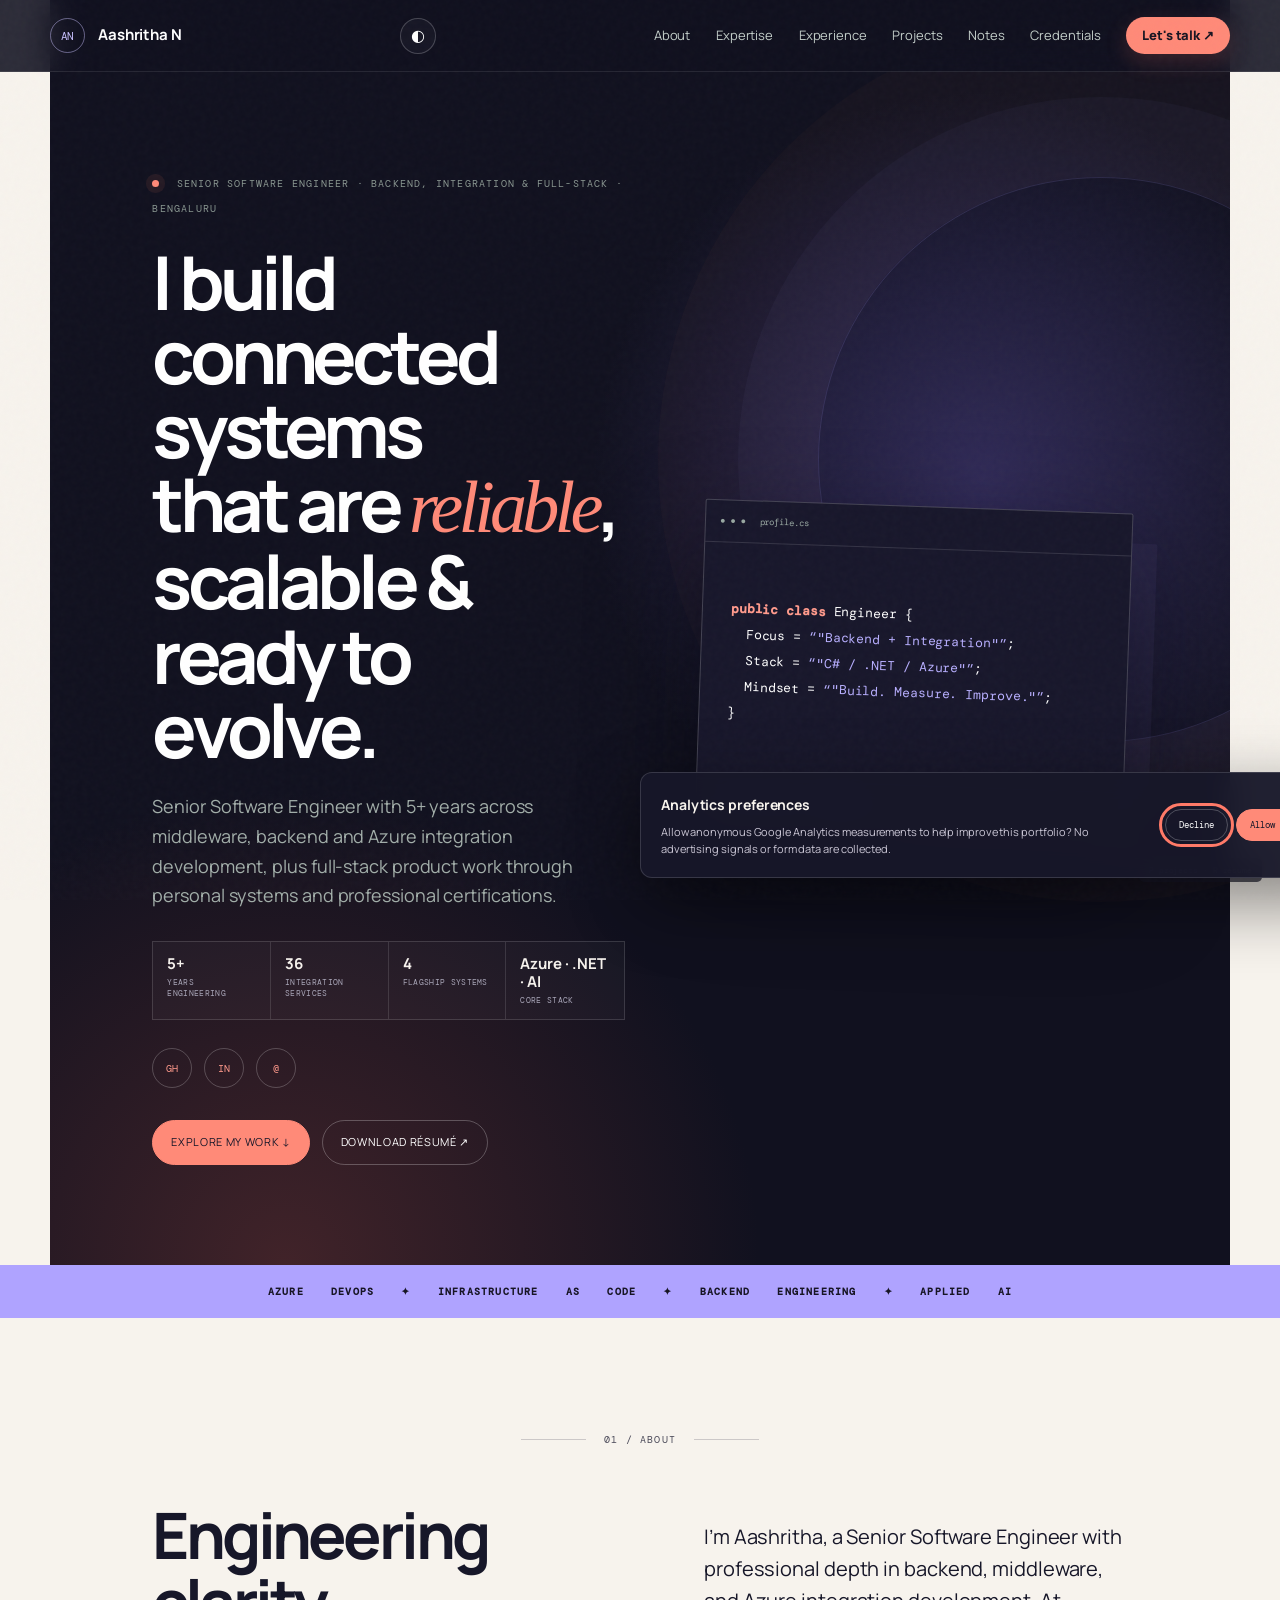
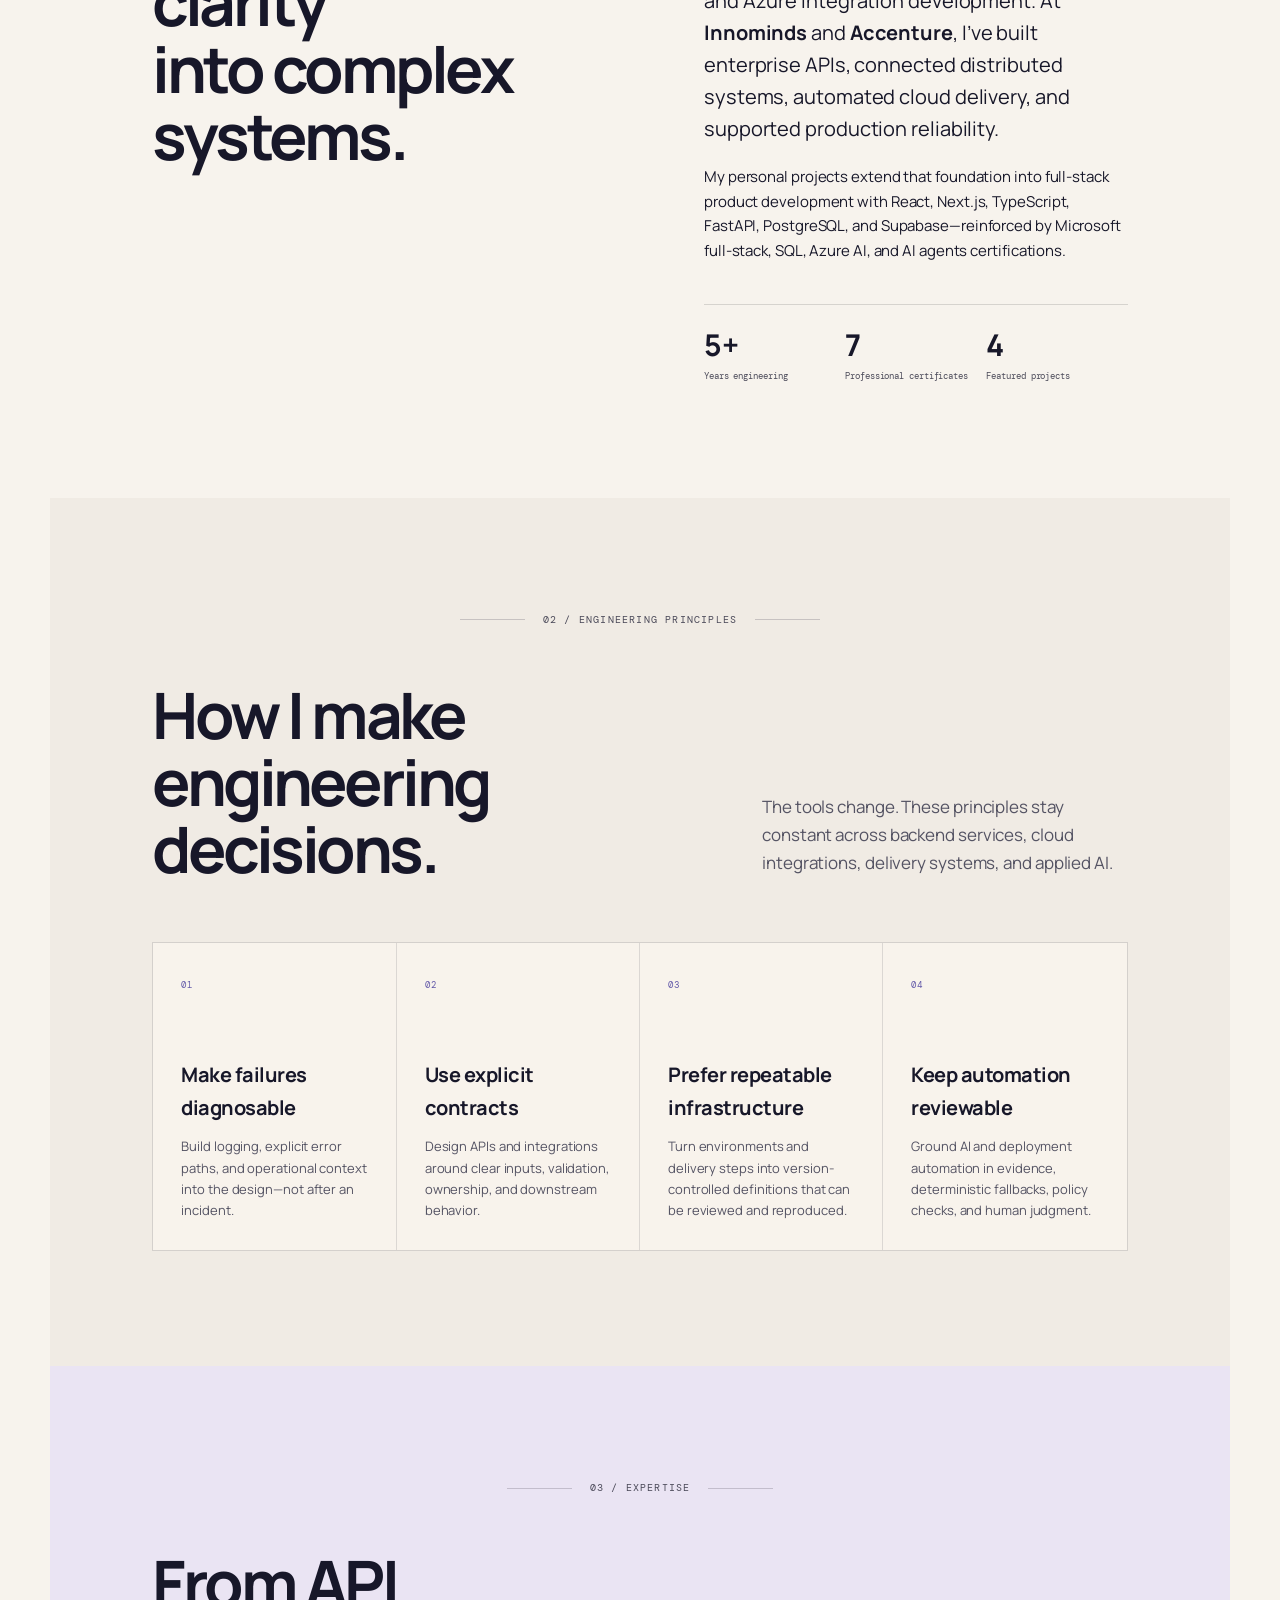
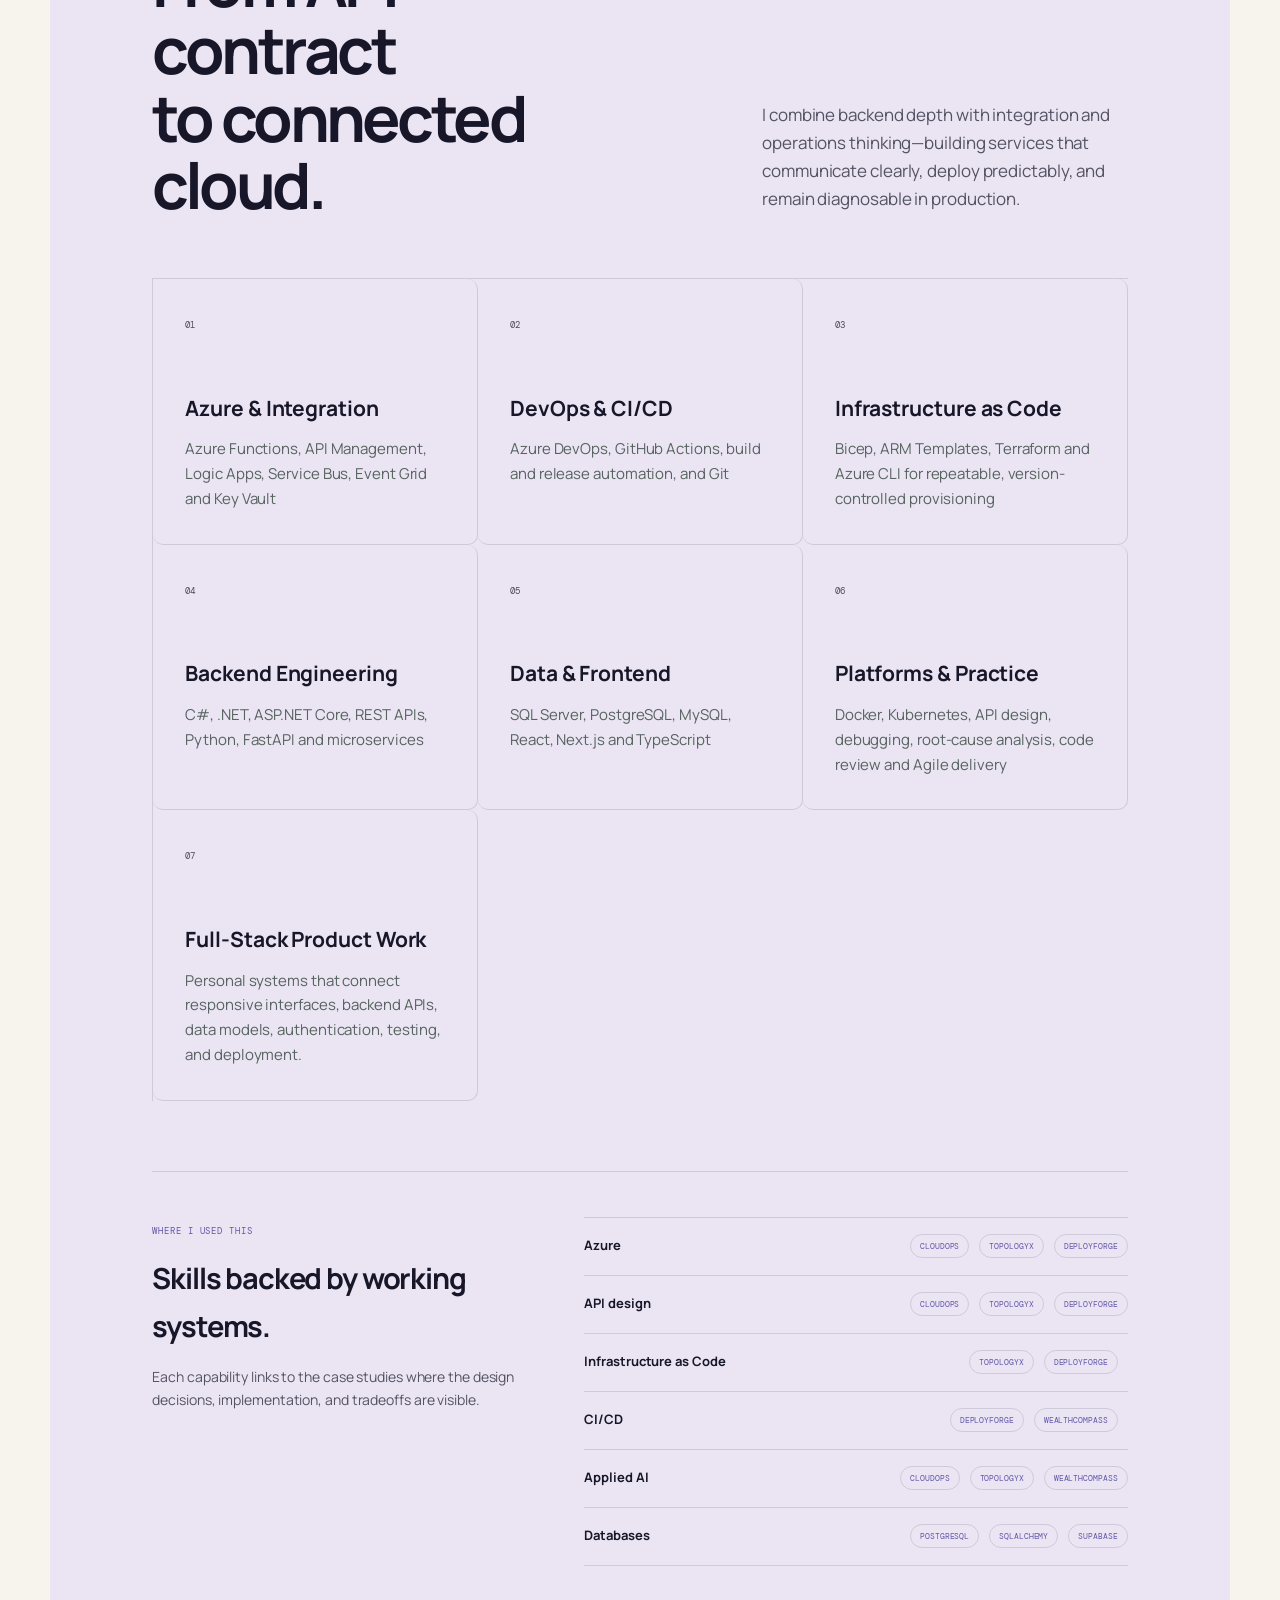
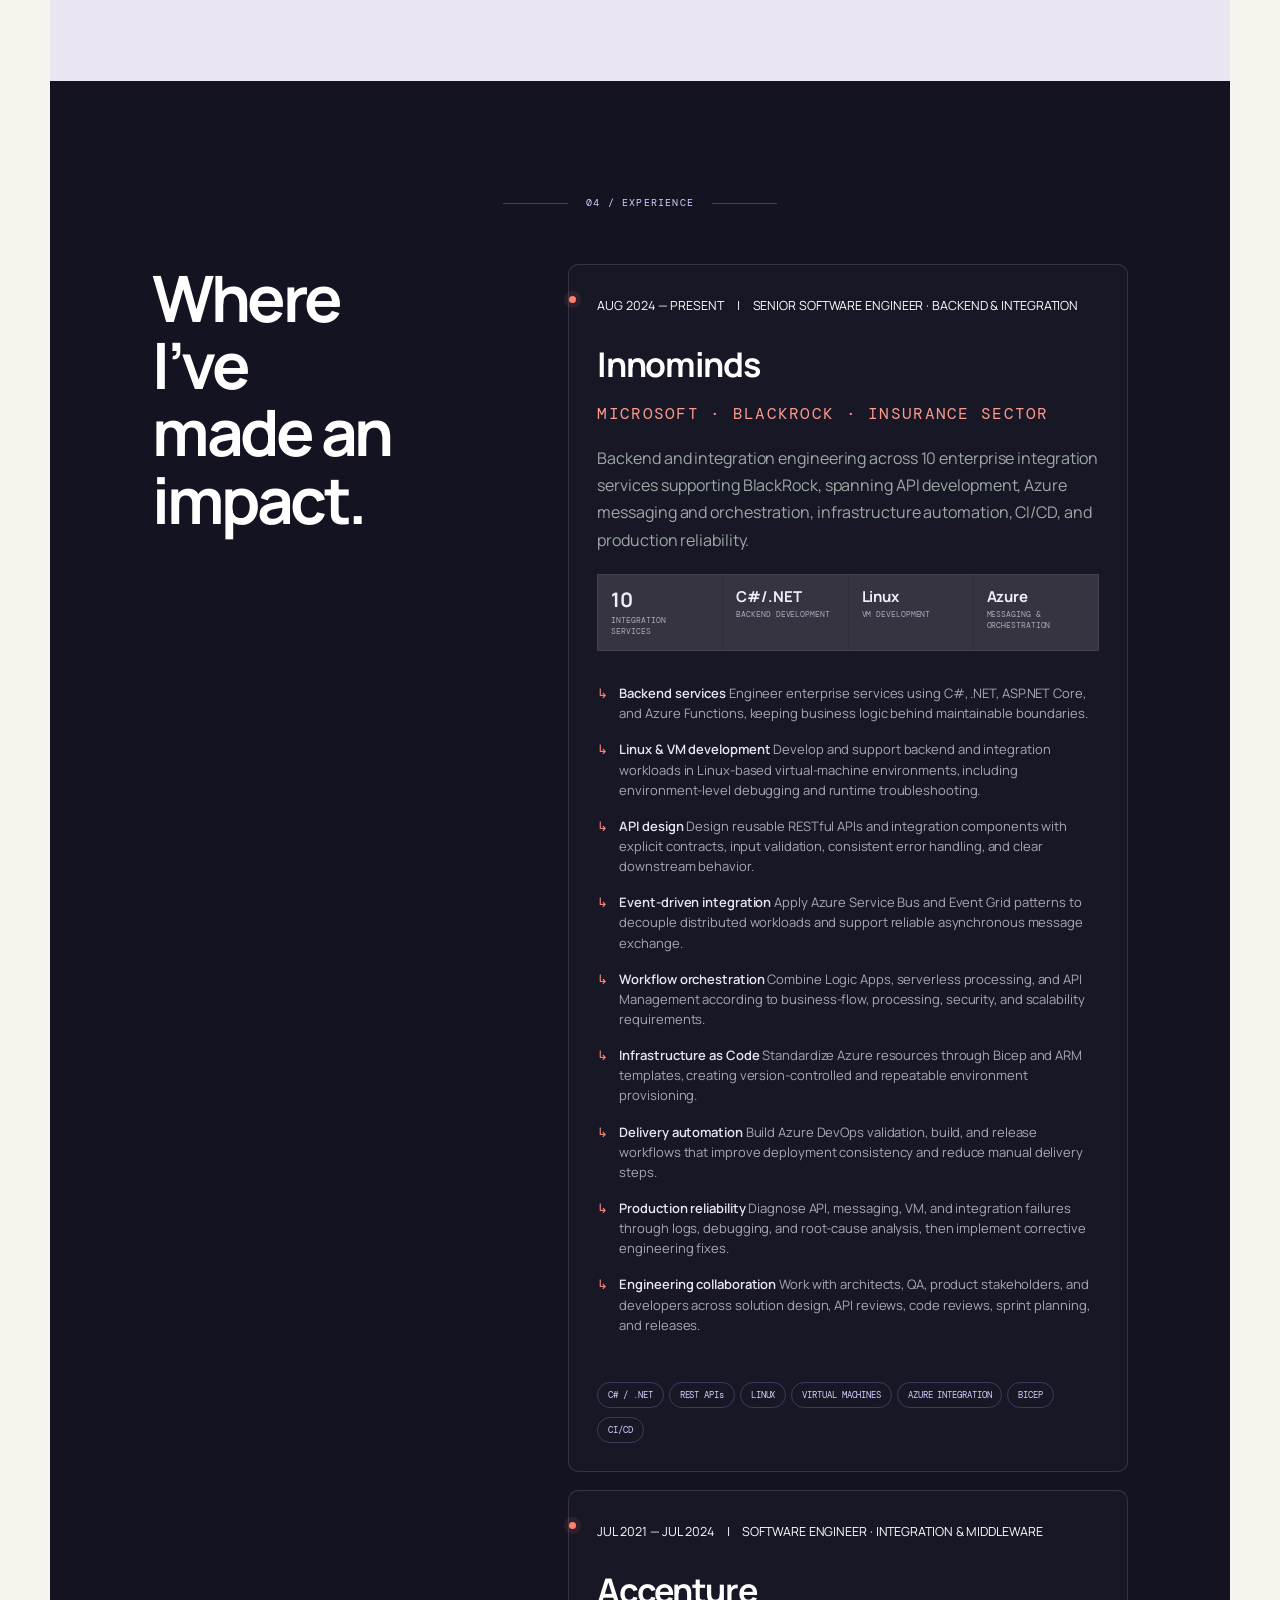
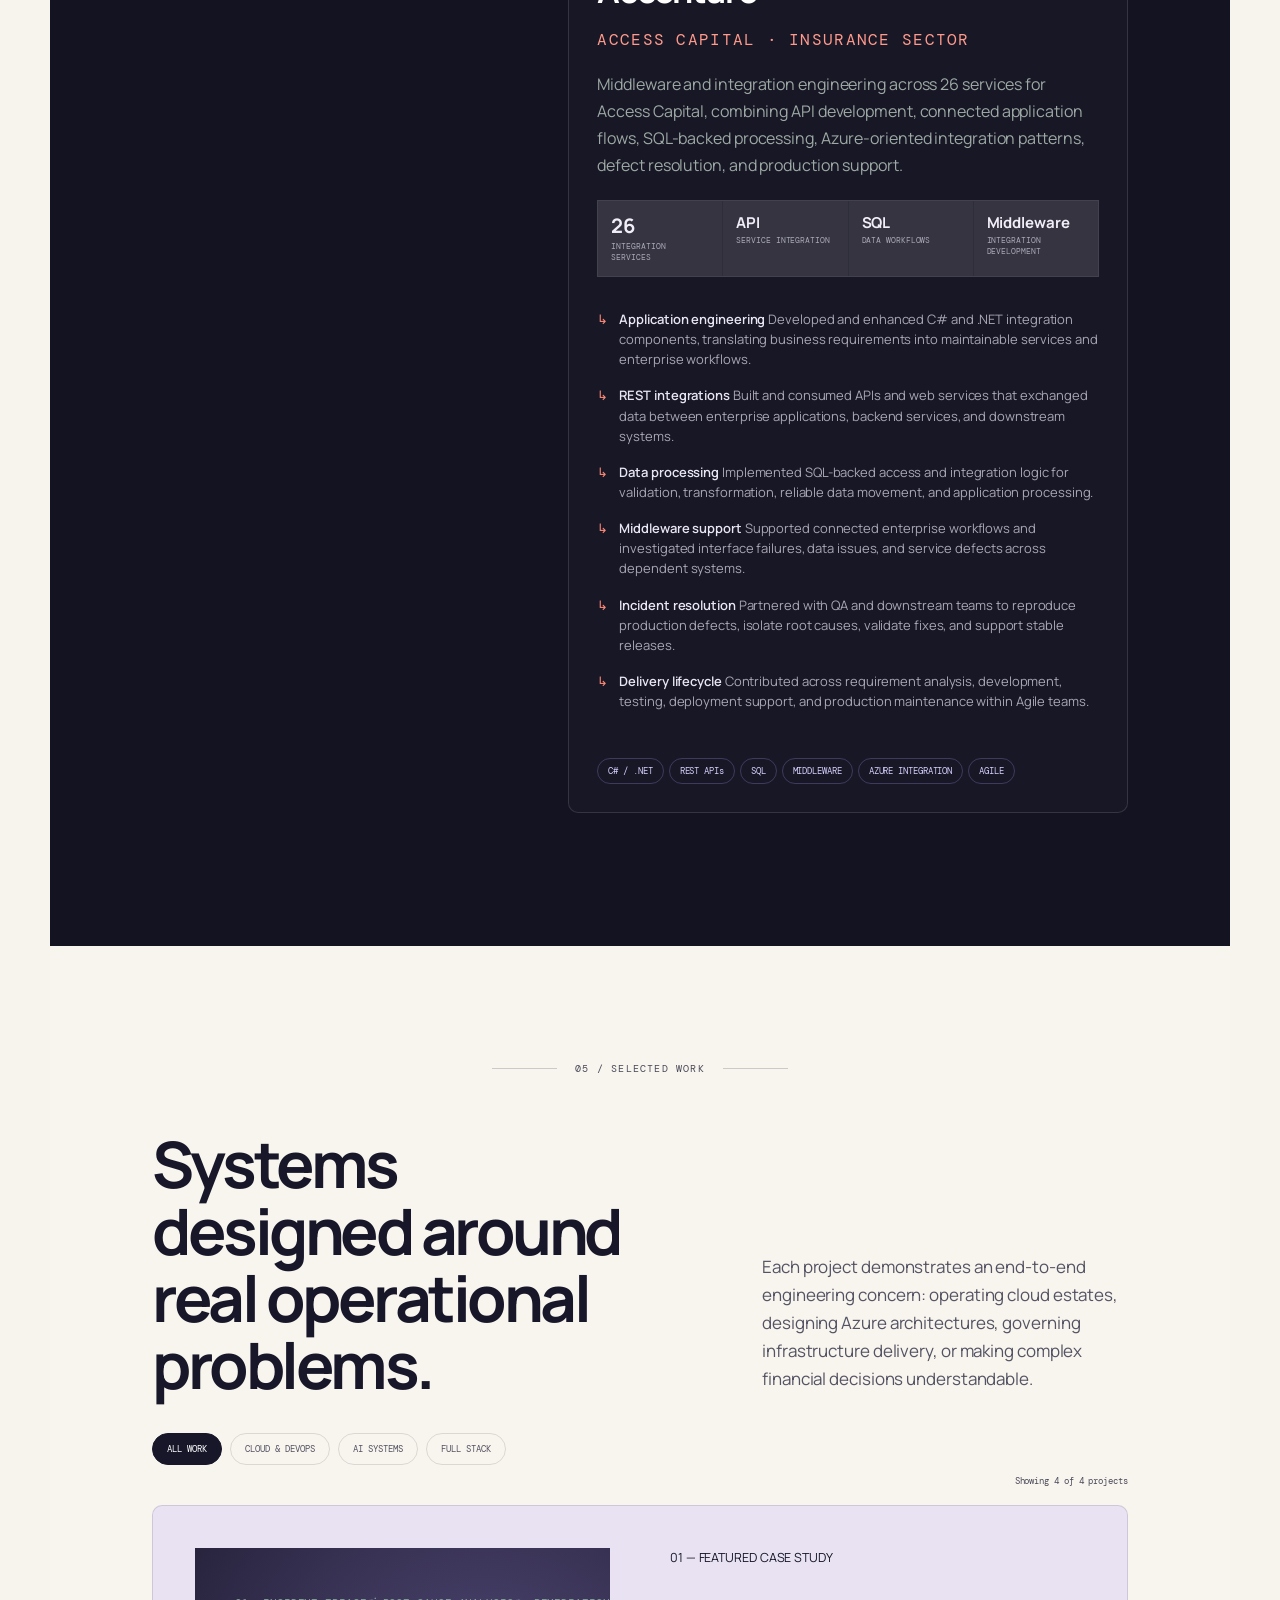
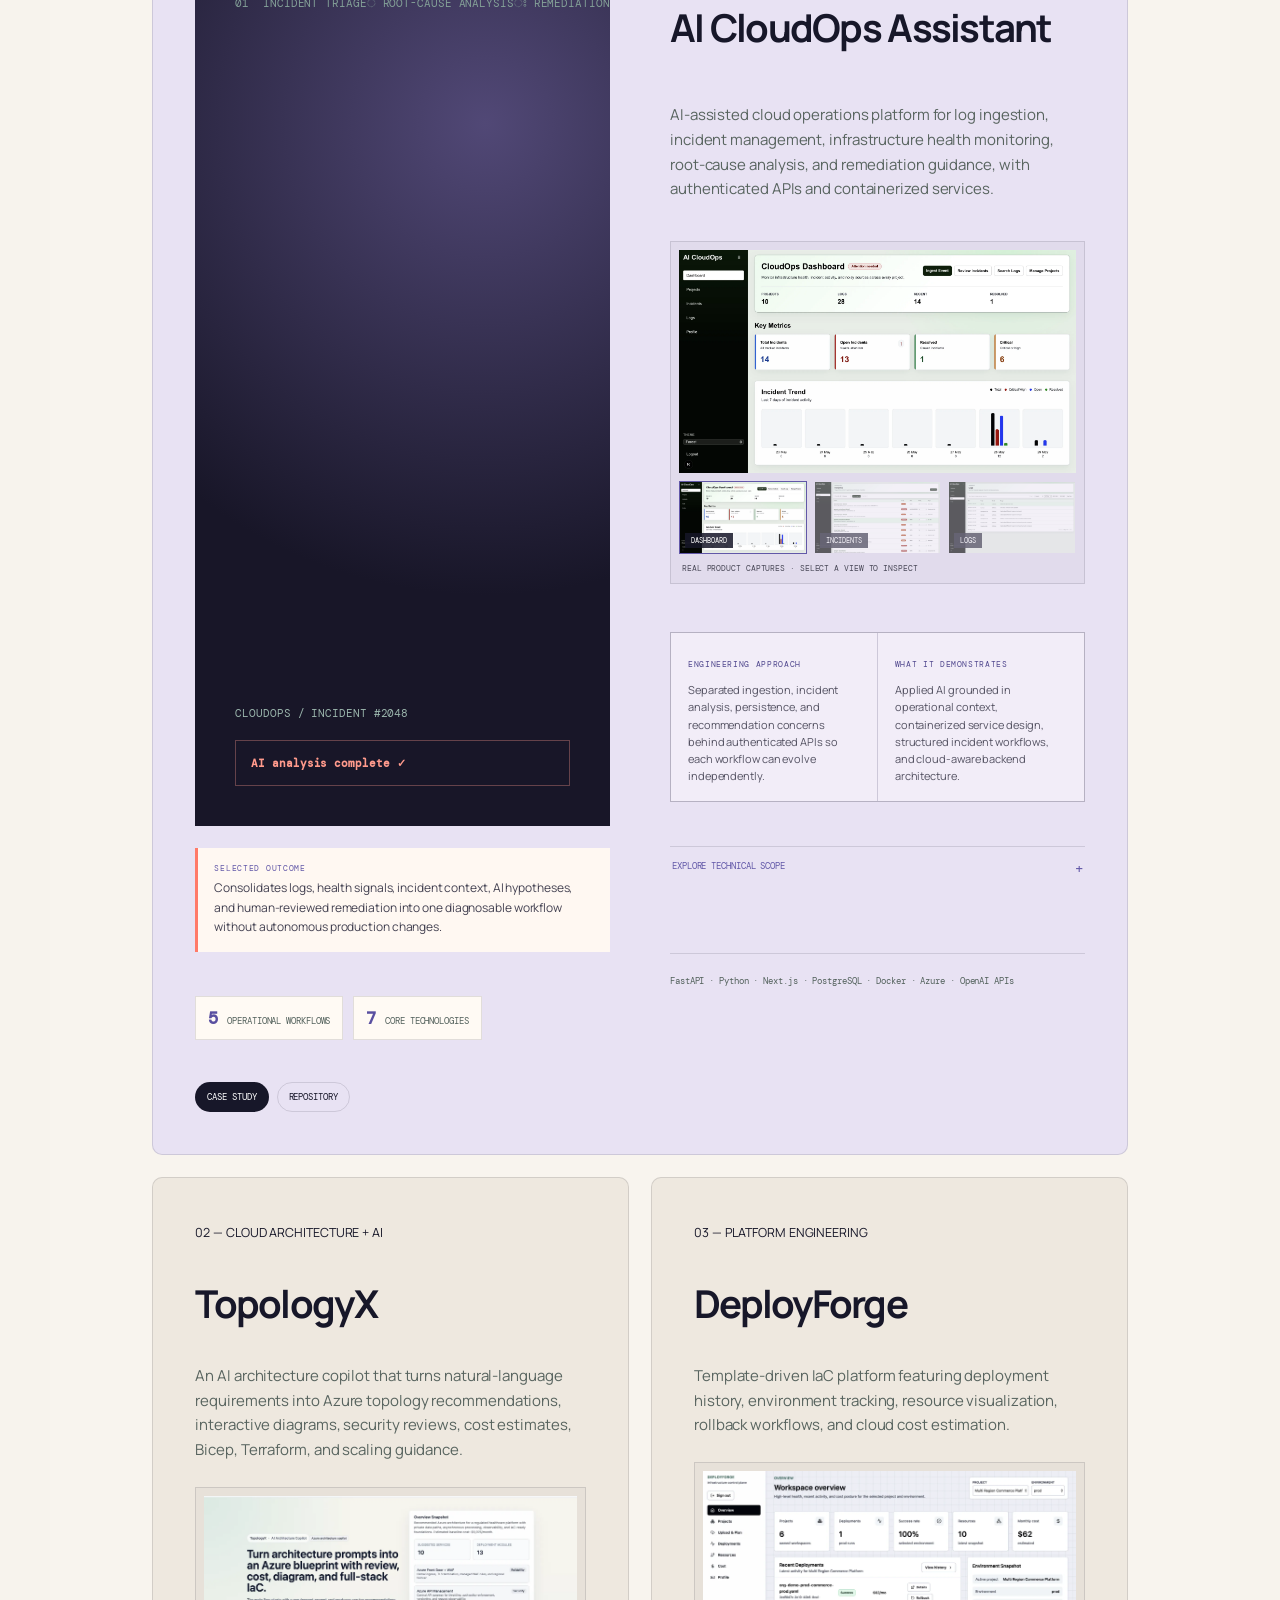
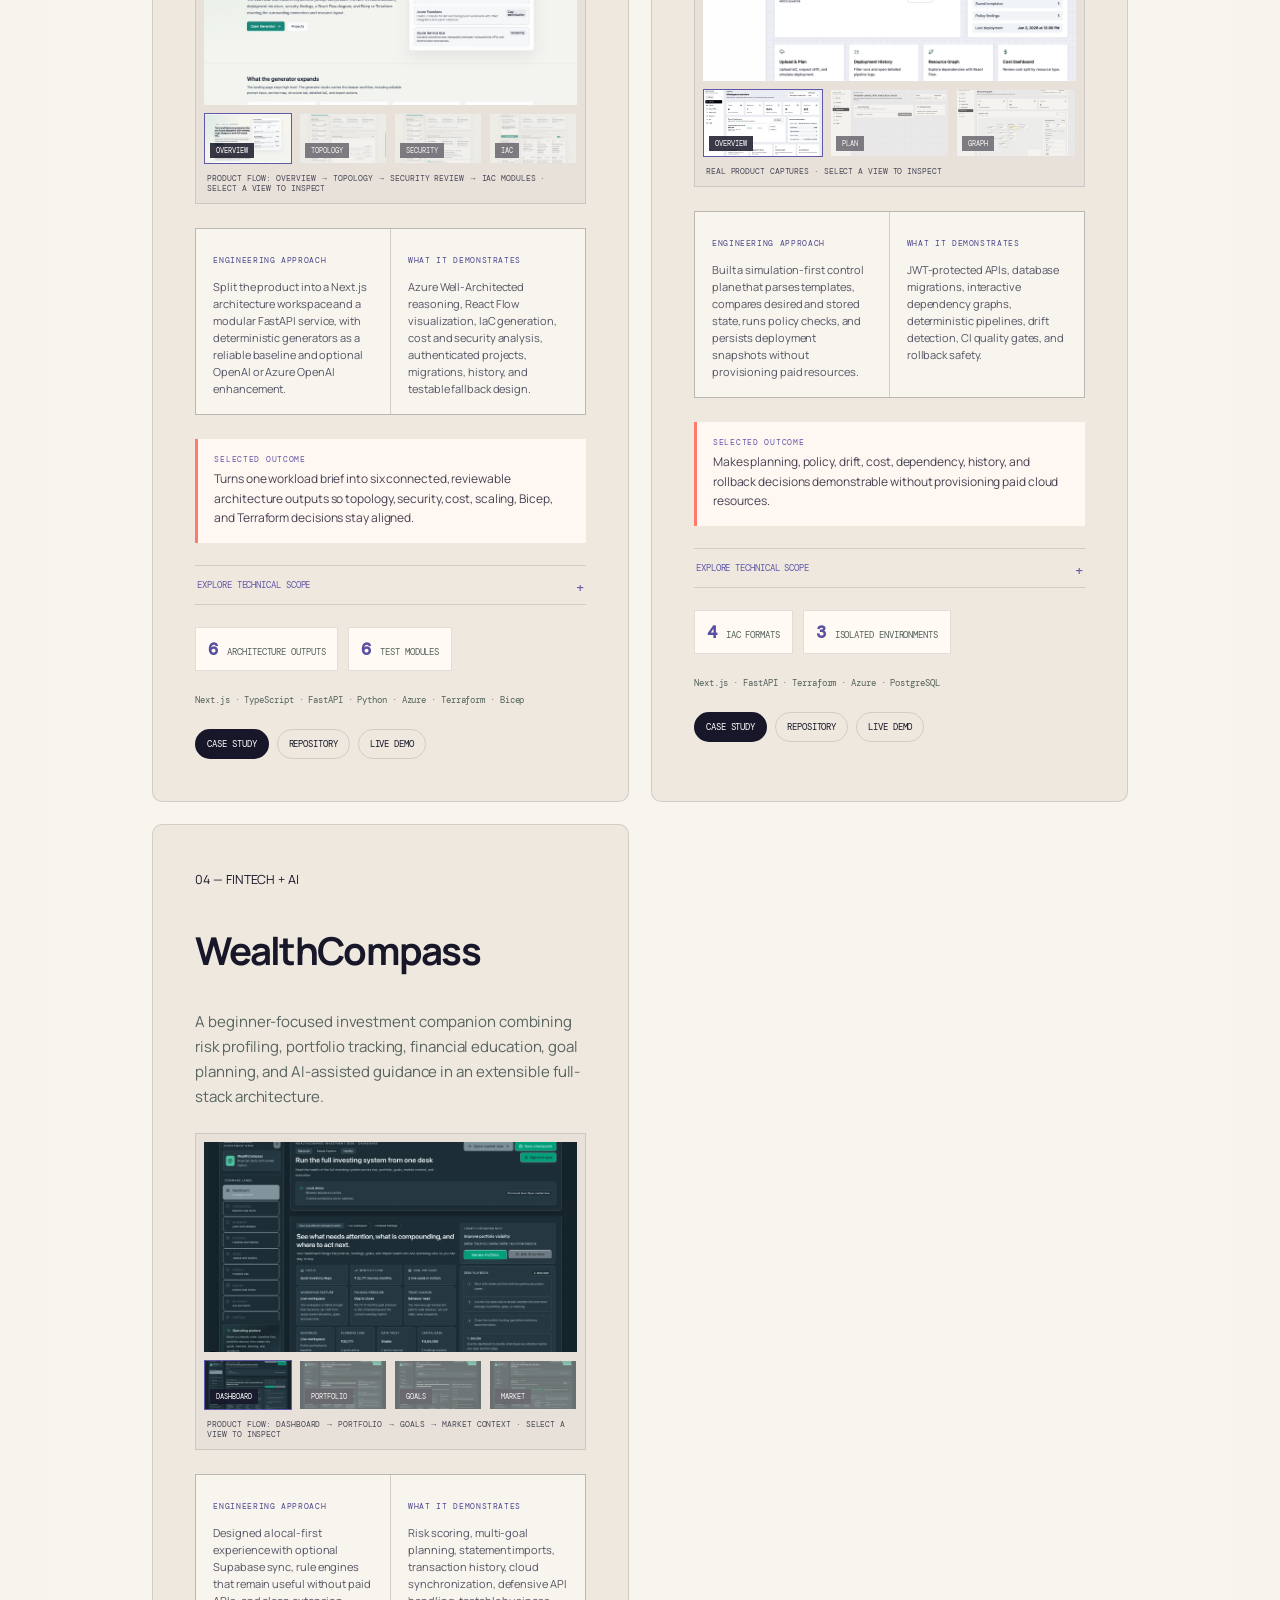
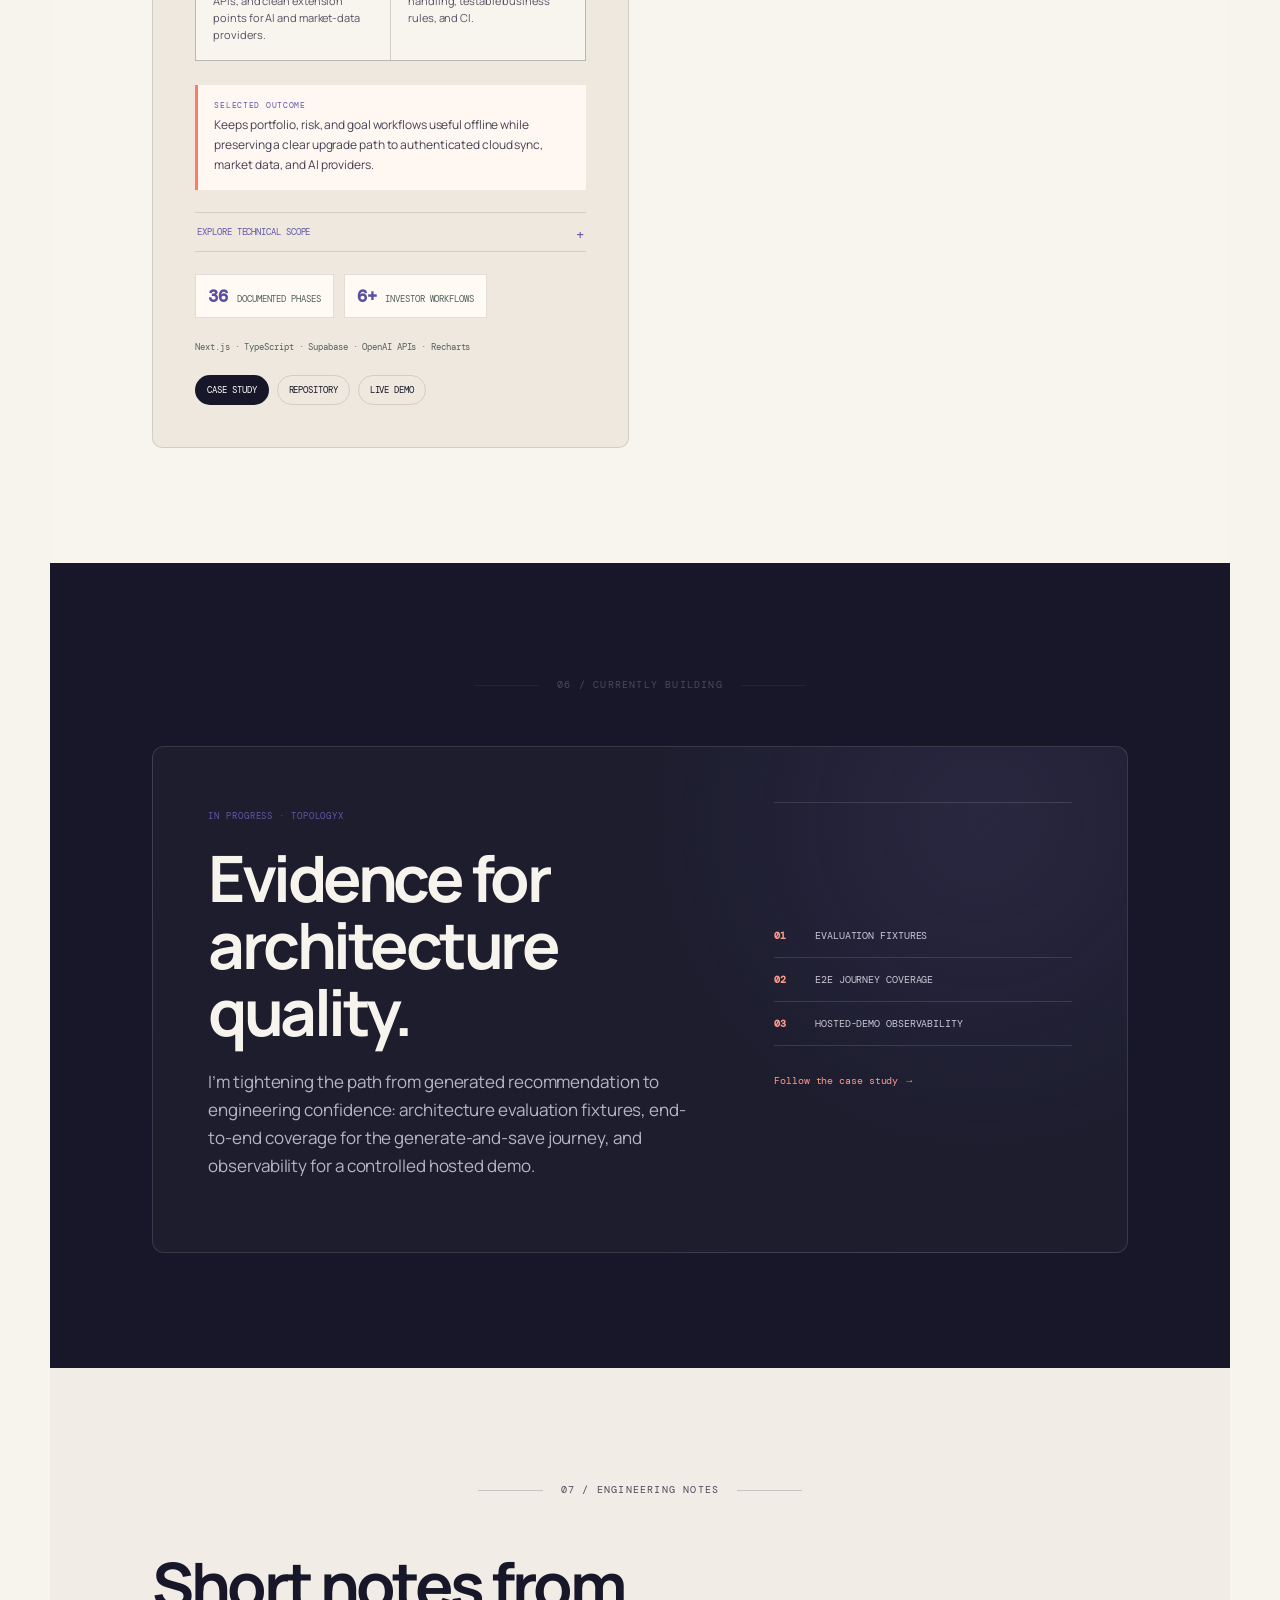
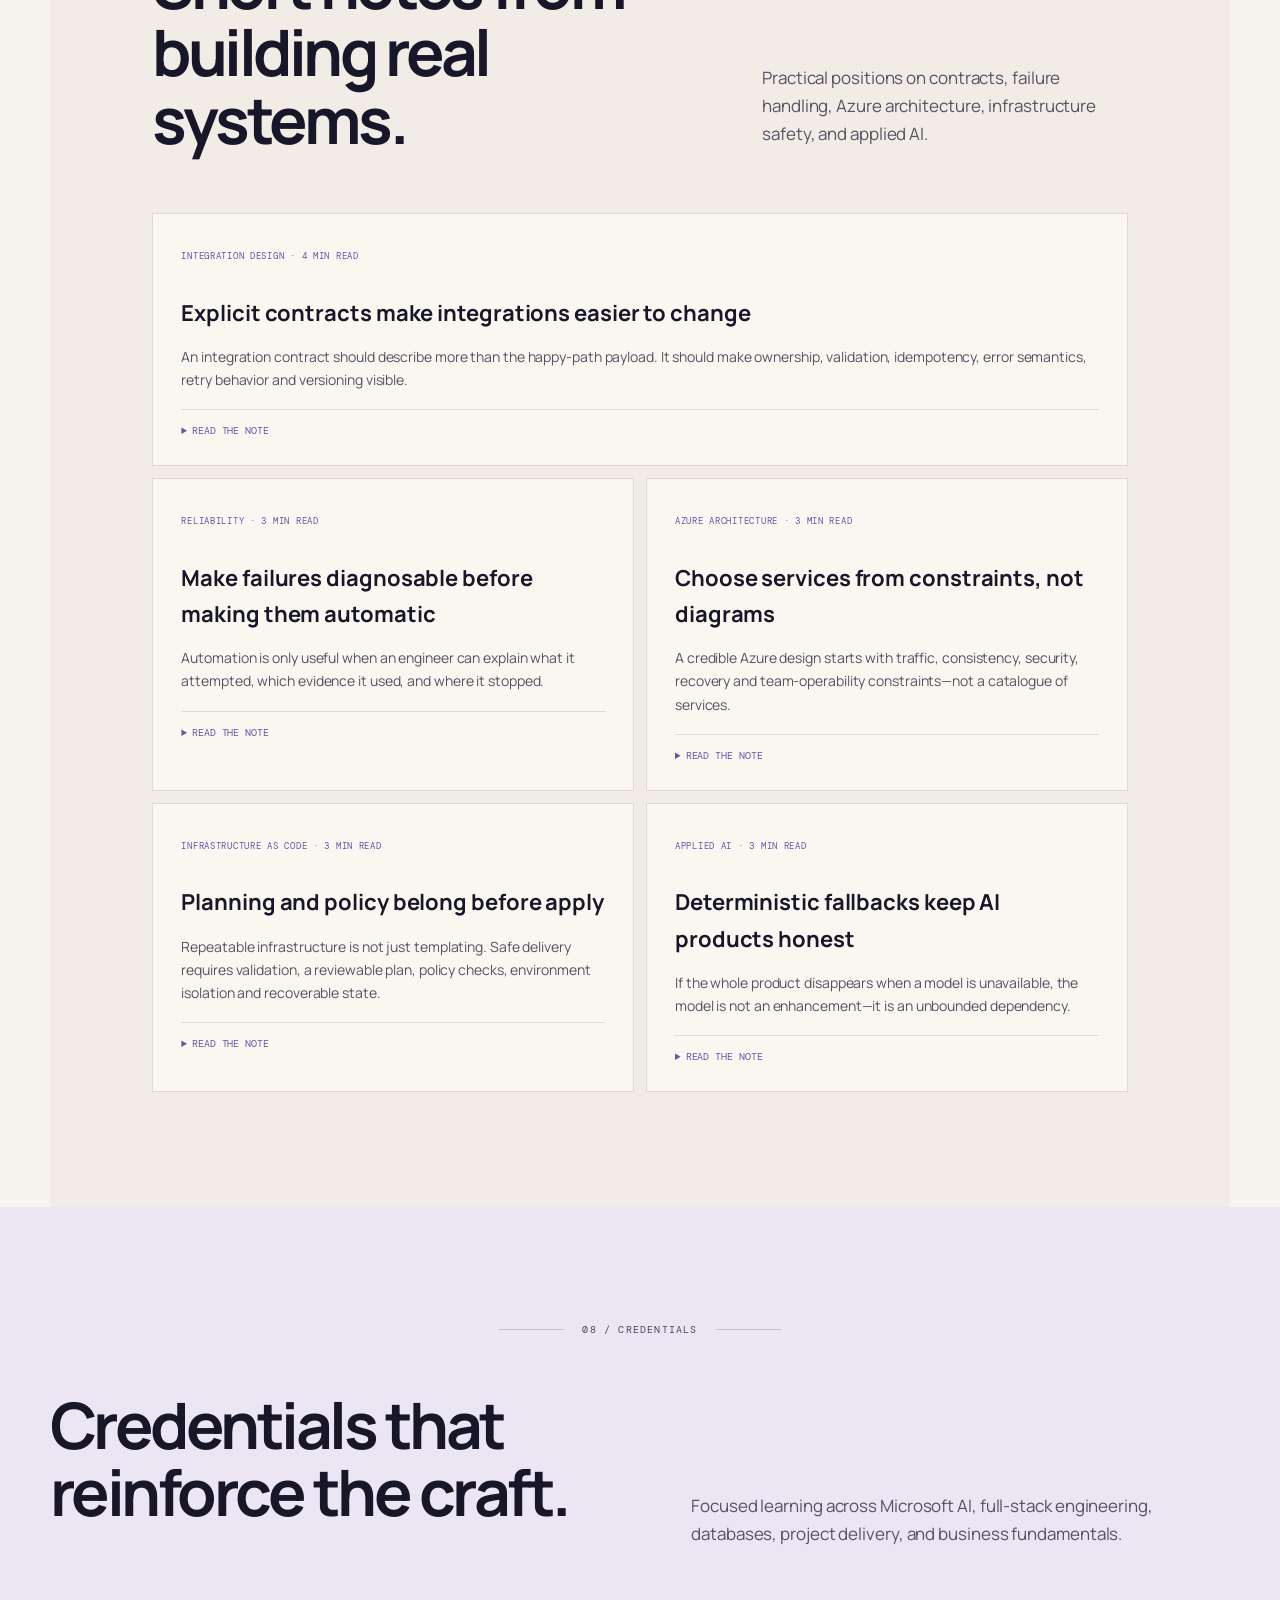
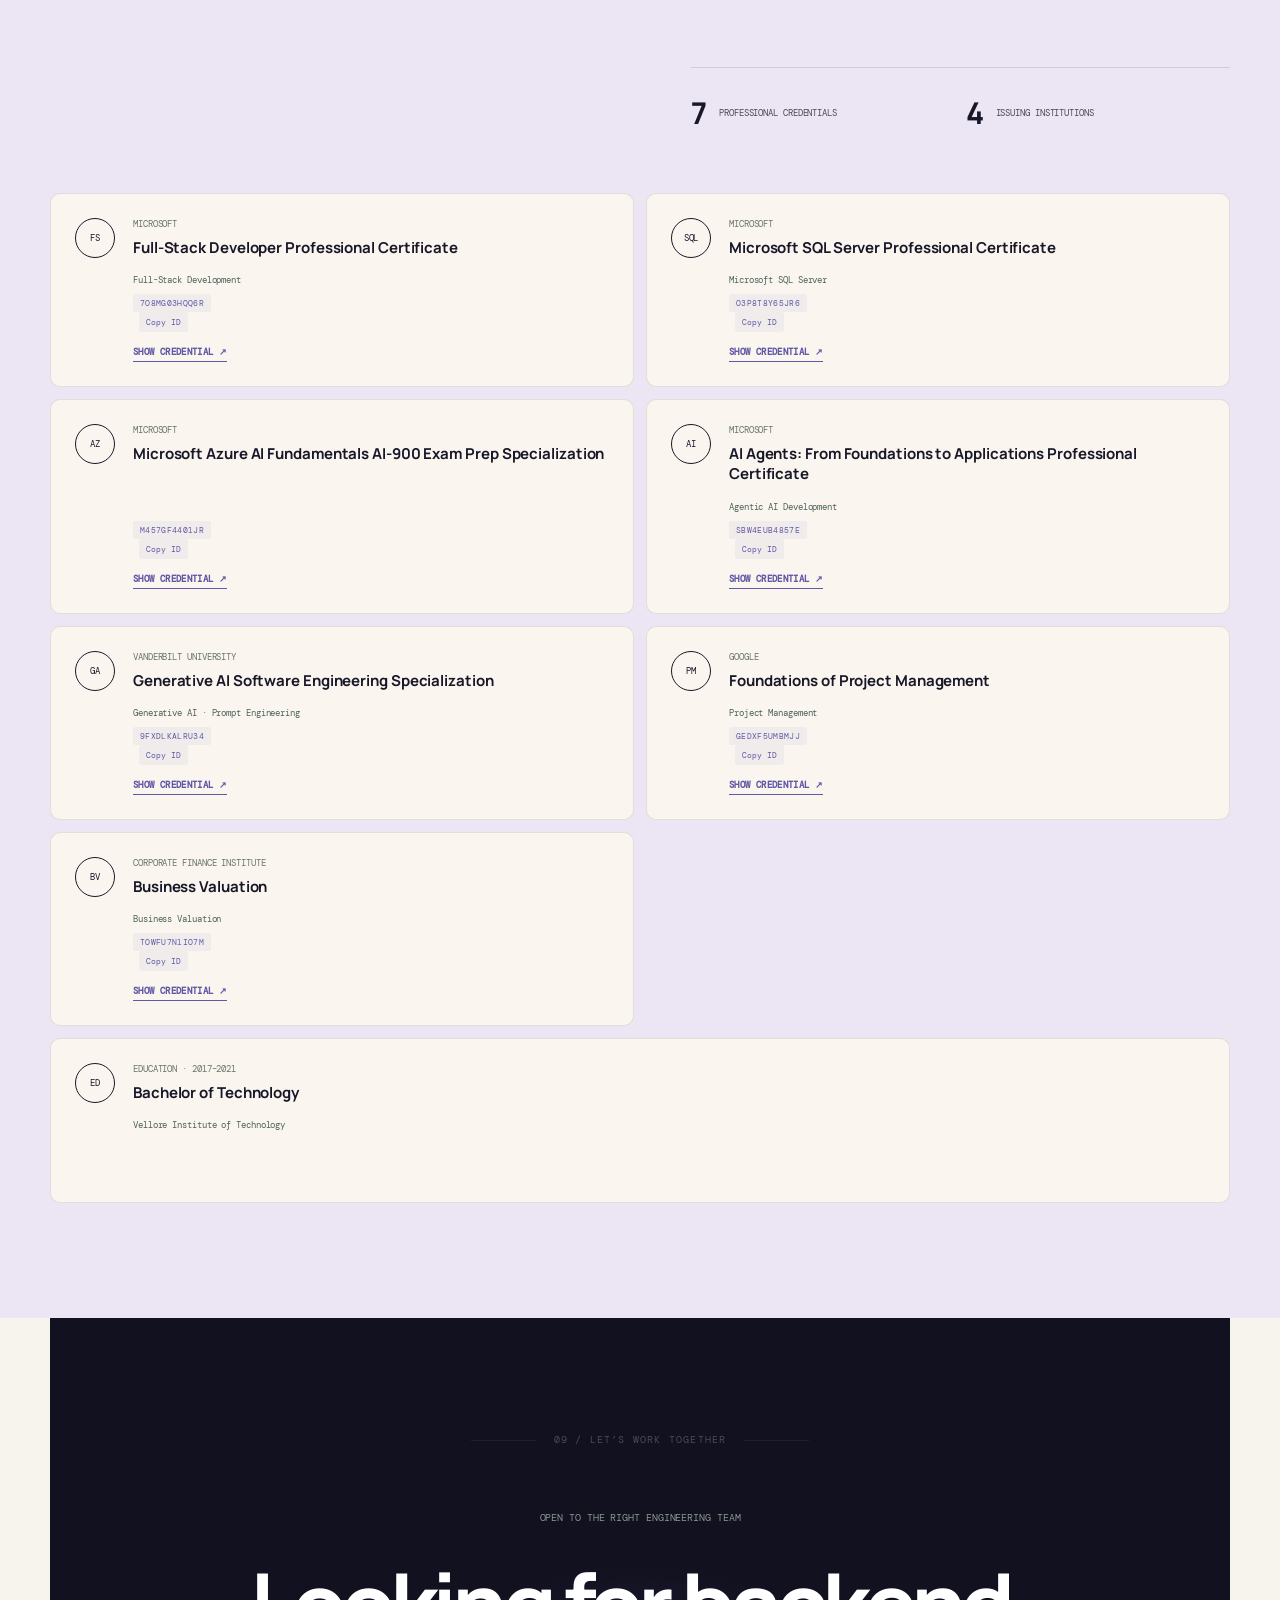
<file: index.html>
<!DOCTYPE html>
<html lang="en">
<head>
<meta http-equiv="Content-Type" content="text/html; charset=UTF-8">
<meta charset="utf-8">
<meta name="viewport" content="width=device-width,initial-scale=1">
<meta name="description" content="Aashritha N &mdash; Senior Software Engineer specializing in backend and integration engineering with C#, .NET, Azure and REST APIs.">
<meta name="author" content="Aashritha N">
<meta name="google-site-verification" content="AKuOBgS4LV9DdMYGWzLJADZ3jsbAuxcbqAS--4cr3CA">
<meta property="og:type" content="website">
<meta property="og:site_name" content="Aashritha N — Engineering Portfolio">
<meta property="og:title" content="Aashritha N — Senior Software Engineer">
<meta property="og:description" content="Backend and integration engineering across C#, .NET, Azure, REST APIs, event-driven systems and cloud automation.">
<meta property="og:url" content="https://codebyaash.github.io/portfolio/">
<meta property="og:image" content="https://codebyaash.github.io/portfolio/assets/social/aashritha-portfolio-og.jpg">
<meta property="og:image:type" content="image/jpeg">
<meta property="og:image:width" content="1200">
<meta property="og:image:height" content="630">
<meta property="og:image:alt" content="Abstract cloud architecture illustration for Aashritha N's engineering portfolio">
<meta name="twitter:card" content="summary_large_image">
<meta name="twitter:title" content="Aashritha N — Senior Software Engineer">
<meta name="twitter:description" content="Backend and integration engineering with C#, .NET, Azure, REST APIs and cloud automation.">
<meta name="twitter:image" content="https://codebyaash.github.io/portfolio/assets/social/aashritha-portfolio-og.jpg">
<title>Aashritha N &mdash; Senior Software Engineer</title>
<link rel="canonical" href="https://codebyaash.github.io/portfolio/">
<link rel="icon" href="assets/favicon.svg" type="image/svg+xml">
<link rel="manifest" href="site.webmanifest">
<meta name="theme-color" content="#171729">
<script type="application/ld+json">
{
  "@context": "https://schema.org",
  "@graph": [
    {
      "@type": "ProfilePage",
      "@id": "https://codebyaash.github.io/portfolio/#profile",
      "url": "https://codebyaash.github.io/portfolio/",
      "name": "Aashritha N — Senior Software Engineer",
      "description": "Engineering portfolio covering backend and integration engineering, C#, .NET, Azure, REST APIs, event-driven systems and cloud automation.",
      "mainEntity": { "@id": "https://codebyaash.github.io/portfolio/#aashritha" }
    },
    {
      "@type": "Person",
      "@id": "https://codebyaash.github.io/portfolio/#aashritha",
      "name": "Aashritha N",
      "url": "https://codebyaash.github.io/portfolio/",
      "image": "https://codebyaash.github.io/portfolio/assets/social/aashritha-portfolio-og.jpg",
      "jobTitle": "Senior Software Engineer",
      "address": { "@type": "PostalAddress", "addressLocality": "Bengaluru", "addressCountry": "IN" },
      "alumniOf": { "@type": "CollegeOrUniversity", "name": "Vellore Institute of Technology" },
      "sameAs": [
        "https://www.linkedin.com/in/aashritha-nagesh-333748250",
        "https://github.com/codebyaash"
      ],
      "knowsAbout": ["Backend engineering", "Integration engineering", "C#", ".NET", "ASP.NET Core", "REST APIs", "Microsoft Azure", "Azure Functions", "API Management", "Service Bus", "Logic Apps", "Infrastructure as Code", "DevOps", "Applied AI"]
    }
  ]
}
</script>
<link rel="preconnect" href="https://fonts.googleapis.com">
<link rel="preconnect" href="https://fonts.gstatic.com" crossorigin>
<link href="https://fonts.googleapis.com/css2?family=DM+Mono&amp;family=Manrope:wght@400;600;700;800&amp;display=swap" rel="stylesheet">
<link rel="stylesheet" href="style.css">
<link rel="stylesheet" href="polish.css">
<link rel="stylesheet" href="certifications.css">
<link rel="stylesheet" href="redesign.css">
<link rel="stylesheet" href="palette.css">
<link rel="stylesheet" href="structure.css">
<link rel="stylesheet" href="features.css">
<link rel="stylesheet" href="credential-links.css">
<link rel="stylesheet" href="gallery.css">
<link rel="stylesheet" href="case-study-links.css">
<link rel="stylesheet" href="audit-fixes.css">
<link rel="stylesheet" href="portfolio-enhancements.css">
<link rel="stylesheet" href="case-enhancements.css">
<link rel="stylesheet" href="analytics.css">
</head>
<body><a class="skip-link" href="#main-content">Skip to main content</a>
<header><a class="logo" href="#top"><b>AN</b> Aashritha N</a><button id="menu" aria-label="Open menu" aria-expanded="false">&#9776;</button><nav><a href="#about">About</a><a href="#skills">Expertise</a><a href="#experience">Experience</a><a href="#projects">Projects</a><a href="#notes">Notes</a><a href="#credentials">Credentials</a><a class="pill" href="#contact">Let's talk &#8599;</a></nav></header>
<main id="main-content"><section class="hero" id="top"><div class="reveal">
<small><i></i> SENIOR SOFTWARE ENGINEER · BACKEND, INTEGRATION &amp; FULL-STACK · BENGALURU</small><h1>I build connected systems<br>that are <em>reliable</em>,<br>scalable &amp; ready to evolve.</h1>
<p>Senior Software Engineer with 5+ years across middleware, backend and Azure integration development, plus full-stack product work through personal systems and professional certifications.</p>
<div class="impact-snapshot" aria-label="Impact snapshot"><span><strong>5+</strong> years engineering</span><span><strong>36</strong> integration services</span><span><strong>4</strong> flagship systems</span><span><strong>Azure · .NET · AI</strong> core stack</span></div>
<div class="hero-socials"><a href="https://github.com/codebyaash" aria-label="GitHub (GH)">GH</a><a href="https://www.linkedin.com/in/aashritha-nagesh-333748250" aria-label="LinkedIn (IN)">IN</a><a href="mailto:codebyaash@gmail.com" aria-label="Email (@)">@</a></div>
<div class="actions">
<a class="primary" href="#projects">Explore my work &darr;</a><a href="resume.pdf" download>Download r&eacute;sum&eacute; &#8599;</a>
</div>
</div>
<div class="terminal reveal">
<span>&#9679; &#9679; &#9679;&#12288; profile.cs</span><pre><b>public class</b> Engineer {
  Focus = <q>"Backend + Integration"</q>;
  Stack = <q>"C# / .NET / Azure"</q>;
  Mindset = <q>"Build. Measure. Improve."</q>;
}</pre>
<footer>5 YEARS EXPERIENCE&#12288; <q>&#9679; ONLINE</q></footer>
</div></section>
<div class="ticker">AZURE DEVOPS &#10022; INFRASTRUCTURE AS CODE &#10022; BACKEND ENGINEERING &#10022; APPLIED AI</div>
<section id="about"><label>01 / ABOUT</label><div class="cols">
<h2>Engineering clarity<br>into complex systems.</h2>
<div>
<p class="lead">I&rsquo;m Aashritha, a Senior Software Engineer with professional depth in backend, middleware, and Azure integration development. At <b>Innominds</b> and <b>Accenture</b>, I&rsquo;ve built enterprise APIs, connected distributed systems, automated cloud delivery, and supported production reliability.</p>
<p>My personal projects extend that foundation into full-stack product development with React, Next.js, TypeScript, FastAPI, PostgreSQL, and Supabase—reinforced by Microsoft full-stack, SQL, Azure AI, and AI agents certifications.</p>
<div class="stats">
<b>5+<small>Years engineering</small></b><b>7<small>Professional certificates</small></b><b>4<small>Featured projects</small></b>
</div>
</div>
</div></section>
<section id="principles" class="principles-section engineering-principles"><label>02 / ENGINEERING PRINCIPLES</label><div class="section-intro"><h2>How I make<br>engineering decisions.</h2><p>The tools change. These principles stay constant across backend services, cloud integrations, delivery systems, and applied AI.</p></div><div class="principles-grid">
<article><small>01</small><h3>Make failures diagnosable</h3><p>Build logging, explicit error paths, and operational context into the design—not after an incident.</p></article>
<article><small>02</small><h3>Use explicit contracts</h3><p>Design APIs and integrations around clear inputs, validation, ownership, and downstream behavior.</p></article>
<article><small>03</small><h3>Prefer repeatable infrastructure</h3><p>Turn environments and delivery steps into version-controlled definitions that can be reviewed and reproduced.</p></article>
<article><small>04</small><h3>Keep automation reviewable</h3><p>Ground AI and deployment automation in evidence, deterministic fallbacks, policy checks, and human judgment.</p></article>
</div></section>
<section id="skills" class="skills-section"><label>03 / EXPERTISE</label><div class="section-intro"><h2>From API contract<br>to connected cloud.</h2><p>I combine backend depth with integration and operations thinking—building services that communicate clearly, deploy predictably, and remain diagnosable in production.</p></div><div class="skill-grid">
<article><small>01</small><h3>Azure &amp; Integration</h3><p>Azure Functions, API Management, Logic Apps, Service Bus, Event Grid and Key Vault</p></article>
<article><small>02</small><h3>DevOps &amp; CI/CD</h3><p>Azure DevOps, GitHub Actions, build and release automation, and Git</p></article>
<article><small>03</small><h3>Infrastructure as Code</h3><p>Bicep, ARM Templates, Terraform and Azure CLI for repeatable, version-controlled provisioning</p></article>
<article><small>04</small><h3>Backend Engineering</h3><p>C#, .NET, ASP.NET Core, REST APIs, Python, FastAPI and microservices</p></article>
<article><small>05</small><h3>Data &amp; Frontend</h3><p>SQL Server, PostgreSQL, MySQL, React, Next.js and TypeScript</p></article>
<article><small>06</small><h3>Platforms &amp; Practice</h3><p>Docker, Kubernetes, API design, debugging, root-cause analysis, code review and Agile delivery</p></article>
<article><small>07</small><h3>Full-Stack Product Work</h3><p>Personal systems that connect responsive interfaces, backend APIs, data models, authentication, testing, and deployment.</p></article>
</div><div class="skill-map"><div class="skill-map-copy"><small>WHERE I USED THIS</small><h3>Skills backed by working systems.</h3><p>Each capability links to the case studies where the design decisions, implementation, and tradeoffs are visible.</p></div><div class="skill-map-list">
<div><strong>Azure</strong><a href="cloudops.html">CloudOps</a><a href="topologyx.html">TopologyX</a><a href="deployforge.html">DeployForge</a></div>
<div><strong>API design</strong><a href="cloudops.html">CloudOps</a><a href="topologyx.html">TopologyX</a><a href="deployforge.html">DeployForge</a></div>
<div><strong>Infrastructure as Code</strong><a href="topologyx.html">TopologyX</a><a href="deployforge.html">DeployForge</a></div>
<div><strong>CI/CD</strong><a href="deployforge.html">DeployForge</a><a href="wealthcompass.html">WealthCompass</a></div>
<div><strong>Applied AI</strong><a href="cloudops.html">CloudOps</a><a href="topologyx.html">TopologyX</a><a href="wealthcompass.html">WealthCompass</a></div>
<div><strong>Databases</strong><a href="cloudops.html">PostgreSQL</a><a href="deployforge.html">SQLAlchemy</a><a href="wealthcompass.html">Supabase</a></div>
</div></div></section>
<section class="dark" id="experience"><label>04 / EXPERIENCE</label><div class="cols">
<h2>Where I&rsquo;ve<br>made an impact.</h2>
<div class="timeline">
<article><small>AUG 2024 &mdash; PRESENT&#12288;|&#12288;SENIOR SOFTWARE ENGINEER · BACKEND &amp; INTEGRATION</small><h3>Innominds</h3>
<p class="client-line">Microsoft &middot; BlackRock &middot; INSURANCE SECTOR</p>
<p>Backend and integration engineering across 10 enterprise integration services supporting BlackRock, spanning API development, Azure messaging and orchestration, infrastructure automation, CI/CD, and production reliability.</p>
<div class="role-metrics" aria-label="Innominds engineering scope"><span><strong>10</strong> integration services</span><span><strong>C#/.NET</strong> backend development</span><span><strong>Linux</strong> VM development</span><span><strong>Azure</strong> messaging &amp; orchestration</span></div>
<ul class="role-details"><li><b>Backend services</b> Engineer enterprise services using C#, .NET, ASP.NET Core, and Azure Functions, keeping business logic behind maintainable boundaries.</li><li><b>Linux &amp; VM development</b> Develop and support backend and integration workloads in Linux-based virtual-machine environments, including environment-level debugging and runtime troubleshooting.</li><li><b>API design</b> Design reusable RESTful APIs and integration components with explicit contracts, input validation, consistent error handling, and clear downstream behavior.</li><li><b>Event-driven integration</b> Apply Azure Service Bus and Event Grid patterns to decouple distributed workloads and support reliable asynchronous message exchange.</li><li><b>Workflow orchestration</b> Combine Logic Apps, serverless processing, and API Management according to business-flow, processing, security, and scalability requirements.</li><li><b>Infrastructure as Code</b> Standardize Azure resources through Bicep and ARM templates, creating version-controlled and repeatable environment provisioning.</li><li><b>Delivery automation</b> Build Azure DevOps validation, build, and release workflows that improve deployment consistency and reduce manual delivery steps.</li><li><b>Production reliability</b> Diagnose API, messaging, VM, and integration failures through logs, debugging, and root-cause analysis, then implement corrective engineering fixes.</li><li><b>Engineering collaboration</b> Work with architects, QA, product stakeholders, and developers across solution design, API reviews, code reviews, sprint planning, and releases.</li></ul>
<span>C# / .NET</span><span>REST APIs</span><span>LINUX</span><span>VIRTUAL MACHINES</span><span>AZURE INTEGRATION</span><span>BICEP</span><span>CI/CD</span></article><article><small>JUL 2021 &mdash; JUL 2024&#12288;|&#12288;SOFTWARE ENGINEER · INTEGRATION &amp; MIDDLEWARE</small><h3>Accenture</h3>
<p class="client-line">Access Capital &middot; INSURANCE SECTOR</p>
<p>Middleware and integration engineering across 26 services for Access Capital, combining API development, connected application flows, SQL-backed processing, Azure-oriented integration patterns, defect resolution, and production support.</p>
<div class="role-metrics" aria-label="Accenture engineering scope"><span><strong>26</strong> integration services</span><span><strong>API</strong> service integration</span><span><strong>SQL</strong> data workflows</span><span><strong>Middleware</strong> integration development</span></div>
<ul class="role-details"><li><b>Application engineering</b> Developed and enhanced C# and .NET integration components, translating business requirements into maintainable services and enterprise workflows.</li><li><b>REST integrations</b> Built and consumed APIs and web services that exchanged data between enterprise applications, backend services, and downstream systems.</li><li><b>Data processing</b> Implemented SQL-backed access and integration logic for validation, transformation, reliable data movement, and application processing.</li><li><b>Middleware support</b> Supported connected enterprise workflows and investigated interface failures, data issues, and service defects across dependent systems.</li><li><b>Incident resolution</b> Partnered with QA and downstream teams to reproduce production defects, isolate root causes, validate fixes, and support stable releases.</li><li><b>Delivery lifecycle</b> Contributed across requirement analysis, development, testing, deployment support, and production maintenance within Agile teams.</li></ul>
<span>C# / .NET</span><span>REST APIs</span><span>SQL</span><span>MIDDLEWARE</span><span>AZURE INTEGRATION</span><span>AGILE</span></article>
</div>
</div></section>
<section id="projects"><label>05 / SELECTED WORK</label><div class="section-intro"><h2>Systems designed around<br>real operational problems.</h2><p>Each project demonstrates an end-to-end engineering concern: operating cloud estates, designing Azure architectures, governing infrastructure delivery, or making complex financial decisions understandable.</p></div>
<div class="projects">
<article><div class="visual">CLOUDOPS / INCIDENT #2048<br><strong>AI analysis complete &#10003;</strong>
</div>
<small>01 &mdash; FEATURED CASE STUDY</small><h3>AI CloudOps Assistant</h3>
<p>AI-assisted cloud operations platform for log ingestion, incident management, infrastructure health monitoring, root-cause analysis, and remediation guidance, with authenticated APIs and containerized services.</p>
<figure class="project-gallery" data-gallery="cloudops"><button type="button" class="gallery-main" aria-label="Open AI CloudOps Assistant screenshot gallery"><img src="assets/projects/cloudops/Dashboard.webp" alt="AI CloudOps Assistant dashboard showing incident metrics, trends and operational status" width="1600" height="900" loading="lazy" decoding="async"></button><div class="gallery-thumbs" role="list"><button type="button" class="active" data-src="assets/projects/cloudops/Dashboard.webp" data-alt="AI CloudOps Assistant dashboard showing incident metrics, trends and operational status"><img src="assets/projects/cloudops/Dashboard.webp" alt="" loading="lazy" decoding="async"><span>Dashboard</span></button><button type="button" data-src="assets/projects/cloudops/Incidents.webp" data-alt="AI CloudOps Assistant incident queue with severity, status and analysis details"><img src="assets/projects/cloudops/Incidents.webp" alt="" loading="lazy" decoding="async"><span>Incidents</span></button><button type="button" data-src="assets/projects/cloudops/Logs.webp" data-alt="AI CloudOps Assistant log explorer showing operational events and filters"><img src="assets/projects/cloudops/Logs.webp" alt="" loading="lazy" decoding="async"><span>Logs</span></button></div><figcaption>Real product captures · Select a view to inspect</figcaption></figure>
<div class="project-depth"><div><small>ENGINEERING APPROACH</small><p>Separated ingestion, incident analysis, persistence, and recommendation concerns behind authenticated APIs so each workflow can evolve independently.</p></div><div><small>WHAT IT DEMONSTRATES</small><p>Applied AI grounded in operational context, containerized service design, structured incident workflows, and cloud-aware backend architecture.</p></div></div>
<p class="selected-outcome"><span>Selected outcome</span> Consolidates logs, health signals, incident context, AI hypotheses, and human-reviewed remediation into one diagnosable workflow without autonomous production changes.</p>
<div class="outcomes"><span><strong>5</strong> operational workflows</span><span><strong>7</strong> core technologies</span></div><b>FastAPI &middot; Python &middot; Next.js &middot; PostgreSQL &middot; Docker &middot; Azure &middot; OpenAI APIs</b><div class="project-actions"><a href="cloudops.html">Case study</a><a href="https://github.com/codebyaash/ai-cloudops-assistant">Repository</a></div></article><article><small>02 &mdash; CLOUD ARCHITECTURE + AI</small><h3>TopologyX</h3>
<p>An AI architecture copilot that turns natural-language requirements into Azure topology recommendations, interactive diagrams, security reviews, cost estimates, Bicep, Terraform, and scaling guidance.</p>
<figure class="project-gallery" data-gallery="topologyx"><button type="button" class="gallery-main" aria-label="Open TopologyX screenshot gallery"><img src="assets/projects/topologyx/topologyx-overview.webp" alt="TopologyX landing page showing the Azure architecture copilot overview and recommended services" width="1600" height="1000" loading="lazy" decoding="async"></button><div class="gallery-thumbs topologyx" role="list"><button type="button" class="active" data-src="assets/projects/topologyx/topologyx-overview.webp" data-alt="TopologyX landing page showing the Azure architecture copilot overview and recommended services"><img src="assets/projects/topologyx/topologyx-overview.webp" alt="" loading="lazy" decoding="async"><span>Overview</span></button><button type="button" data-src="assets/projects/topologyx/topologyx-generator-diagram.webp" data-alt="TopologyX generator showing an Azure architecture topology with ingress, API management, functions, messaging and data services"><img src="assets/projects/topologyx/topologyx-generator-diagram.webp" alt="" loading="lazy" decoding="async"><span>Topology</span></button><button type="button" data-src="assets/projects/topologyx/topologyx-security-review.webp" data-alt="TopologyX rules-based security review showing HIPAA compliance, identity strategy, network boundary and policy posture"><img src="assets/projects/topologyx/topologyx-security-review.webp" alt="" loading="lazy" decoding="async"><span>Security</span></button><button type="button" data-src="assets/projects/topologyx/topologyx-iac-output.webp" data-alt="TopologyX Infrastructure as Code view showing Bicep and Terraform modules for foundation, network, identity, data, application and observability"><img src="assets/projects/topologyx/topologyx-iac-output.webp" alt="" loading="lazy" decoding="async"><span>IaC</span></button></div><figcaption>Product flow: overview → topology → security review → IaC modules · Select a view to inspect</figcaption></figure>
<div class="project-depth"><div><small>ENGINEERING APPROACH</small><p>Split the product into a Next.js architecture workspace and a modular FastAPI service, with deterministic generators as a reliable baseline and optional OpenAI or Azure OpenAI enhancement.</p></div><div><small>WHAT IT DEMONSTRATES</small><p>Azure Well-Architected reasoning, React Flow visualization, IaC generation, cost and security analysis, authenticated projects, migrations, history, and testable fallback design.</p></div></div>
<p class="selected-outcome"><span>Selected outcome</span> Turns one workload brief into six connected, reviewable architecture outputs so topology, security, cost, scaling, Bicep, and Terraform decisions stay aligned.</p>
<div class="outcomes"><span><strong>6</strong> architecture outputs</span><span><strong>6</strong> test modules</span></div><b>Next.js &middot; TypeScript &middot; FastAPI &middot; Python &middot; Azure &middot; Terraform &middot; Bicep</b><div class="project-actions"><a href="topologyx.html">Case study</a><a href="https://github.com/codebyaash/TopologyX">Repository</a><a href="https://web-mq9phocqs-codebyaashs-projects.vercel.app">Live demo</a></div></article><article><small>03 &mdash; PLATFORM ENGINEERING</small><h3>DeployForge</h3>
<p>Template-driven IaC platform featuring deployment history, environment tracking, resource visualization, rollback workflows, and cloud cost estimation.</p>
<figure class="project-gallery" data-gallery="deployforge"><button type="button" class="gallery-main" aria-label="Open DeployForge screenshot gallery"><img src="assets/projects/deployforge/overview-dashboard.webp" alt="DeployForge overview dashboard showing deployment activity, resources and cost estimates" width="1600" height="907" loading="lazy" decoding="async"></button><div class="gallery-thumbs" role="list"><button type="button" class="active" data-src="assets/projects/deployforge/overview-dashboard.webp" data-alt="DeployForge overview dashboard showing deployment activity, resources and cost estimates"><img src="assets/projects/deployforge/overview-dashboard.webp" alt="" loading="lazy" decoding="async"><span>Overview</span></button><button type="button" data-src="assets/projects/deployforge/upload-plan.webp" data-alt="DeployForge infrastructure template upload and deployment planning interface"><img src="assets/projects/deployforge/upload-plan.webp" alt="" loading="lazy" decoding="async"><span>Plan</span></button><button type="button" data-src="assets/projects/deployforge/resource-graph.webp" data-alt="DeployForge interactive infrastructure resource dependency graph"><img src="assets/projects/deployforge/resource-graph.webp" alt="" loading="lazy" decoding="async"><span>Graph</span></button></div><figcaption>Real product captures · Select a view to inspect</figcaption></figure>
<div class="project-depth"><div><small>ENGINEERING APPROACH</small><p>Built a simulation-first control plane that parses templates, compares desired and stored state, runs policy checks, and persists deployment snapshots without provisioning paid resources.</p></div><div><small>WHAT IT DEMONSTRATES</small><p>JWT-protected APIs, database migrations, interactive dependency graphs, deterministic pipelines, drift detection, CI quality gates, and rollback safety.</p></div></div>
<p class="selected-outcome"><span>Selected outcome</span> Makes planning, policy, drift, cost, dependency, history, and rollback decisions demonstrable without provisioning paid cloud resources.</p>
<div class="outcomes"><span><strong>4</strong> IaC formats</span><span><strong>3</strong> isolated environments</span></div><b>Next.js &middot; FastAPI &middot; Terraform &middot; Azure &middot; PostgreSQL</b><div class="project-actions"><a href="deployforge.html">Case study</a><a href="https://github.com/codebyaash/IDP">Repository</a><a href="https://deployforge-eight.vercel.app">Live demo</a></div></article><article><small>04 &mdash; FINTECH + AI</small><h3>WealthCompass</h3>
<p>A beginner-focused investment companion combining risk profiling, portfolio tracking, financial education, goal planning, and AI-assisted guidance in an extensible full-stack architecture.</p>
<figure class="project-gallery" data-gallery="wealthcompass"><button type="button" class="gallery-main" aria-label="Open WealthCompass screenshot gallery"><img src="assets/projects/wealthcompass/wealthcompass-dashboard.webp" alt="WealthCompass investment dashboard combining risk posture, portfolio health, monthly goals and next actions" width="1600" height="1000" loading="lazy" decoding="async"></button><div class="gallery-thumbs wealthcompass" role="list"><button type="button" class="active" data-src="assets/projects/wealthcompass/wealthcompass-dashboard.webp" data-alt="WealthCompass investment dashboard combining risk posture, portfolio health, monthly goals and next actions"><img src="assets/projects/wealthcompass/wealthcompass-dashboard.webp" alt="" loading="lazy" decoding="async"><span>Dashboard</span></button><button type="button" data-src="assets/projects/wealthcompass/wealthcompass-portfolio.webp" data-alt="WealthCompass portfolio workspace for holdings, imports, allocation context and transaction coverage"><img src="assets/projects/wealthcompass/wealthcompass-portfolio.webp" alt="" loading="lazy" decoding="async"><span>Portfolio</span></button><button type="button" data-src="assets/projects/wealthcompass/wealthcompass-goals.webp" data-alt="WealthCompass goals workspace showing monthly funding pressure, planning steps and goal priority guidance"><img src="assets/projects/wealthcompass/wealthcompass-goals.webp" alt="" loading="lazy" decoding="async"><span>Goals</span></button><button type="button" data-src="assets/projects/wealthcompass/wealthcompass-market.webp" data-alt="WealthCompass market workspace showing sector leadership and portfolio-first market context"><img src="assets/projects/wealthcompass/wealthcompass-market.webp" alt="" loading="lazy" decoding="async"><span>Market</span></button></div><figcaption>Product flow: dashboard → portfolio → goals → market context · Select a view to inspect</figcaption></figure>
<div class="project-depth"><div><small>ENGINEERING APPROACH</small><p>Designed a local-first experience with optional Supabase sync, rule engines that remain useful without paid APIs, and clean extension points for AI and market-data providers.</p></div><div><small>WHAT IT DEMONSTRATES</small><p>Risk scoring, multi-goal planning, statement imports, transaction history, cloud synchronization, defensive API handling, testable business rules, and CI.</p></div></div>
<p class="selected-outcome"><span>Selected outcome</span> Keeps portfolio, risk, and goal workflows useful offline while preserving a clear upgrade path to authenticated cloud sync, market data, and AI providers.</p>
<div class="outcomes"><span><strong>36</strong> documented phases</span><span><strong>6+</strong> investor workflows</span></div><b>Next.js &middot; TypeScript &middot; Supabase &middot; OpenAI APIs &middot; Recharts</b><div class="project-actions"><a href="wealthcompass.html">Case study</a><a href="https://github.com/codebyaash/WealthCompass">Repository</a><a href="https://wealthcompass-update-91kaduizp-codebyaashs-projects.vercel.app">Live demo</a></div></article>
</div></section>
<section id="building" class="building-section currently-building"><label>06 / CURRENTLY BUILDING</label><div class="building-card"><div><small>IN PROGRESS · TOPOLOGYX</small><h2>Evidence for architecture quality.</h2><p>I&rsquo;m tightening the path from generated recommendation to engineering confidence: architecture evaluation fixtures, end-to-end coverage for the generate-and-save journey, and observability for a controlled hosted demo.</p></div><div class="building-workstreams"><span><b>01</b> Evaluation fixtures</span><span><b>02</b> E2E journey coverage</span><span><b>03</b> Hosted-demo observability</span><a href="topologyx.html">Follow the case study &rarr;</a></div></div></section>
<section id="notes" class="writing-section"><label>07 / ENGINEERING NOTES</label><div class="section-intro"><h2>Short notes from<br>building real systems.</h2><p>Practical positions on contracts, failure handling, Azure architecture, infrastructure safety, and applied AI.</p></div><div class="writing-grid">
<article><small>INTEGRATION DESIGN · 4 MIN READ</small><h3>Explicit contracts make integrations easier to change</h3><p>An integration contract should describe more than the happy-path payload. It should make ownership, validation, idempotency, error semantics, retry behavior and versioning visible.</p><details><summary>Read the note</summary><p>When those decisions stay implicit, each consumer invents its own interpretation and operational failures become negotiation problems. I prefer contracts that state what can be retried, which identifiers are stable, how duplicates are handled, and who owns recovery. That turns an API specification into an operational agreement.</p></details></article>
<article><small>RELIABILITY · 3 MIN READ</small><h3>Make failures diagnosable before making them automatic</h3><p>Automation is only useful when an engineer can explain what it attempted, which evidence it used, and where it stopped.</p><details><summary>Read the note</summary><p>Structured logs, correlation identifiers, explicit state transitions and preserved inputs make failure paths inspectable. I add those boundaries before retries or self-healing behavior, because invisible automation can amplify the original problem.</p></details></article>
<article><small>AZURE ARCHITECTURE · 3 MIN READ</small><h3>Choose services from constraints, not diagrams</h3><p>A credible Azure design starts with traffic, consistency, security, recovery and team-operability constraints—not a catalogue of services.</p><details><summary>Read the note</summary><p>API Management, Functions, Service Bus, Event Grid and Logic Apps solve different coordination problems. I use the workload brief to make those distinctions explicit, then review the result through reliability, security, cost, operations and performance lenses.</p></details></article>
<article><small>INFRASTRUCTURE AS CODE · 3 MIN READ</small><h3>Planning and policy belong before apply</h3><p>Repeatable infrastructure is not just templating. Safe delivery requires validation, a reviewable plan, policy checks, environment isolation and recoverable state.</p><details><summary>Read the note</summary><p>A simulation-first workflow is valuable because it makes those decisions demonstrable without cloud spend. The same design also clarifies where real provider credentials, state locking and approval gates would enter a production control plane.</p></details></article>
<article><small>APPLIED AI · 3 MIN READ</small><h3>Deterministic fallbacks keep AI products honest</h3><p>If the whole product disappears when a model is unavailable, the model is not an enhancement—it is an unbounded dependency.</p><details><summary>Read the note</summary><p>I prefer a stable rules or workflow baseline, schema validation around model output, visible provider failures, and human review for consequential actions. AI can widen the solution space while deterministic behavior preserves a testable contract.</p></details></article>
</div></section>
<section class="mint" id="credentials"><label>08 / CREDENTIALS</label><div class="credential"><div class="credentials-copy"><h2>Credentials that<br>reinforce the craft.</h2><p>Focused learning across Microsoft AI, full-stack engineering, databases, project delivery, and business fundamentals.</p><div class="credential-summary"><strong>7</strong><span>professional credentials</span><strong>4</strong><span>issuing institutions</span></div></div></div>
<div class="credentials credential-cards">
<article><b>FS</b><div><small>Microsoft</small><h3>Full-Stack Developer Professional Certificate</h3><em>Full-Stack Development</em><code>7O8MG03HQQ6R</code><a class="credential-link" href="https://www.coursera.org/account/accomplishments/professional-cert/7O8MG03HQQ6R">Show credential ↗</a></div></article>
<article><b>SQL</b><div><small>Microsoft</small><h3>Microsoft SQL Server Professional Certificate</h3><em>Microsoft SQL Server</em><code>O3P8T8Y65JR6</code><a class="credential-link" href="https://www.coursera.org/account/accomplishments/professional-cert/O3P8T8Y65JR6">Show credential ↗</a></div></article>
<article><b>AZ</b><div><small>Microsoft</small><h3>Microsoft Azure AI Fundamentals AI-900 Exam Prep Specialization</h3><code>M457GF4401JR</code><a class="credential-link" href="https://www.coursera.org/account/accomplishments/specialization/M457GF4401JR">Show credential ↗</a></div></article>
<article><b>AI</b><div><small>Microsoft</small><h3>AI Agents: From Foundations to Applications Professional Certificate</h3><em>Agentic AI Development</em><code>SBW4EUB4857E</code><a class="credential-link" href="https://www.coursera.org/account/accomplishments/professional-cert/SBW4EUB4857E">Show credential ↗</a></div></article>
<article><b>GA</b><div><small>Vanderbilt University</small><h3>Generative AI Software Engineering Specialization</h3><em>Generative AI · Prompt Engineering</em><code>9FXDLKALRU34</code><a class="credential-link" href="https://www.coursera.org/account/accomplishments/specialization/9FXDLKALRU34">Show credential ↗</a></div></article>
<article><b>PM</b><div><small>Google</small><h3>Foundations of Project Management</h3><em>Project Management</em><code>GEDXF5UMBMJJ</code><a class="credential-link" href="https://www.coursera.org/account/accomplishments/verify/GEDXF5UMBMJJ">Show credential ↗</a></div></article>
<article><b>BV</b><div><small>Corporate Finance Institute</small><h3>Business Valuation</h3><em>Business Valuation</em><code>TOWFU7N1IO7M</code><a class="credential-link" href="https://www.coursera.org/account/accomplishments/verify/TOWFU7N1IO7M">Show credential ↗</a></div></article>
<article class="education-card"><b>ED</b><div><small>Education · 2017–2021</small><h3>Bachelor of Technology</h3><em>Vellore Institute of Technology</em></div></article>
</div>
</section>
<section class="contact recruiter-cta" id="contact"><label>09 / LET&rsquo;S WORK TOGETHER</label><p>OPEN TO THE RIGHT ENGINEERING TEAM</p>
<h2>Looking for backend, integration,<br><em>Azure or platform</em> engineering roles.</h2>
<p class="recruiter-copy">If you need an engineer who can move from API contracts and distributed integrations to cloud delivery and production diagnostics, let&rsquo;s talk.</p>
<div class="recruiter-actions"><a class="primary" href="mailto:codebyaash@gmail.com">Email me &#8599;</a><a href="https://www.linkedin.com/in/aashritha-nagesh-333748250">LinkedIn &#8599;</a><a href="resume.pdf" download>Download r&eacute;sum&eacute; &#8595;</a></div><p class="contact-meta">Bengaluru, Karnataka, India · +91 82176 92198 · codebyaash@gmail.com</p>
</section></main><footer class="pagefoot">&copy; <span id="year"></span> AASHRITHA N <button type="button" class="analytics-preferences" data-analytics-preferences>Analytics preferences</button><a href="#top">BACK TO TOP &uarr;</a></footer><script src="script.js" defer></script><script src="analytics.js" defer></script>
</body>
</html>
</file>
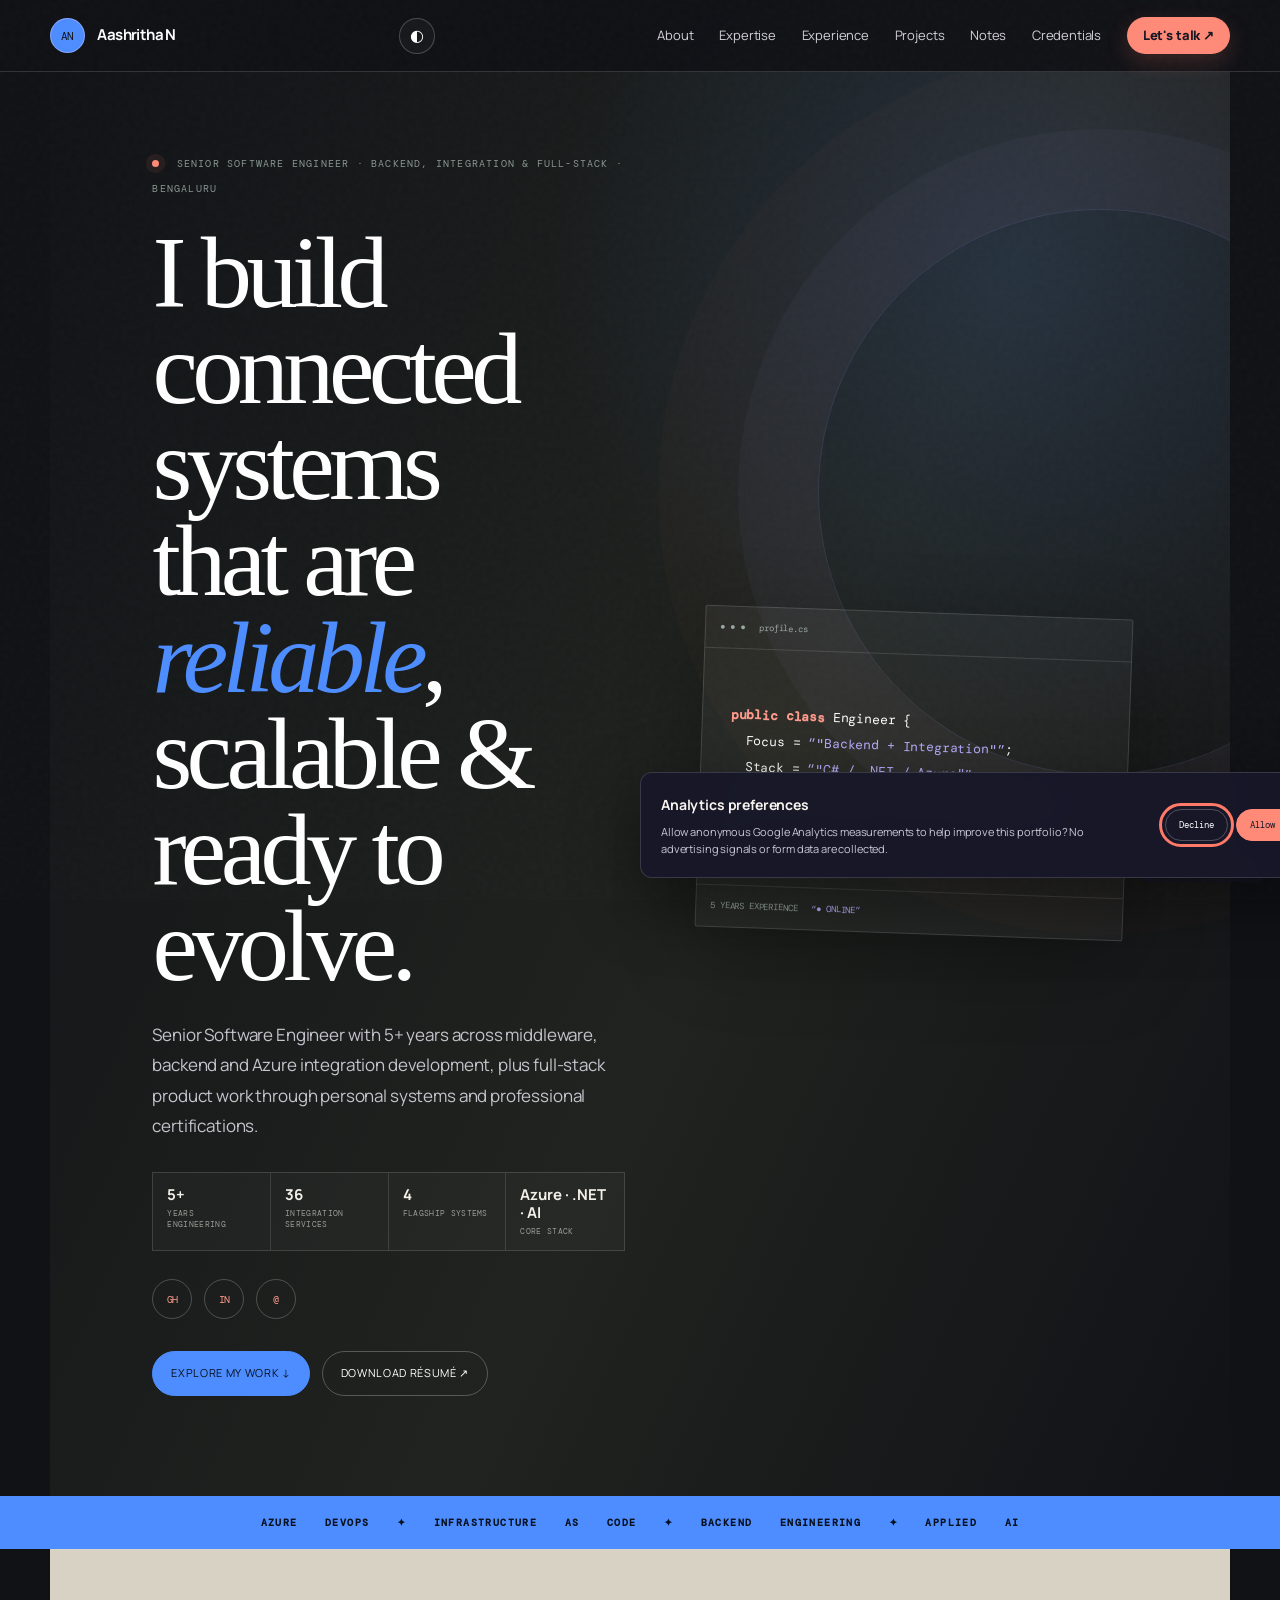
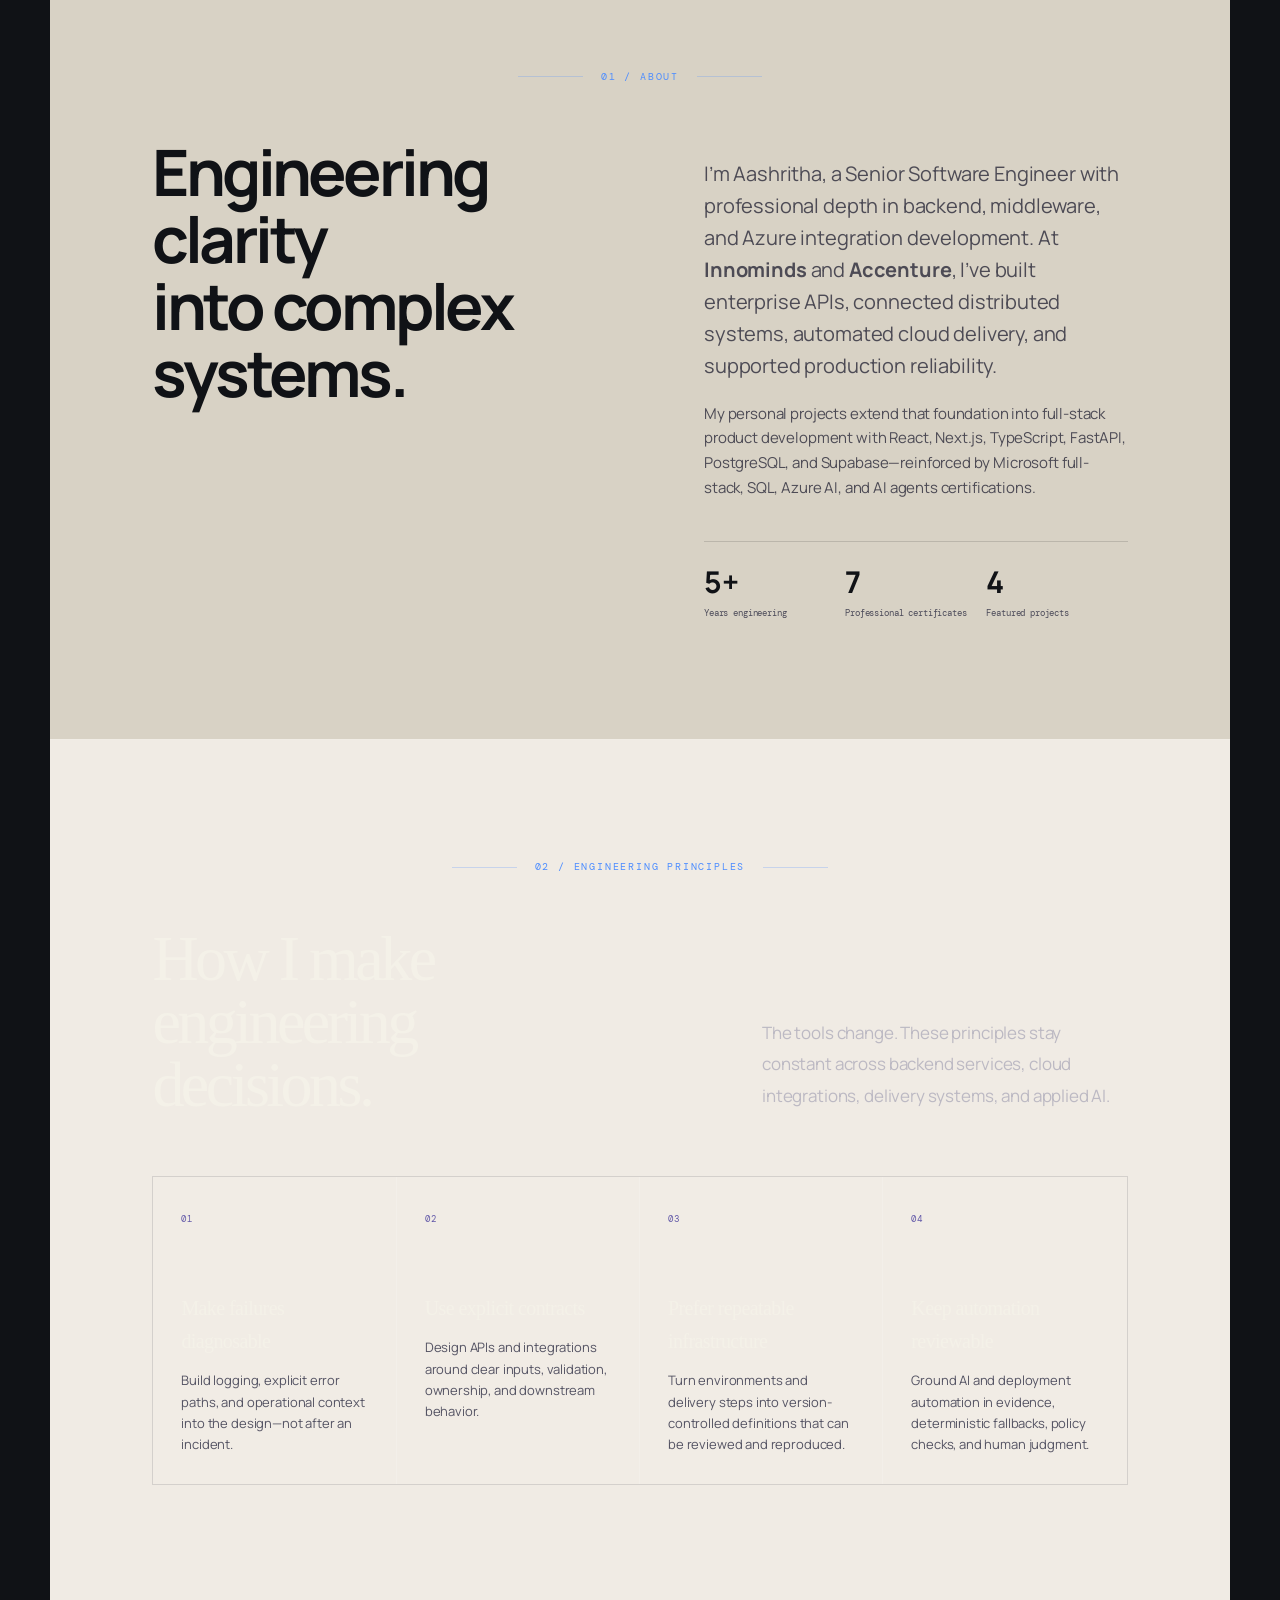
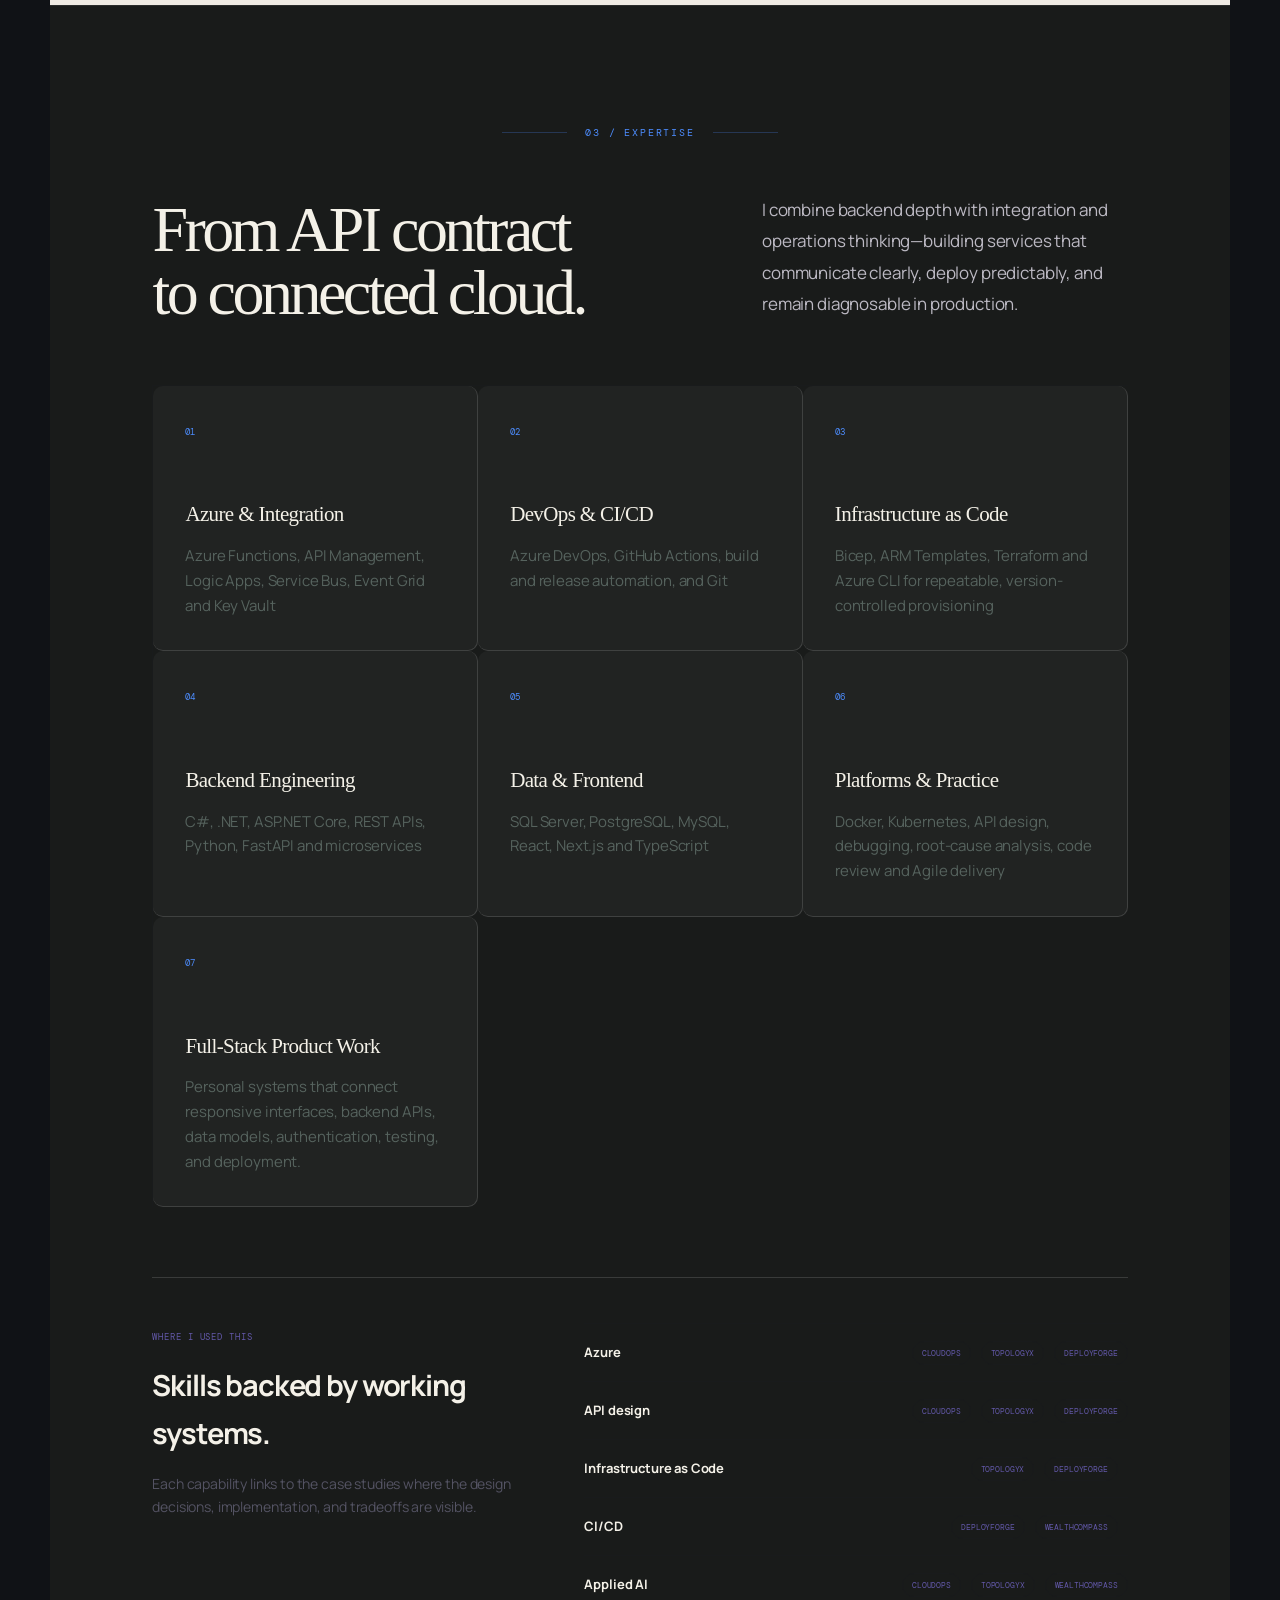
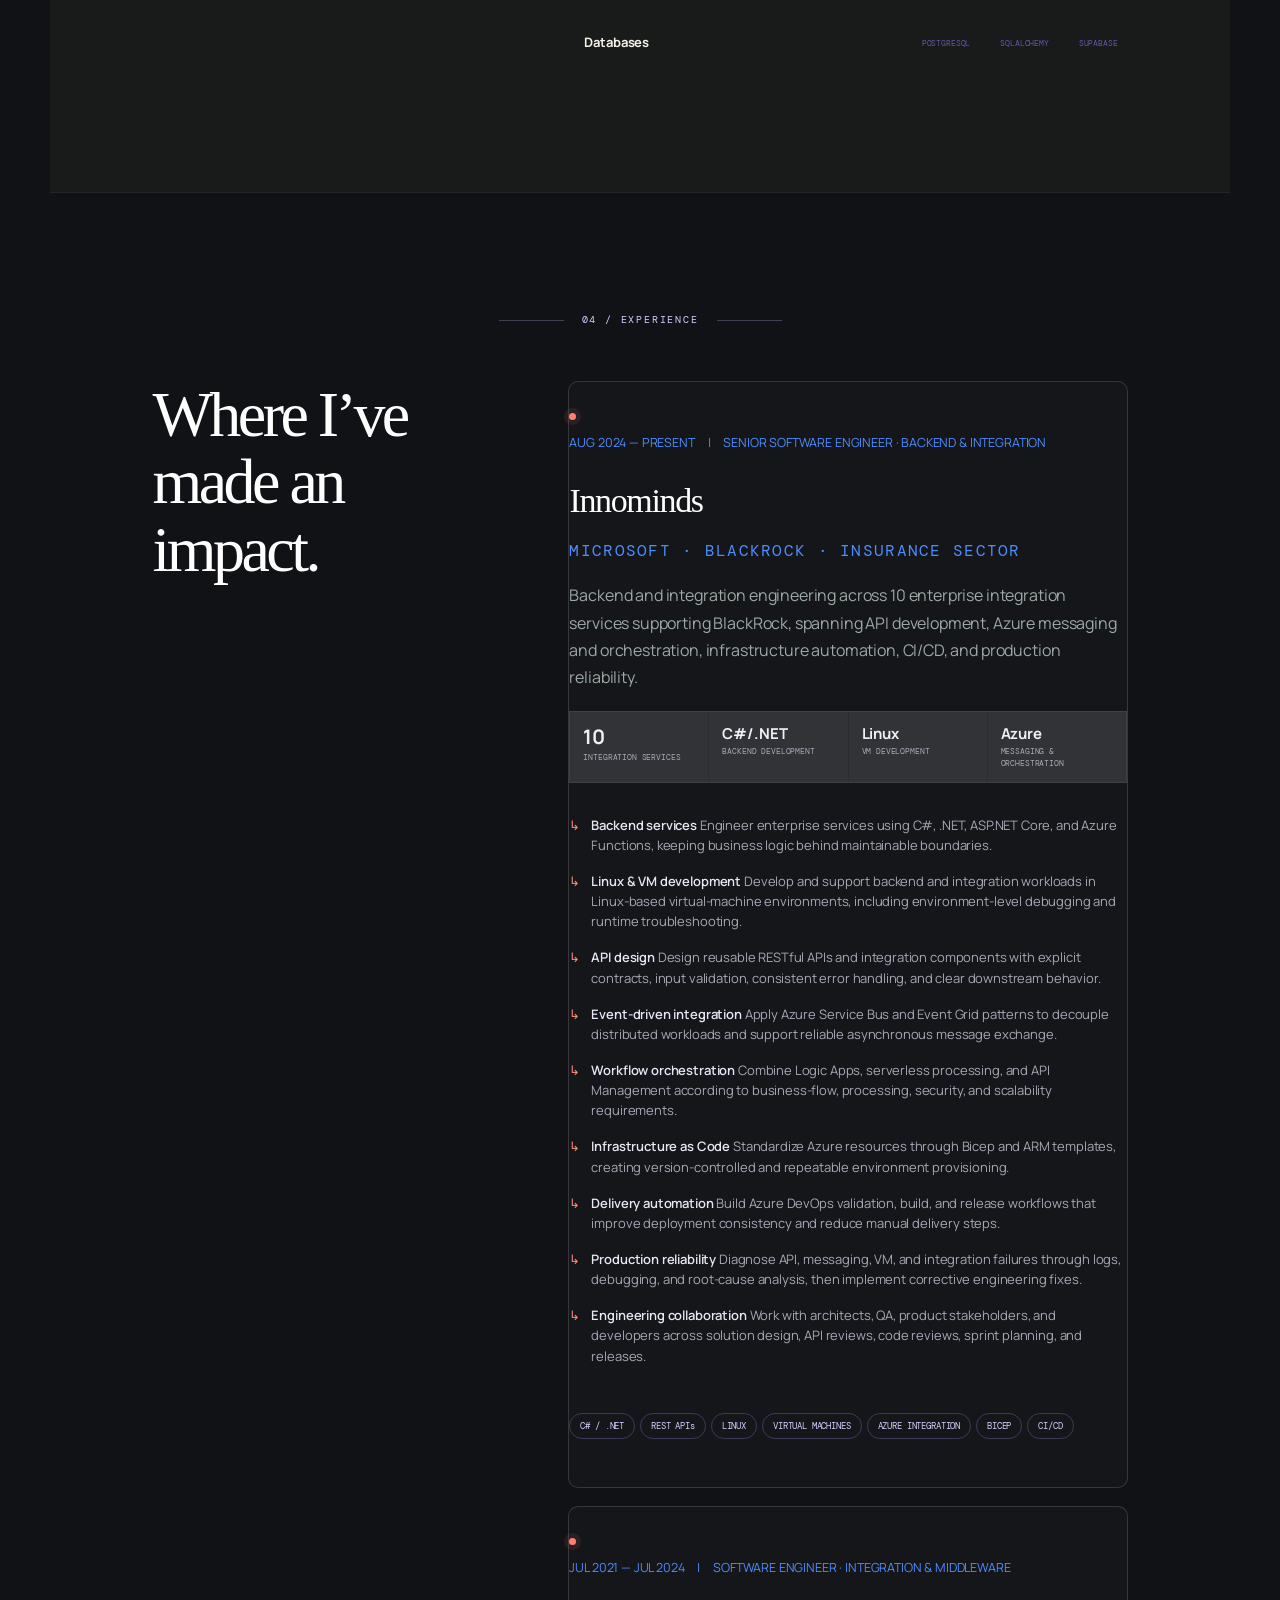
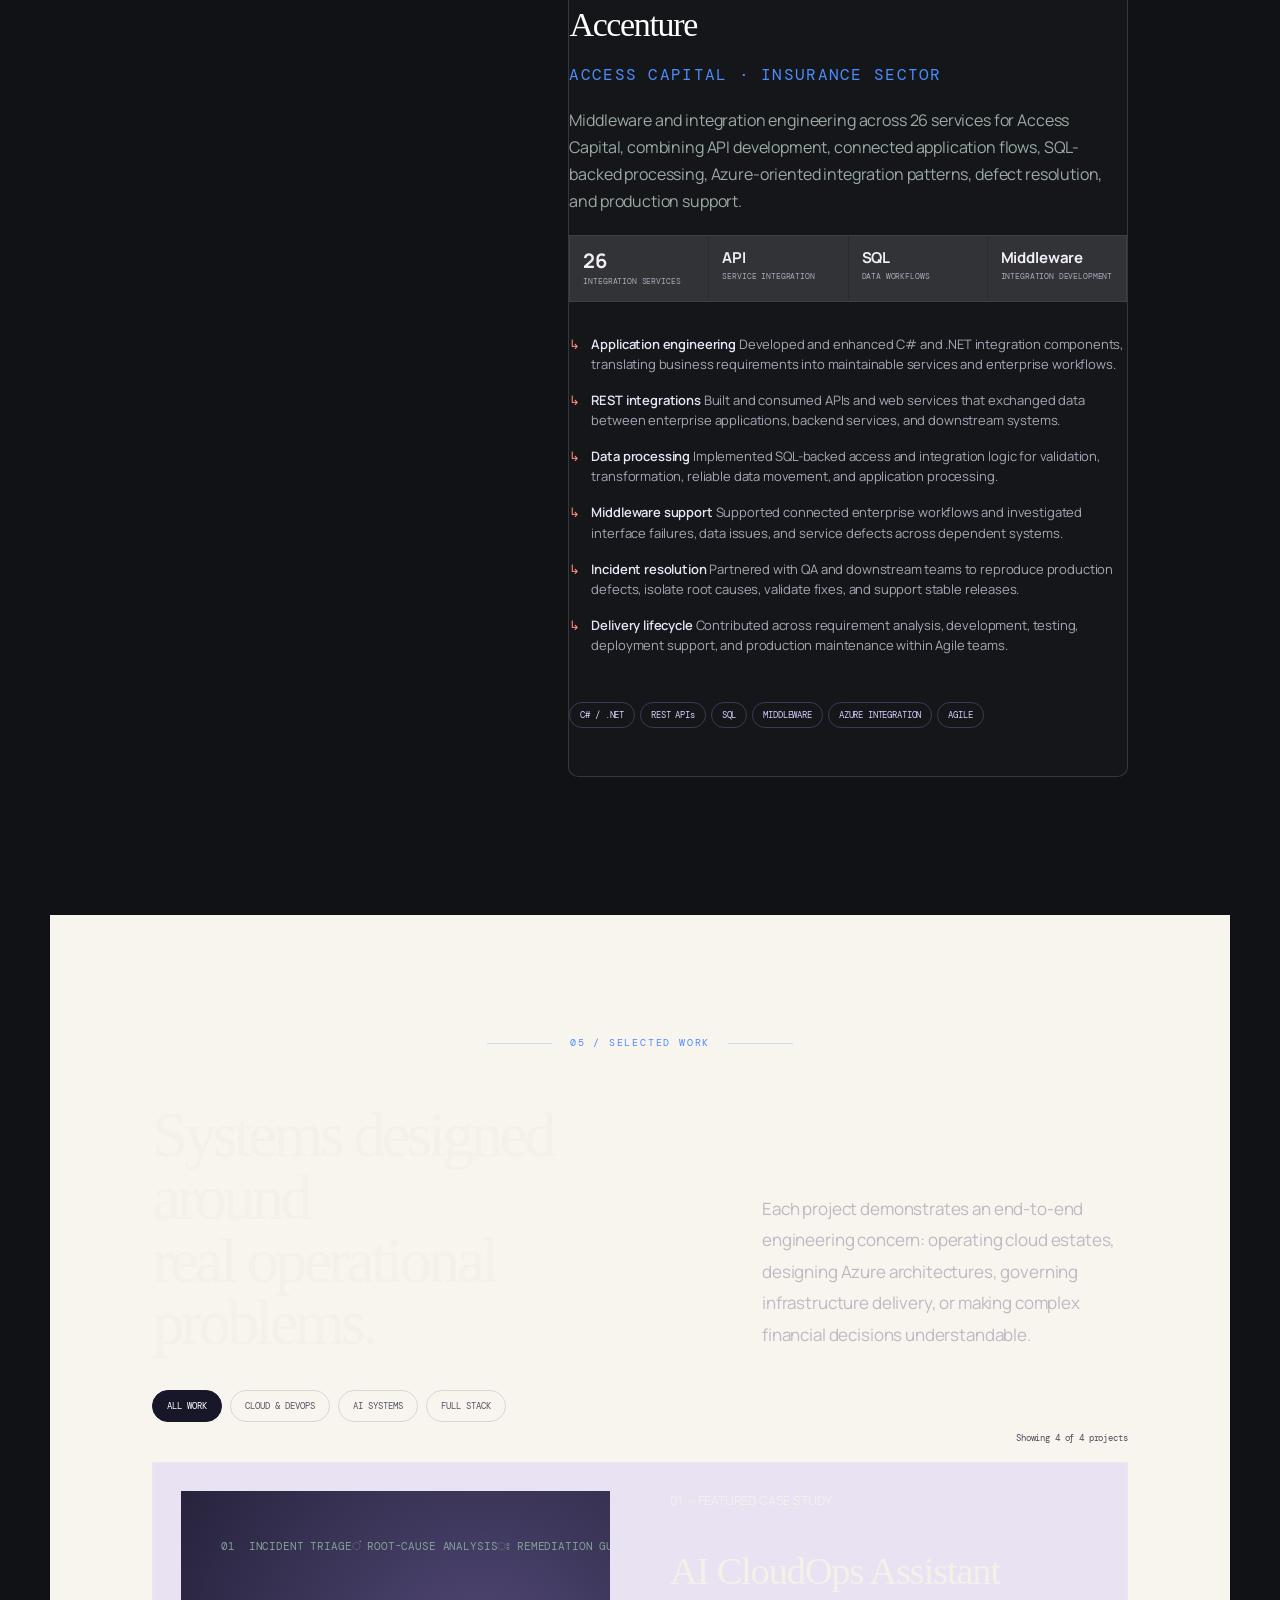
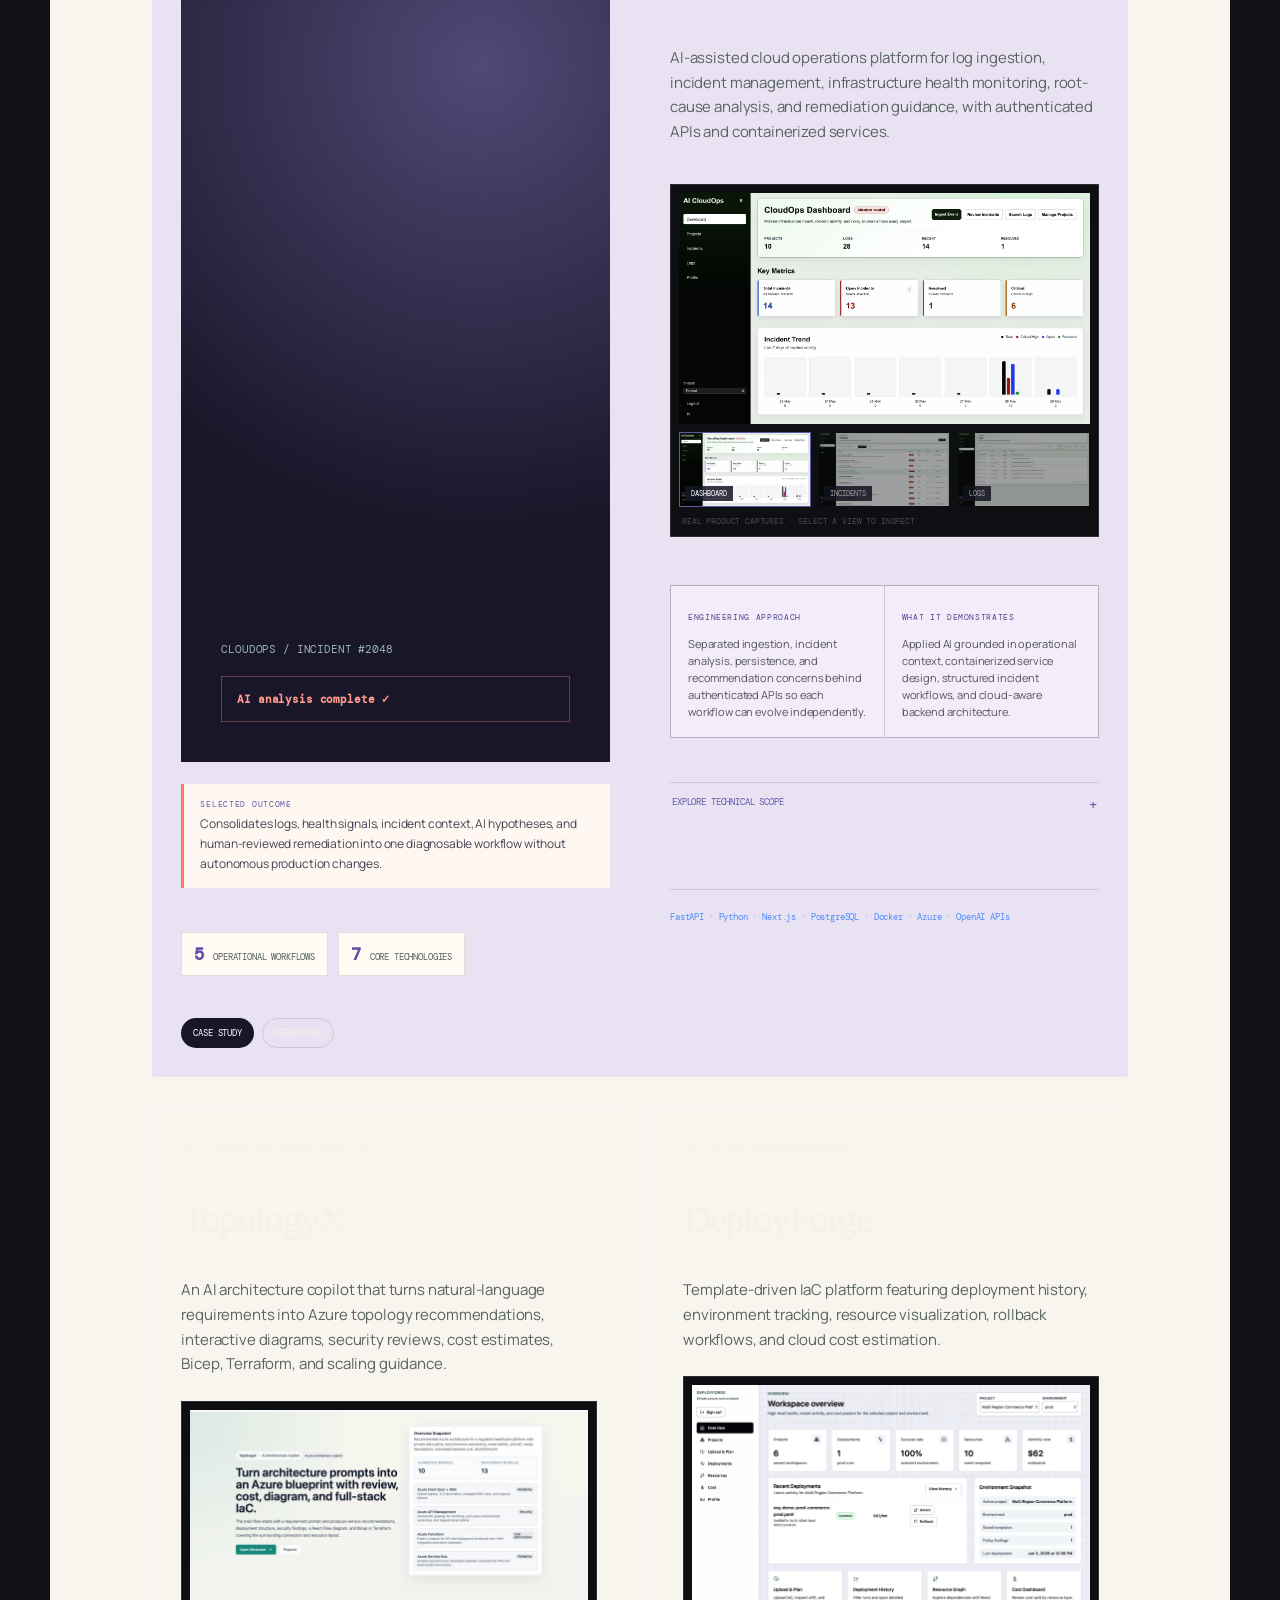
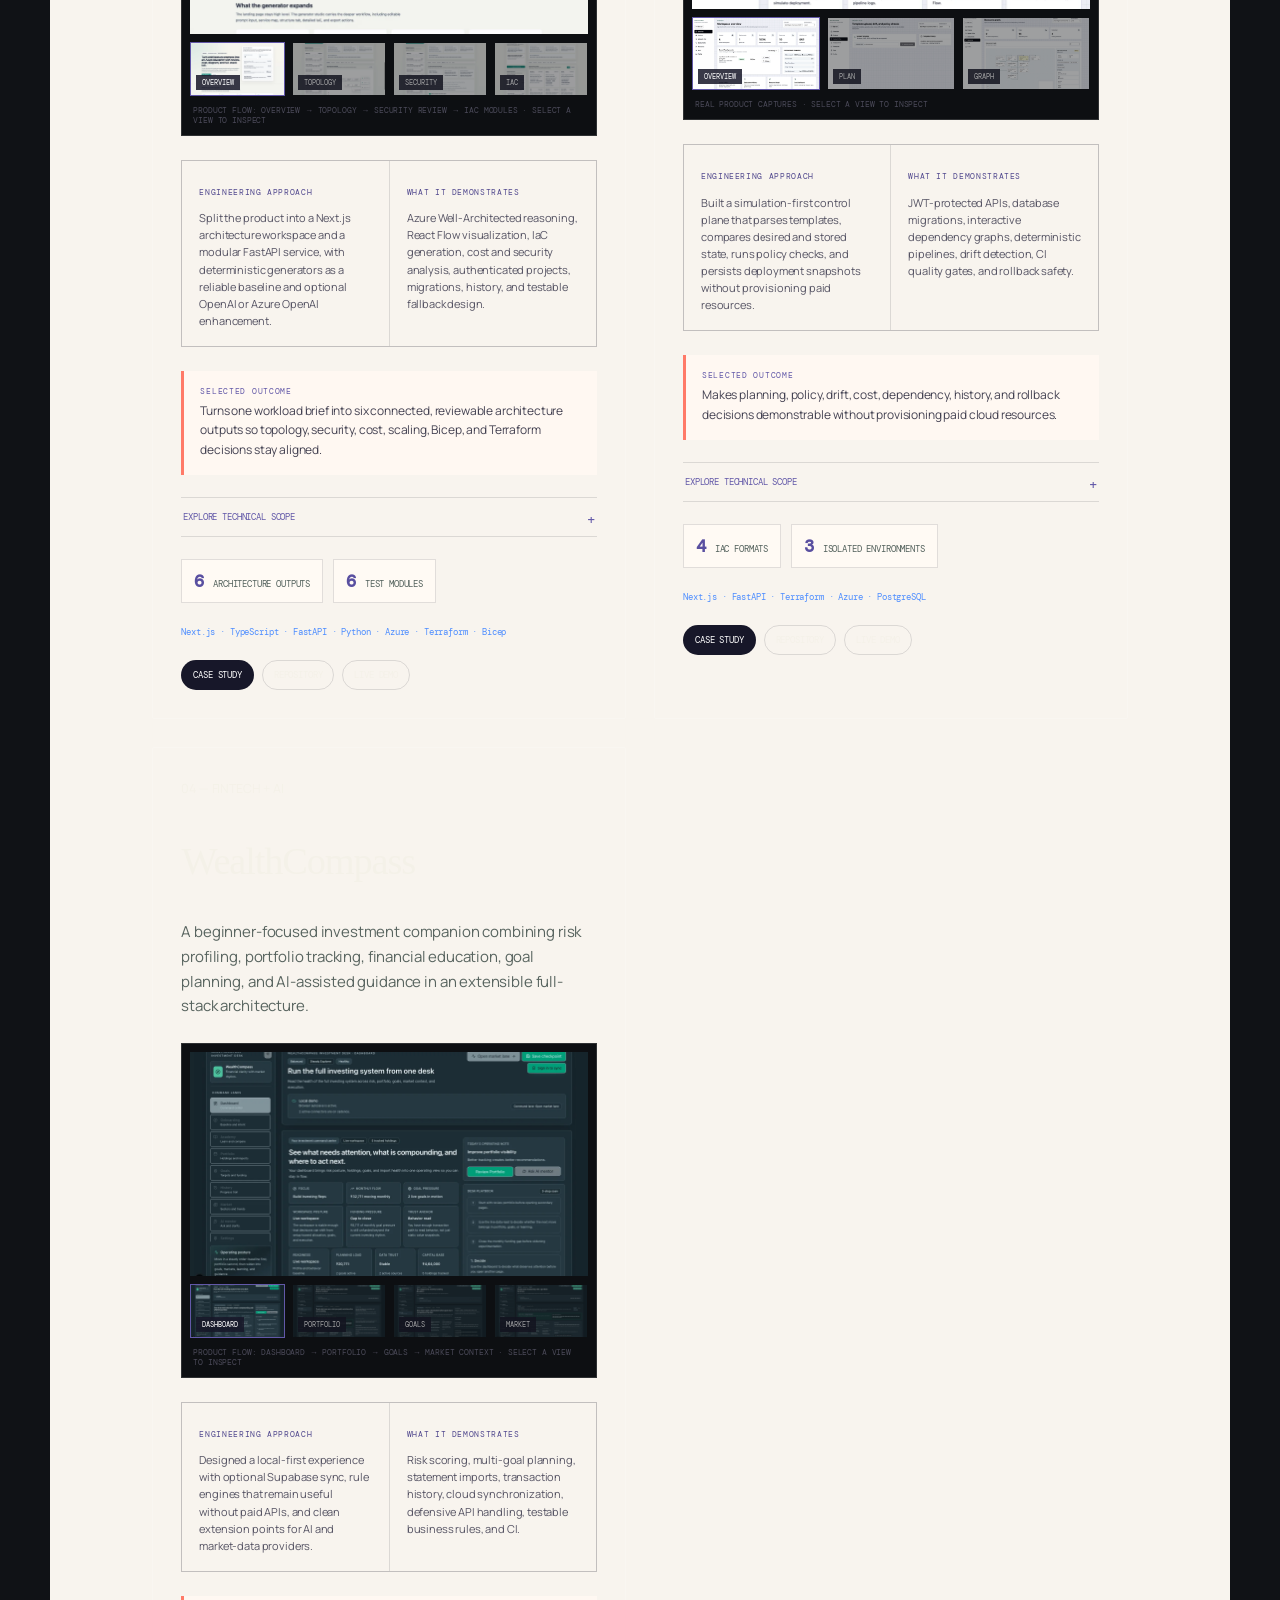
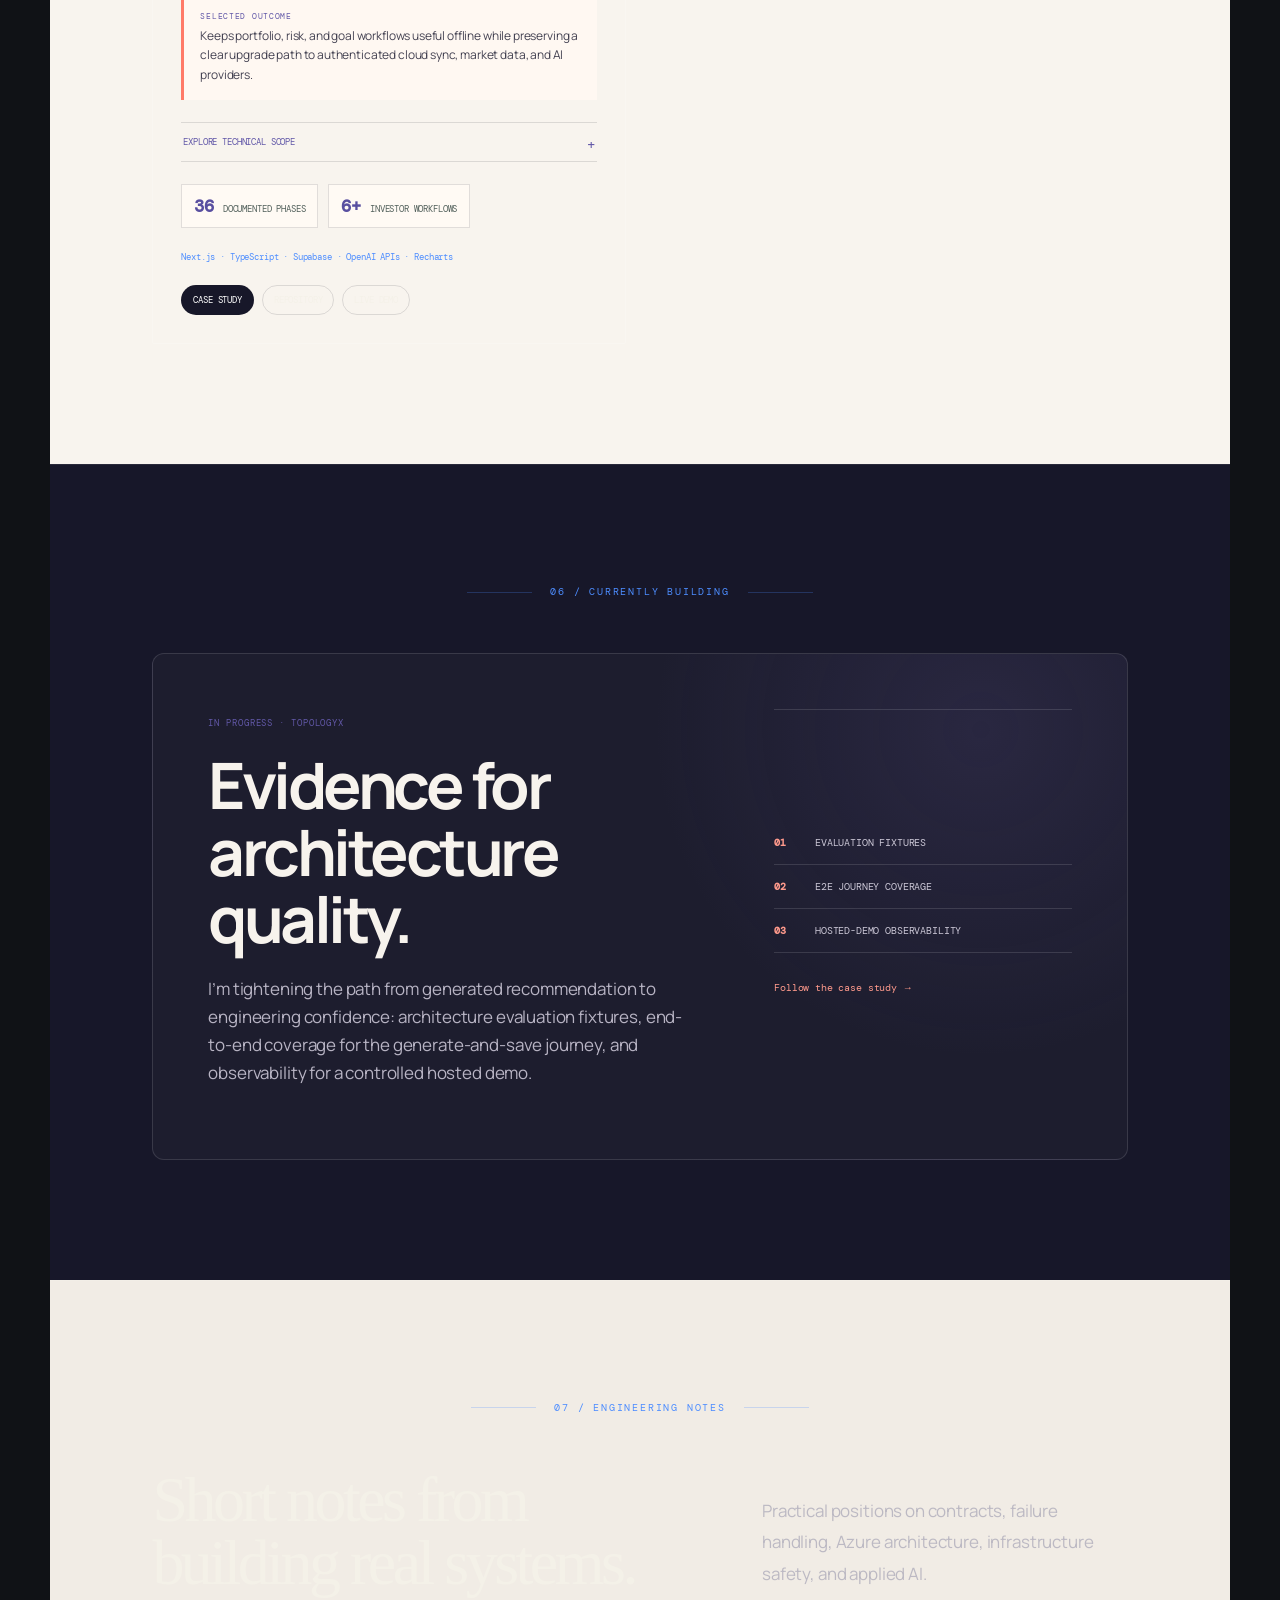
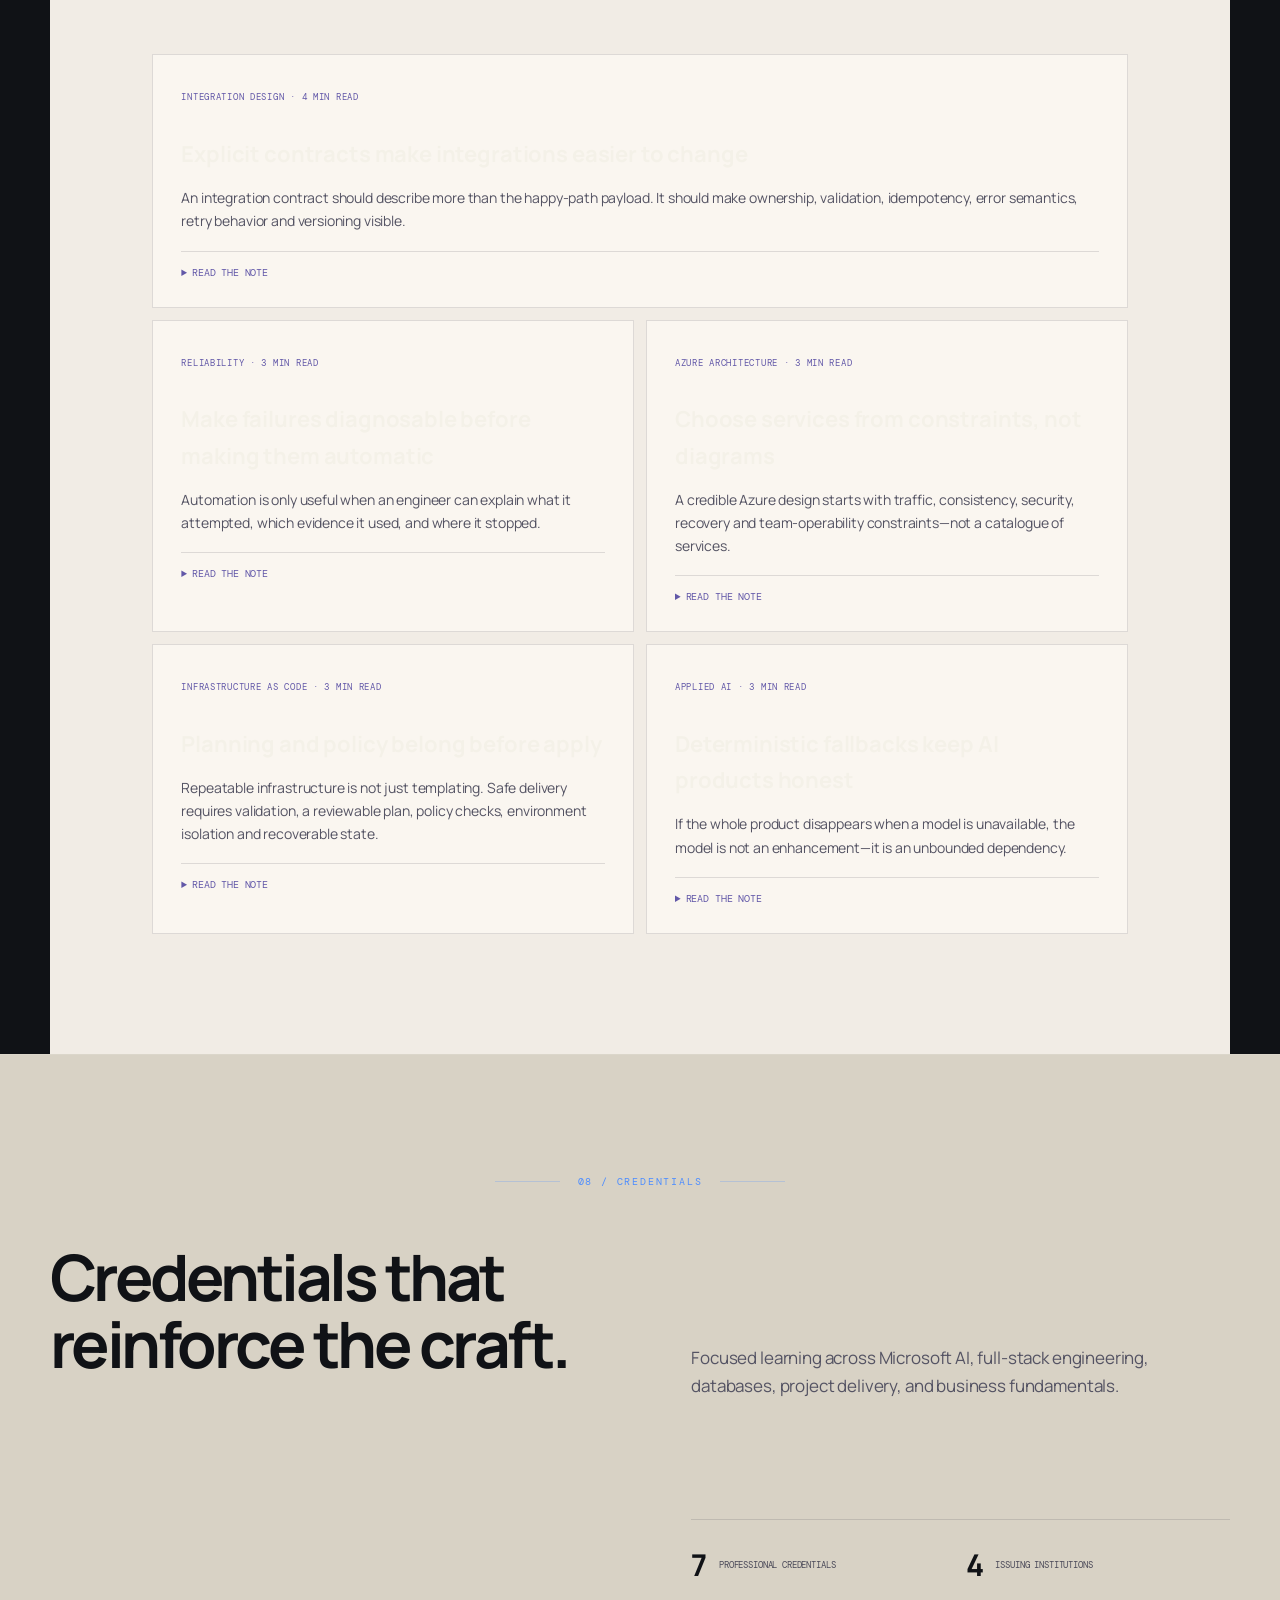
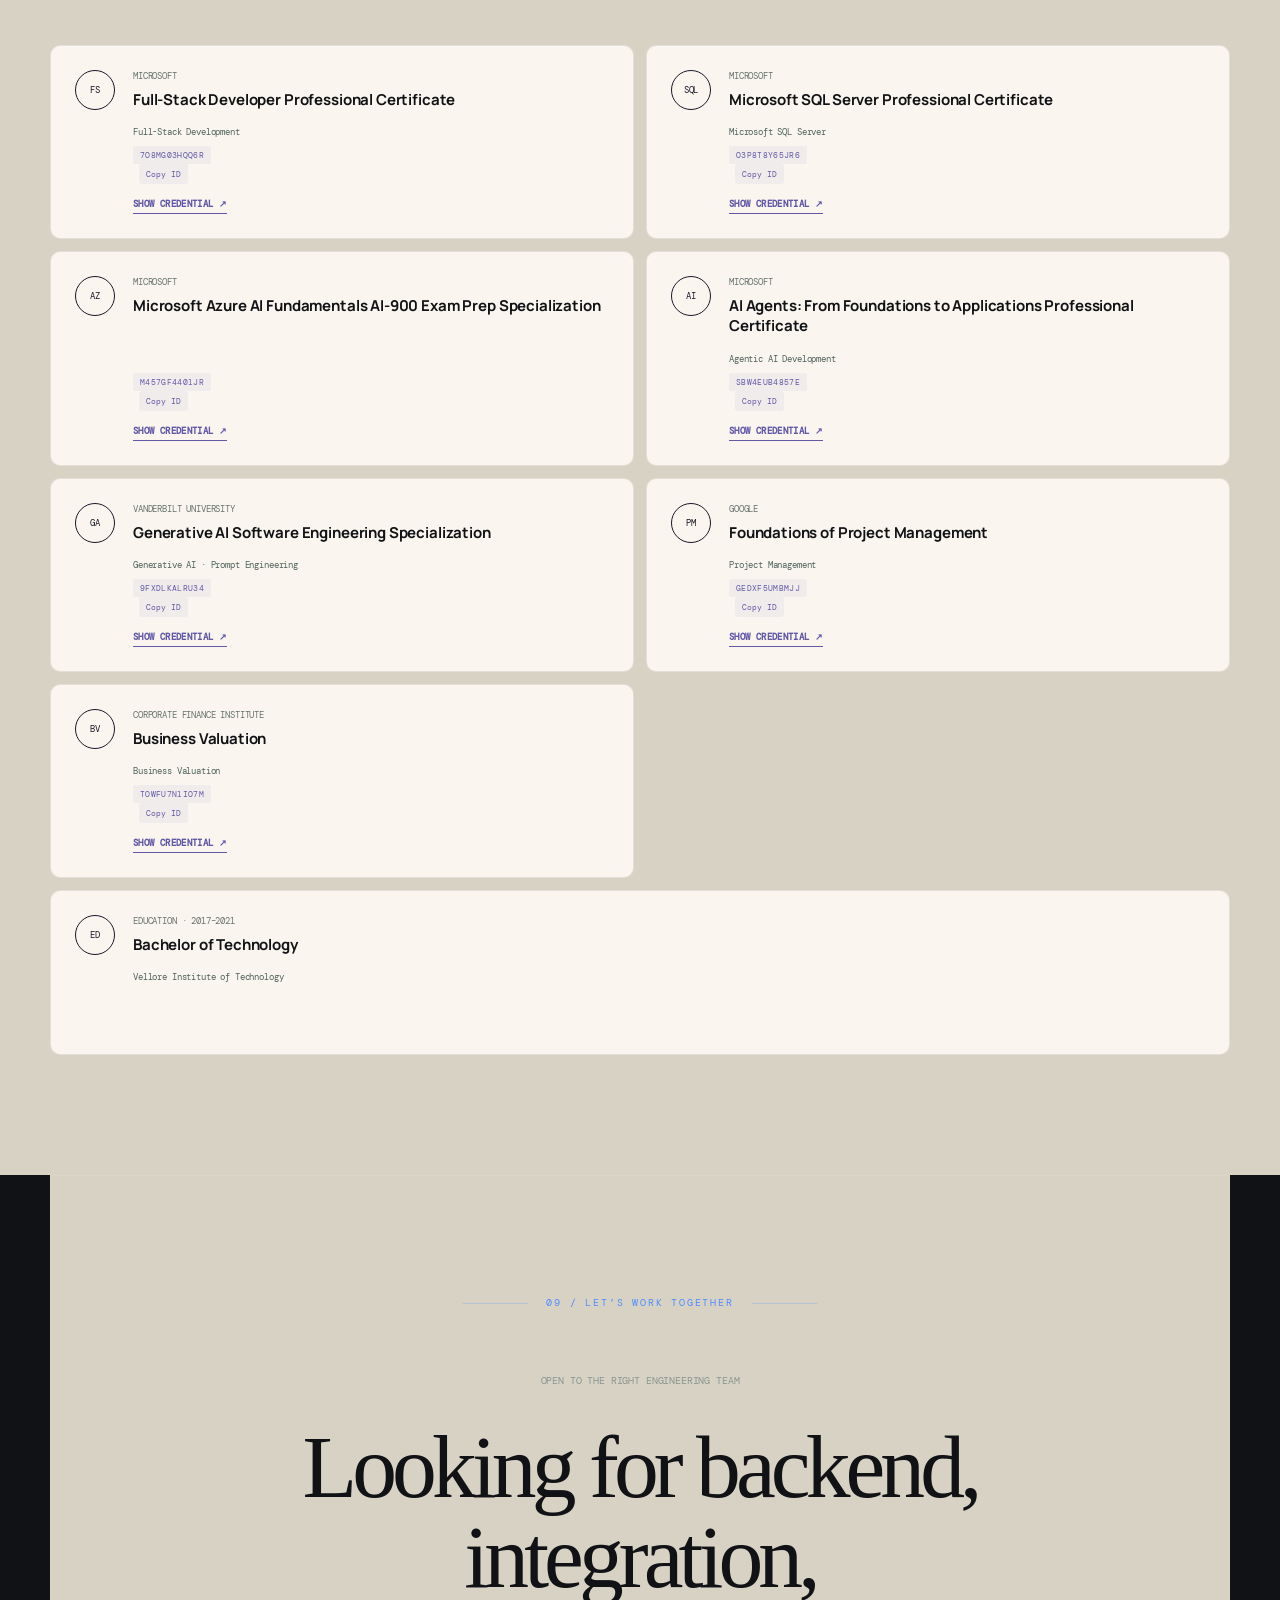
<file: v2/index.html>
<!DOCTYPE html>
<html lang="en">
<head>
<meta http-equiv="Content-Type" content="text/html; charset=UTF-8">
<meta charset="utf-8">
<meta name="viewport" content="width=device-width,initial-scale=1">
<meta name="description" content="Aashritha N &mdash; Senior Software Engineer specializing in backend and integration engineering with C#, .NET, Azure and REST APIs.">
<meta name="author" content="Aashritha N">
<meta name="google-site-verification" content="AKuOBgS4LV9DdMYGWzLJADZ3jsbAuxcbqAS--4cr3CA">
<meta property="og:type" content="website">
<meta property="og:site_name" content="Aashritha N — Engineering Portfolio">
<meta property="og:title" content="Aashritha N — Senior Software Engineer">
<meta property="og:description" content="Backend and integration engineering across C#, .NET, Azure, REST APIs, event-driven systems and cloud automation.">
<meta property="og:url" content="https://codebyaash.github.io/portfolio/">
<meta property="og:image" content="https://codebyaash.github.io/portfolio/assets/social/aashritha-portfolio-og.jpg">
<meta property="og:image:type" content="image/jpeg">
<meta property="og:image:width" content="1200">
<meta property="og:image:height" content="630">
<meta property="og:image:alt" content="Abstract cloud architecture illustration for Aashritha N's engineering portfolio">
<meta name="twitter:card" content="summary_large_image">
<meta name="twitter:title" content="Aashritha N — Senior Software Engineer">
<meta name="twitter:description" content="Backend and integration engineering with C#, .NET, Azure, REST APIs and cloud automation.">
<meta name="twitter:image" content="https://codebyaash.github.io/portfolio/assets/social/aashritha-portfolio-og.jpg">
<title>Aashritha N &mdash; Senior Software Engineer</title>
<link rel="canonical" href="https://codebyaash.github.io/portfolio/">
<link rel="icon" href="assets/favicon.svg" type="image/svg+xml">
<link rel="manifest" href="site.webmanifest">
<meta name="theme-color" content="#171729">
<script type="application/ld+json">
{
  "@context": "https://schema.org",
  "@graph": [
    {
      "@type": "ProfilePage",
      "@id": "https://codebyaash.github.io/portfolio/#profile",
      "url": "https://codebyaash.github.io/portfolio/",
      "name": "Aashritha N — Senior Software Engineer",
      "description": "Engineering portfolio covering backend and integration engineering, C#, .NET, Azure, REST APIs, event-driven systems and cloud automation.",
      "mainEntity": { "@id": "https://codebyaash.github.io/portfolio/#aashritha" }
    },
    {
      "@type": "Person",
      "@id": "https://codebyaash.github.io/portfolio/#aashritha",
      "name": "Aashritha N",
      "url": "https://codebyaash.github.io/portfolio/",
      "image": "https://codebyaash.github.io/portfolio/assets/social/aashritha-portfolio-og.jpg",
      "jobTitle": "Senior Software Engineer",
      "address": { "@type": "PostalAddress", "addressLocality": "Bengaluru", "addressCountry": "IN" },
      "alumniOf": { "@type": "CollegeOrUniversity", "name": "Vellore Institute of Technology" },
      "sameAs": [
        "https://www.linkedin.com/in/aashritha-nagesh-333748250",
        "https://github.com/codebyaash"
      ],
      "knowsAbout": ["Backend engineering", "Integration engineering", "C#", ".NET", "ASP.NET Core", "REST APIs", "Microsoft Azure", "Azure Functions", "API Management", "Service Bus", "Logic Apps", "Infrastructure as Code", "DevOps", "Applied AI"]
    }
  ]
}
</script>
<link rel="preconnect" href="https://fonts.googleapis.com">
<link rel="preconnect" href="https://fonts.gstatic.com" crossorigin>
<link href="https://fonts.googleapis.com/css2?family=DM+Mono&amp;family=Manrope:wght@400;600;700;800&amp;display=swap" rel="stylesheet">
<link rel="stylesheet" href="style.css">
<link rel="stylesheet" href="polish.css">
<link rel="stylesheet" href="certifications.css">
<link rel="stylesheet" href="redesign.css">
<link rel="stylesheet" href="palette.css">
<link rel="stylesheet" href="structure.css">
<link rel="stylesheet" href="features.css">
<link rel="stylesheet" href="credential-links.css">
<link rel="stylesheet" href="gallery.css">
<link rel="stylesheet" href="case-study-links.css">
<link rel="stylesheet" href="audit-fixes.css">
<link rel="stylesheet" href="portfolio-enhancements.css">
<link rel="stylesheet" href="case-enhancements.css">
<link rel="stylesheet" href="portfolio-v2.css">
<link rel="stylesheet" href="analytics.css">
</head>
<body><a class="skip-link" href="#main-content">Skip to main content</a>
<header><a class="logo" href="#top"><b>AN</b> Aashritha N</a><button id="menu" aria-label="Open menu" aria-expanded="false">&#9776;</button><nav><a href="#about">About</a><a href="#skills">Expertise</a><a href="#experience">Experience</a><a href="#projects">Projects</a><a href="#notes">Notes</a><a href="#credentials">Credentials</a><a class="pill" href="#contact">Let's talk &#8599;</a></nav></header>
<main id="main-content"><section class="hero" id="top"><div class="reveal">
<small><i></i> SENIOR SOFTWARE ENGINEER · BACKEND, INTEGRATION &amp; FULL-STACK · BENGALURU</small><h1>I build connected systems<br>that are <em>reliable</em>,<br>scalable &amp; ready to evolve.</h1>
<p>Senior Software Engineer with 5+ years across middleware, backend and Azure integration development, plus full-stack product work through personal systems and professional certifications.</p>
<div class="impact-snapshot" aria-label="Impact snapshot"><span><strong>5+</strong> years engineering</span><span><strong>36</strong> integration services</span><span><strong>4</strong> flagship systems</span><span><strong>Azure · .NET · AI</strong> core stack</span></div>
<div class="hero-socials"><a href="https://github.com/codebyaash" aria-label="GitHub (GH)">GH</a><a href="https://www.linkedin.com/in/aashritha-nagesh-333748250" aria-label="LinkedIn (IN)">IN</a><a href="mailto:codebyaash@gmail.com" aria-label="Email (@)">@</a></div>
<div class="actions">
<a class="primary" href="#projects">Explore my work &darr;</a><a href="resume.pdf" download>Download r&eacute;sum&eacute; &#8599;</a>
</div>
</div>
<div class="terminal reveal">
<span>&#9679; &#9679; &#9679;&#12288; profile.cs</span><pre><b>public class</b> Engineer {
  Focus = <q>"Backend + Integration"</q>;
  Stack = <q>"C# / .NET / Azure"</q>;
  Mindset = <q>"Build. Measure. Improve."</q>;
}</pre>
<footer>5 YEARS EXPERIENCE&#12288; <q>&#9679; ONLINE</q></footer>
</div></section>
<div class="ticker">AZURE DEVOPS &#10022; INFRASTRUCTURE AS CODE &#10022; BACKEND ENGINEERING &#10022; APPLIED AI</div>
<section id="about"><label>01 / ABOUT</label><div class="cols">
<h2>Engineering clarity<br>into complex systems.</h2>
<div>
<p class="lead">I&rsquo;m Aashritha, a Senior Software Engineer with professional depth in backend, middleware, and Azure integration development. At <b>Innominds</b> and <b>Accenture</b>, I&rsquo;ve built enterprise APIs, connected distributed systems, automated cloud delivery, and supported production reliability.</p>
<p>My personal projects extend that foundation into full-stack product development with React, Next.js, TypeScript, FastAPI, PostgreSQL, and Supabase—reinforced by Microsoft full-stack, SQL, Azure AI, and AI agents certifications.</p>
<div class="stats">
<b>5+<small>Years engineering</small></b><b>7<small>Professional certificates</small></b><b>4<small>Featured projects</small></b>
</div>
</div>
</div></section>
<section id="principles" class="principles-section engineering-principles"><label>02 / ENGINEERING PRINCIPLES</label><div class="section-intro"><h2>How I make<br>engineering decisions.</h2><p>The tools change. These principles stay constant across backend services, cloud integrations, delivery systems, and applied AI.</p></div><div class="principles-grid">
<article><small>01</small><h3>Make failures diagnosable</h3><p>Build logging, explicit error paths, and operational context into the design—not after an incident.</p></article>
<article><small>02</small><h3>Use explicit contracts</h3><p>Design APIs and integrations around clear inputs, validation, ownership, and downstream behavior.</p></article>
<article><small>03</small><h3>Prefer repeatable infrastructure</h3><p>Turn environments and delivery steps into version-controlled definitions that can be reviewed and reproduced.</p></article>
<article><small>04</small><h3>Keep automation reviewable</h3><p>Ground AI and deployment automation in evidence, deterministic fallbacks, policy checks, and human judgment.</p></article>
</div></section>
<section id="skills" class="skills-section"><label>03 / EXPERTISE</label><div class="section-intro"><h2>From API contract<br>to connected cloud.</h2><p>I combine backend depth with integration and operations thinking—building services that communicate clearly, deploy predictably, and remain diagnosable in production.</p></div><div class="skill-grid">
<article><small>01</small><h3>Azure &amp; Integration</h3><p>Azure Functions, API Management, Logic Apps, Service Bus, Event Grid and Key Vault</p></article>
<article><small>02</small><h3>DevOps &amp; CI/CD</h3><p>Azure DevOps, GitHub Actions, build and release automation, and Git</p></article>
<article><small>03</small><h3>Infrastructure as Code</h3><p>Bicep, ARM Templates, Terraform and Azure CLI for repeatable, version-controlled provisioning</p></article>
<article><small>04</small><h3>Backend Engineering</h3><p>C#, .NET, ASP.NET Core, REST APIs, Python, FastAPI and microservices</p></article>
<article><small>05</small><h3>Data &amp; Frontend</h3><p>SQL Server, PostgreSQL, MySQL, React, Next.js and TypeScript</p></article>
<article><small>06</small><h3>Platforms &amp; Practice</h3><p>Docker, Kubernetes, API design, debugging, root-cause analysis, code review and Agile delivery</p></article>
<article><small>07</small><h3>Full-Stack Product Work</h3><p>Personal systems that connect responsive interfaces, backend APIs, data models, authentication, testing, and deployment.</p></article>
</div><div class="skill-map"><div class="skill-map-copy"><small>WHERE I USED THIS</small><h3>Skills backed by working systems.</h3><p>Each capability links to the case studies where the design decisions, implementation, and tradeoffs are visible.</p></div><div class="skill-map-list">
<div><strong>Azure</strong><a href="cloudops.html">CloudOps</a><a href="topologyx.html">TopologyX</a><a href="deployforge.html">DeployForge</a></div>
<div><strong>API design</strong><a href="cloudops.html">CloudOps</a><a href="topologyx.html">TopologyX</a><a href="deployforge.html">DeployForge</a></div>
<div><strong>Infrastructure as Code</strong><a href="topologyx.html">TopologyX</a><a href="deployforge.html">DeployForge</a></div>
<div><strong>CI/CD</strong><a href="deployforge.html">DeployForge</a><a href="wealthcompass.html">WealthCompass</a></div>
<div><strong>Applied AI</strong><a href="cloudops.html">CloudOps</a><a href="topologyx.html">TopologyX</a><a href="wealthcompass.html">WealthCompass</a></div>
<div><strong>Databases</strong><a href="cloudops.html">PostgreSQL</a><a href="deployforge.html">SQLAlchemy</a><a href="wealthcompass.html">Supabase</a></div>
</div></div></section>
<section class="dark" id="experience"><label>04 / EXPERIENCE</label><div class="cols">
<h2>Where I&rsquo;ve<br>made an impact.</h2>
<div class="timeline">
<article><small>AUG 2024 &mdash; PRESENT&#12288;|&#12288;SENIOR SOFTWARE ENGINEER · BACKEND &amp; INTEGRATION</small><h3>Innominds</h3>
<p class="client-line">Microsoft &middot; BlackRock &middot; INSURANCE SECTOR</p>
<p>Backend and integration engineering across 10 enterprise integration services supporting BlackRock, spanning API development, Azure messaging and orchestration, infrastructure automation, CI/CD, and production reliability.</p>
<div class="role-metrics" aria-label="Innominds engineering scope"><span><strong>10</strong> integration services</span><span><strong>C#/.NET</strong> backend development</span><span><strong>Linux</strong> VM development</span><span><strong>Azure</strong> messaging &amp; orchestration</span></div>
<ul class="role-details"><li><b>Backend services</b> Engineer enterprise services using C#, .NET, ASP.NET Core, and Azure Functions, keeping business logic behind maintainable boundaries.</li><li><b>Linux &amp; VM development</b> Develop and support backend and integration workloads in Linux-based virtual-machine environments, including environment-level debugging and runtime troubleshooting.</li><li><b>API design</b> Design reusable RESTful APIs and integration components with explicit contracts, input validation, consistent error handling, and clear downstream behavior.</li><li><b>Event-driven integration</b> Apply Azure Service Bus and Event Grid patterns to decouple distributed workloads and support reliable asynchronous message exchange.</li><li><b>Workflow orchestration</b> Combine Logic Apps, serverless processing, and API Management according to business-flow, processing, security, and scalability requirements.</li><li><b>Infrastructure as Code</b> Standardize Azure resources through Bicep and ARM templates, creating version-controlled and repeatable environment provisioning.</li><li><b>Delivery automation</b> Build Azure DevOps validation, build, and release workflows that improve deployment consistency and reduce manual delivery steps.</li><li><b>Production reliability</b> Diagnose API, messaging, VM, and integration failures through logs, debugging, and root-cause analysis, then implement corrective engineering fixes.</li><li><b>Engineering collaboration</b> Work with architects, QA, product stakeholders, and developers across solution design, API reviews, code reviews, sprint planning, and releases.</li></ul>
<span>C# / .NET</span><span>REST APIs</span><span>LINUX</span><span>VIRTUAL MACHINES</span><span>AZURE INTEGRATION</span><span>BICEP</span><span>CI/CD</span></article><article><small>JUL 2021 &mdash; JUL 2024&#12288;|&#12288;SOFTWARE ENGINEER · INTEGRATION &amp; MIDDLEWARE</small><h3>Accenture</h3>
<p class="client-line">Access Capital &middot; INSURANCE SECTOR</p>
<p>Middleware and integration engineering across 26 services for Access Capital, combining API development, connected application flows, SQL-backed processing, Azure-oriented integration patterns, defect resolution, and production support.</p>
<div class="role-metrics" aria-label="Accenture engineering scope"><span><strong>26</strong> integration services</span><span><strong>API</strong> service integration</span><span><strong>SQL</strong> data workflows</span><span><strong>Middleware</strong> integration development</span></div>
<ul class="role-details"><li><b>Application engineering</b> Developed and enhanced C# and .NET integration components, translating business requirements into maintainable services and enterprise workflows.</li><li><b>REST integrations</b> Built and consumed APIs and web services that exchanged data between enterprise applications, backend services, and downstream systems.</li><li><b>Data processing</b> Implemented SQL-backed access and integration logic for validation, transformation, reliable data movement, and application processing.</li><li><b>Middleware support</b> Supported connected enterprise workflows and investigated interface failures, data issues, and service defects across dependent systems.</li><li><b>Incident resolution</b> Partnered with QA and downstream teams to reproduce production defects, isolate root causes, validate fixes, and support stable releases.</li><li><b>Delivery lifecycle</b> Contributed across requirement analysis, development, testing, deployment support, and production maintenance within Agile teams.</li></ul>
<span>C# / .NET</span><span>REST APIs</span><span>SQL</span><span>MIDDLEWARE</span><span>AZURE INTEGRATION</span><span>AGILE</span></article>
</div>
</div></section>
<section id="projects"><label>05 / SELECTED WORK</label><div class="section-intro"><h2>Systems designed around<br>real operational problems.</h2><p>Each project demonstrates an end-to-end engineering concern: operating cloud estates, designing Azure architectures, governing infrastructure delivery, or making complex financial decisions understandable.</p></div>
<div class="projects">
<article><div class="visual">CLOUDOPS / INCIDENT #2048<br><strong>AI analysis complete &#10003;</strong>
</div>
<small>01 &mdash; FEATURED CASE STUDY</small><h3>AI CloudOps Assistant</h3>
<p>AI-assisted cloud operations platform for log ingestion, incident management, infrastructure health monitoring, root-cause analysis, and remediation guidance, with authenticated APIs and containerized services.</p>
<figure class="project-gallery" data-gallery="cloudops"><button type="button" class="gallery-main" aria-label="Open AI CloudOps Assistant screenshot gallery"><img src="assets/projects/cloudops/Dashboard.webp" alt="AI CloudOps Assistant dashboard showing incident metrics, trends and operational status" width="1600" height="900" loading="lazy" decoding="async"></button><div class="gallery-thumbs" role="list"><button type="button" class="active" data-src="assets/projects/cloudops/Dashboard.webp" data-alt="AI CloudOps Assistant dashboard showing incident metrics, trends and operational status"><img src="assets/projects/cloudops/Dashboard.webp" alt="" loading="lazy" decoding="async"><span>Dashboard</span></button><button type="button" data-src="assets/projects/cloudops/Incidents.webp" data-alt="AI CloudOps Assistant incident queue with severity, status and analysis details"><img src="assets/projects/cloudops/Incidents.webp" alt="" loading="lazy" decoding="async"><span>Incidents</span></button><button type="button" data-src="assets/projects/cloudops/Logs.webp" data-alt="AI CloudOps Assistant log explorer showing operational events and filters"><img src="assets/projects/cloudops/Logs.webp" alt="" loading="lazy" decoding="async"><span>Logs</span></button></div><figcaption>Real product captures · Select a view to inspect</figcaption></figure>
<div class="project-depth"><div><small>ENGINEERING APPROACH</small><p>Separated ingestion, incident analysis, persistence, and recommendation concerns behind authenticated APIs so each workflow can evolve independently.</p></div><div><small>WHAT IT DEMONSTRATES</small><p>Applied AI grounded in operational context, containerized service design, structured incident workflows, and cloud-aware backend architecture.</p></div></div>
<p class="selected-outcome"><span>Selected outcome</span> Consolidates logs, health signals, incident context, AI hypotheses, and human-reviewed remediation into one diagnosable workflow without autonomous production changes.</p>
<div class="outcomes"><span><strong>5</strong> operational workflows</span><span><strong>7</strong> core technologies</span></div><b>FastAPI &middot; Python &middot; Next.js &middot; PostgreSQL &middot; Docker &middot; Azure &middot; OpenAI APIs</b><div class="project-actions"><a href="cloudops.html">Case study</a><a href="https://github.com/codebyaash/ai-cloudops-assistant">Repository</a></div></article><article><small>02 &mdash; CLOUD ARCHITECTURE + AI</small><h3>TopologyX</h3>
<p>An AI architecture copilot that turns natural-language requirements into Azure topology recommendations, interactive diagrams, security reviews, cost estimates, Bicep, Terraform, and scaling guidance.</p>
<figure class="project-gallery" data-gallery="topologyx"><button type="button" class="gallery-main" aria-label="Open TopologyX screenshot gallery"><img src="assets/projects/topologyx/topologyx-overview.webp" alt="TopologyX landing page showing the Azure architecture copilot overview and recommended services" width="1600" height="1000" loading="lazy" decoding="async"></button><div class="gallery-thumbs topologyx" role="list"><button type="button" class="active" data-src="assets/projects/topologyx/topologyx-overview.webp" data-alt="TopologyX landing page showing the Azure architecture copilot overview and recommended services"><img src="assets/projects/topologyx/topologyx-overview.webp" alt="" loading="lazy" decoding="async"><span>Overview</span></button><button type="button" data-src="assets/projects/topologyx/topologyx-generator-diagram.webp" data-alt="TopologyX generator showing an Azure architecture topology with ingress, API management, functions, messaging and data services"><img src="assets/projects/topologyx/topologyx-generator-diagram.webp" alt="" loading="lazy" decoding="async"><span>Topology</span></button><button type="button" data-src="assets/projects/topologyx/topologyx-security-review.webp" data-alt="TopologyX rules-based security review showing HIPAA compliance, identity strategy, network boundary and policy posture"><img src="assets/projects/topologyx/topologyx-security-review.webp" alt="" loading="lazy" decoding="async"><span>Security</span></button><button type="button" data-src="assets/projects/topologyx/topologyx-iac-output.webp" data-alt="TopologyX Infrastructure as Code view showing Bicep and Terraform modules for foundation, network, identity, data, application and observability"><img src="assets/projects/topologyx/topologyx-iac-output.webp" alt="" loading="lazy" decoding="async"><span>IaC</span></button></div><figcaption>Product flow: overview → topology → security review → IaC modules · Select a view to inspect</figcaption></figure>
<div class="project-depth"><div><small>ENGINEERING APPROACH</small><p>Split the product into a Next.js architecture workspace and a modular FastAPI service, with deterministic generators as a reliable baseline and optional OpenAI or Azure OpenAI enhancement.</p></div><div><small>WHAT IT DEMONSTRATES</small><p>Azure Well-Architected reasoning, React Flow visualization, IaC generation, cost and security analysis, authenticated projects, migrations, history, and testable fallback design.</p></div></div>
<p class="selected-outcome"><span>Selected outcome</span> Turns one workload brief into six connected, reviewable architecture outputs so topology, security, cost, scaling, Bicep, and Terraform decisions stay aligned.</p>
<div class="outcomes"><span><strong>6</strong> architecture outputs</span><span><strong>6</strong> test modules</span></div><b>Next.js &middot; TypeScript &middot; FastAPI &middot; Python &middot; Azure &middot; Terraform &middot; Bicep</b><div class="project-actions"><a href="topologyx.html">Case study</a><a href="https://github.com/codebyaash/TopologyX">Repository</a><a href="https://web-mq9phocqs-codebyaashs-projects.vercel.app">Live demo</a></div></article><article><small>03 &mdash; PLATFORM ENGINEERING</small><h3>DeployForge</h3>
<p>Template-driven IaC platform featuring deployment history, environment tracking, resource visualization, rollback workflows, and cloud cost estimation.</p>
<figure class="project-gallery" data-gallery="deployforge"><button type="button" class="gallery-main" aria-label="Open DeployForge screenshot gallery"><img src="assets/projects/deployforge/overview-dashboard.webp" alt="DeployForge overview dashboard showing deployment activity, resources and cost estimates" width="1600" height="907" loading="lazy" decoding="async"></button><div class="gallery-thumbs" role="list"><button type="button" class="active" data-src="assets/projects/deployforge/overview-dashboard.webp" data-alt="DeployForge overview dashboard showing deployment activity, resources and cost estimates"><img src="assets/projects/deployforge/overview-dashboard.webp" alt="" loading="lazy" decoding="async"><span>Overview</span></button><button type="button" data-src="assets/projects/deployforge/upload-plan.webp" data-alt="DeployForge infrastructure template upload and deployment planning interface"><img src="assets/projects/deployforge/upload-plan.webp" alt="" loading="lazy" decoding="async"><span>Plan</span></button><button type="button" data-src="assets/projects/deployforge/resource-graph.webp" data-alt="DeployForge interactive infrastructure resource dependency graph"><img src="assets/projects/deployforge/resource-graph.webp" alt="" loading="lazy" decoding="async"><span>Graph</span></button></div><figcaption>Real product captures · Select a view to inspect</figcaption></figure>
<div class="project-depth"><div><small>ENGINEERING APPROACH</small><p>Built a simulation-first control plane that parses templates, compares desired and stored state, runs policy checks, and persists deployment snapshots without provisioning paid resources.</p></div><div><small>WHAT IT DEMONSTRATES</small><p>JWT-protected APIs, database migrations, interactive dependency graphs, deterministic pipelines, drift detection, CI quality gates, and rollback safety.</p></div></div>
<p class="selected-outcome"><span>Selected outcome</span> Makes planning, policy, drift, cost, dependency, history, and rollback decisions demonstrable without provisioning paid cloud resources.</p>
<div class="outcomes"><span><strong>4</strong> IaC formats</span><span><strong>3</strong> isolated environments</span></div><b>Next.js &middot; FastAPI &middot; Terraform &middot; Azure &middot; PostgreSQL</b><div class="project-actions"><a href="deployforge.html">Case study</a><a href="https://github.com/codebyaash/IDP">Repository</a><a href="https://deployforge-eight.vercel.app">Live demo</a></div></article><article><small>04 &mdash; FINTECH + AI</small><h3>WealthCompass</h3>
<p>A beginner-focused investment companion combining risk profiling, portfolio tracking, financial education, goal planning, and AI-assisted guidance in an extensible full-stack architecture.</p>
<figure class="project-gallery" data-gallery="wealthcompass"><button type="button" class="gallery-main" aria-label="Open WealthCompass screenshot gallery"><img src="assets/projects/wealthcompass/wealthcompass-dashboard.webp" alt="WealthCompass investment dashboard combining risk posture, portfolio health, monthly goals and next actions" width="1600" height="1000" loading="lazy" decoding="async"></button><div class="gallery-thumbs wealthcompass" role="list"><button type="button" class="active" data-src="assets/projects/wealthcompass/wealthcompass-dashboard.webp" data-alt="WealthCompass investment dashboard combining risk posture, portfolio health, monthly goals and next actions"><img src="assets/projects/wealthcompass/wealthcompass-dashboard.webp" alt="" loading="lazy" decoding="async"><span>Dashboard</span></button><button type="button" data-src="assets/projects/wealthcompass/wealthcompass-portfolio.webp" data-alt="WealthCompass portfolio workspace for holdings, imports, allocation context and transaction coverage"><img src="assets/projects/wealthcompass/wealthcompass-portfolio.webp" alt="" loading="lazy" decoding="async"><span>Portfolio</span></button><button type="button" data-src="assets/projects/wealthcompass/wealthcompass-goals.webp" data-alt="WealthCompass goals workspace showing monthly funding pressure, planning steps and goal priority guidance"><img src="assets/projects/wealthcompass/wealthcompass-goals.webp" alt="" loading="lazy" decoding="async"><span>Goals</span></button><button type="button" data-src="assets/projects/wealthcompass/wealthcompass-market.webp" data-alt="WealthCompass market workspace showing sector leadership and portfolio-first market context"><img src="assets/projects/wealthcompass/wealthcompass-market.webp" alt="" loading="lazy" decoding="async"><span>Market</span></button></div><figcaption>Product flow: dashboard → portfolio → goals → market context · Select a view to inspect</figcaption></figure>
<div class="project-depth"><div><small>ENGINEERING APPROACH</small><p>Designed a local-first experience with optional Supabase sync, rule engines that remain useful without paid APIs, and clean extension points for AI and market-data providers.</p></div><div><small>WHAT IT DEMONSTRATES</small><p>Risk scoring, multi-goal planning, statement imports, transaction history, cloud synchronization, defensive API handling, testable business rules, and CI.</p></div></div>
<p class="selected-outcome"><span>Selected outcome</span> Keeps portfolio, risk, and goal workflows useful offline while preserving a clear upgrade path to authenticated cloud sync, market data, and AI providers.</p>
<div class="outcomes"><span><strong>36</strong> documented phases</span><span><strong>6+</strong> investor workflows</span></div><b>Next.js &middot; TypeScript &middot; Supabase &middot; OpenAI APIs &middot; Recharts</b><div class="project-actions"><a href="wealthcompass.html">Case study</a><a href="https://github.com/codebyaash/WealthCompass">Repository</a><a href="https://wealthcompass-update-91kaduizp-codebyaashs-projects.vercel.app">Live demo</a></div></article>
</div></section>
<section id="building" class="building-section currently-building"><label>06 / CURRENTLY BUILDING</label><div class="building-card"><div><small>IN PROGRESS · TOPOLOGYX</small><h2>Evidence for architecture quality.</h2><p>I&rsquo;m tightening the path from generated recommendation to engineering confidence: architecture evaluation fixtures, end-to-end coverage for the generate-and-save journey, and observability for a controlled hosted demo.</p></div><div class="building-workstreams"><span><b>01</b> Evaluation fixtures</span><span><b>02</b> E2E journey coverage</span><span><b>03</b> Hosted-demo observability</span><a href="topologyx.html">Follow the case study &rarr;</a></div></div></section>
<section id="notes" class="writing-section"><label>07 / ENGINEERING NOTES</label><div class="section-intro"><h2>Short notes from<br>building real systems.</h2><p>Practical positions on contracts, failure handling, Azure architecture, infrastructure safety, and applied AI.</p></div><div class="writing-grid">
<article><small>INTEGRATION DESIGN · 4 MIN READ</small><h3>Explicit contracts make integrations easier to change</h3><p>An integration contract should describe more than the happy-path payload. It should make ownership, validation, idempotency, error semantics, retry behavior and versioning visible.</p><details><summary>Read the note</summary><p>When those decisions stay implicit, each consumer invents its own interpretation and operational failures become negotiation problems. I prefer contracts that state what can be retried, which identifiers are stable, how duplicates are handled, and who owns recovery. That turns an API specification into an operational agreement.</p></details></article>
<article><small>RELIABILITY · 3 MIN READ</small><h3>Make failures diagnosable before making them automatic</h3><p>Automation is only useful when an engineer can explain what it attempted, which evidence it used, and where it stopped.</p><details><summary>Read the note</summary><p>Structured logs, correlation identifiers, explicit state transitions and preserved inputs make failure paths inspectable. I add those boundaries before retries or self-healing behavior, because invisible automation can amplify the original problem.</p></details></article>
<article><small>AZURE ARCHITECTURE · 3 MIN READ</small><h3>Choose services from constraints, not diagrams</h3><p>A credible Azure design starts with traffic, consistency, security, recovery and team-operability constraints—not a catalogue of services.</p><details><summary>Read the note</summary><p>API Management, Functions, Service Bus, Event Grid and Logic Apps solve different coordination problems. I use the workload brief to make those distinctions explicit, then review the result through reliability, security, cost, operations and performance lenses.</p></details></article>
<article><small>INFRASTRUCTURE AS CODE · 3 MIN READ</small><h3>Planning and policy belong before apply</h3><p>Repeatable infrastructure is not just templating. Safe delivery requires validation, a reviewable plan, policy checks, environment isolation and recoverable state.</p><details><summary>Read the note</summary><p>A simulation-first workflow is valuable because it makes those decisions demonstrable without cloud spend. The same design also clarifies where real provider credentials, state locking and approval gates would enter a production control plane.</p></details></article>
<article><small>APPLIED AI · 3 MIN READ</small><h3>Deterministic fallbacks keep AI products honest</h3><p>If the whole product disappears when a model is unavailable, the model is not an enhancement—it is an unbounded dependency.</p><details><summary>Read the note</summary><p>I prefer a stable rules or workflow baseline, schema validation around model output, visible provider failures, and human review for consequential actions. AI can widen the solution space while deterministic behavior preserves a testable contract.</p></details></article>
</div></section>
<section class="mint" id="credentials"><label>08 / CREDENTIALS</label><div class="credential"><div class="credentials-copy"><h2>Credentials that<br>reinforce the craft.</h2><p>Focused learning across Microsoft AI, full-stack engineering, databases, project delivery, and business fundamentals.</p><div class="credential-summary"><strong>7</strong><span>professional credentials</span><strong>4</strong><span>issuing institutions</span></div></div></div>
<div class="credentials credential-cards">
<article><b>FS</b><div><small>Microsoft</small><h3>Full-Stack Developer Professional Certificate</h3><em>Full-Stack Development</em><code>7O8MG03HQQ6R</code><a class="credential-link" href="https://www.coursera.org/account/accomplishments/professional-cert/7O8MG03HQQ6R">Show credential ↗</a></div></article>
<article><b>SQL</b><div><small>Microsoft</small><h3>Microsoft SQL Server Professional Certificate</h3><em>Microsoft SQL Server</em><code>O3P8T8Y65JR6</code><a class="credential-link" href="https://www.coursera.org/account/accomplishments/professional-cert/O3P8T8Y65JR6">Show credential ↗</a></div></article>
<article><b>AZ</b><div><small>Microsoft</small><h3>Microsoft Azure AI Fundamentals AI-900 Exam Prep Specialization</h3><code>M457GF4401JR</code><a class="credential-link" href="https://www.coursera.org/account/accomplishments/specialization/M457GF4401JR">Show credential ↗</a></div></article>
<article><b>AI</b><div><small>Microsoft</small><h3>AI Agents: From Foundations to Applications Professional Certificate</h3><em>Agentic AI Development</em><code>SBW4EUB4857E</code><a class="credential-link" href="https://www.coursera.org/account/accomplishments/professional-cert/SBW4EUB4857E">Show credential ↗</a></div></article>
<article><b>GA</b><div><small>Vanderbilt University</small><h3>Generative AI Software Engineering Specialization</h3><em>Generative AI · Prompt Engineering</em><code>9FXDLKALRU34</code><a class="credential-link" href="https://www.coursera.org/account/accomplishments/specialization/9FXDLKALRU34">Show credential ↗</a></div></article>
<article><b>PM</b><div><small>Google</small><h3>Foundations of Project Management</h3><em>Project Management</em><code>GEDXF5UMBMJJ</code><a class="credential-link" href="https://www.coursera.org/account/accomplishments/verify/GEDXF5UMBMJJ">Show credential ↗</a></div></article>
<article><b>BV</b><div><small>Corporate Finance Institute</small><h3>Business Valuation</h3><em>Business Valuation</em><code>TOWFU7N1IO7M</code><a class="credential-link" href="https://www.coursera.org/account/accomplishments/verify/TOWFU7N1IO7M">Show credential ↗</a></div></article>
<article class="education-card"><b>ED</b><div><small>Education · 2017–2021</small><h3>Bachelor of Technology</h3><em>Vellore Institute of Technology</em></div></article>
</div>
</section>
<section class="contact recruiter-cta" id="contact"><label>09 / LET&rsquo;S WORK TOGETHER</label><p>OPEN TO THE RIGHT ENGINEERING TEAM</p>
<h2>Looking for backend, integration,<br><em>Azure or platform</em> engineering roles.</h2>
<p class="recruiter-copy">If you need an engineer who can move from API contracts and distributed integrations to cloud delivery and production diagnostics, let&rsquo;s talk.</p>
<div class="recruiter-actions"><a class="primary" href="mailto:codebyaash@gmail.com">Email me &#8599;</a><a href="https://www.linkedin.com/in/aashritha-nagesh-333748250">LinkedIn &#8599;</a><a href="resume.pdf" download>Download r&eacute;sum&eacute; &#8595;</a></div><p class="contact-meta">Bengaluru, Karnataka, India · +91 82176 92198 · codebyaash@gmail.com</p>
</section></main><footer class="pagefoot">&copy; <span id="year"></span> AASHRITHA N <button type="button" class="analytics-preferences" data-analytics-preferences>Analytics preferences</button><a href="#top">BACK TO TOP &uarr;</a></footer><script src="script.js" defer></script><script src="analytics.js" defer></script>
</body>
</html>
</file>
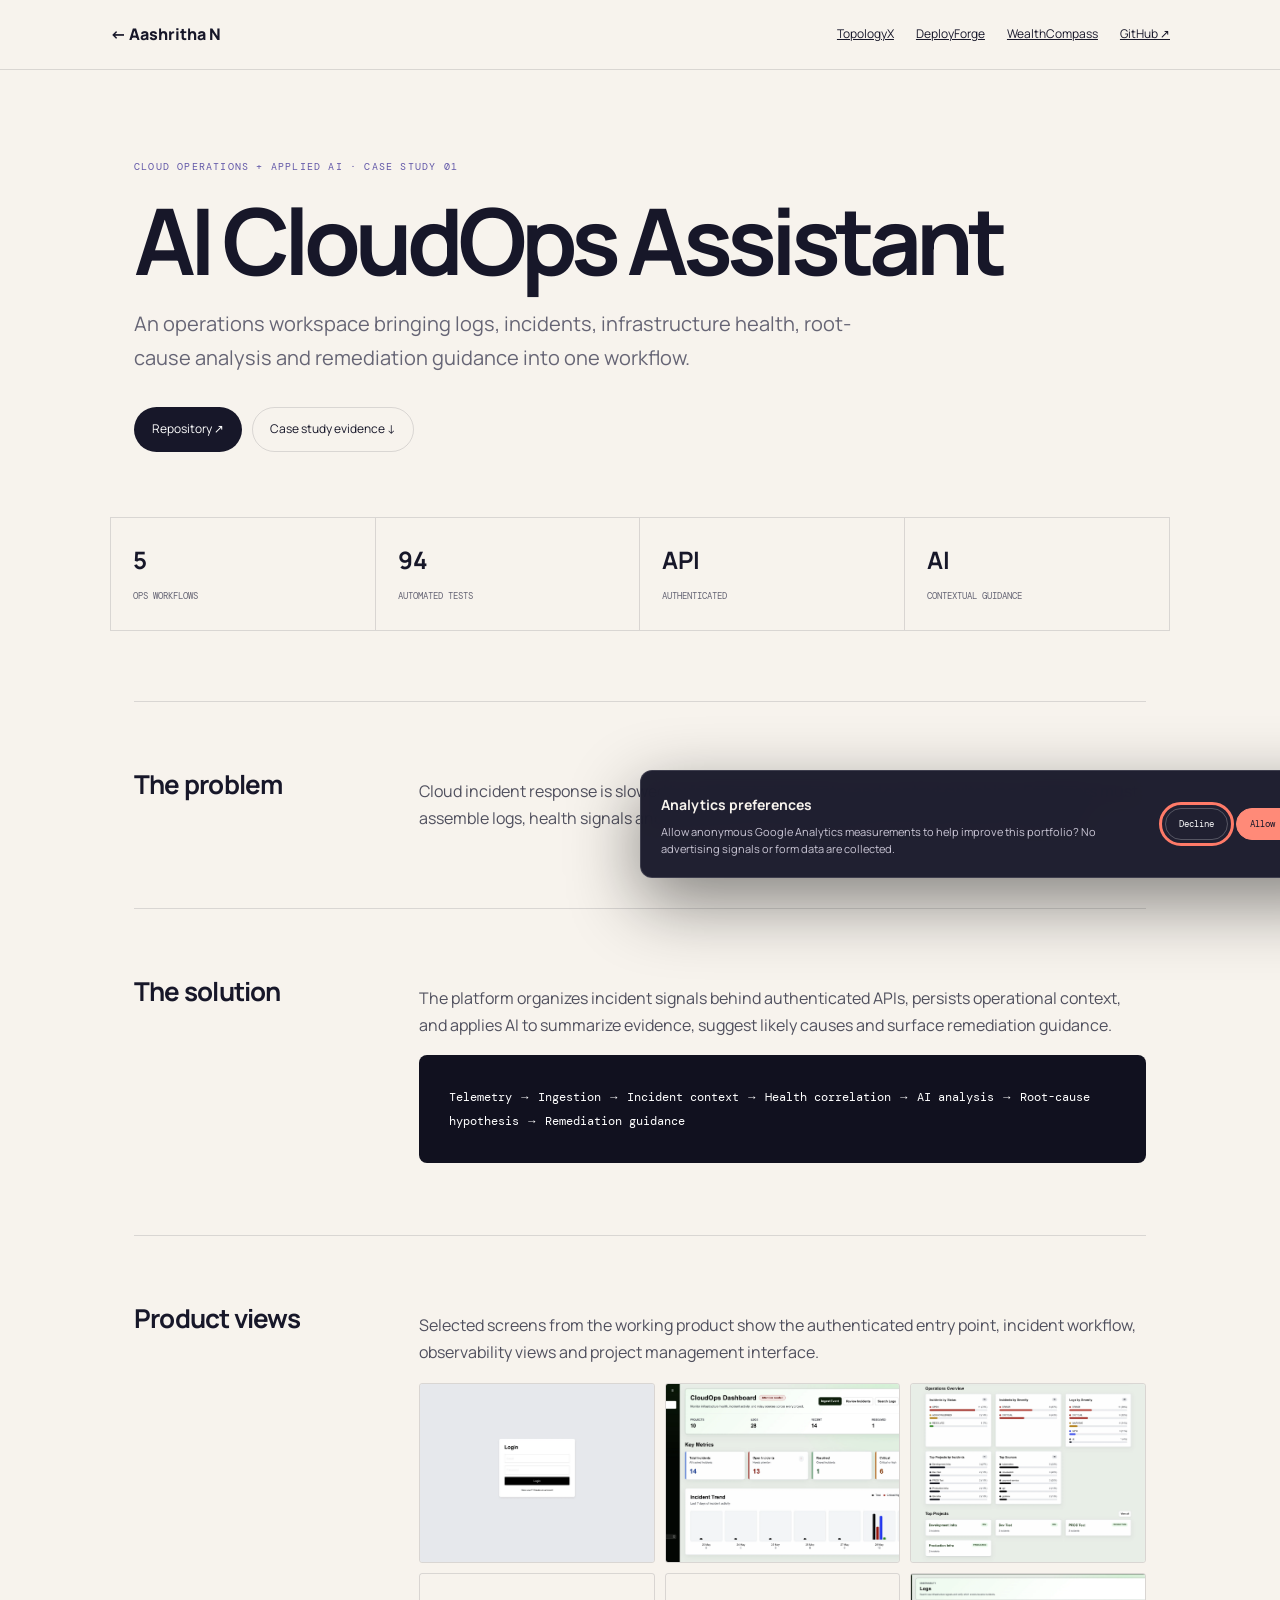
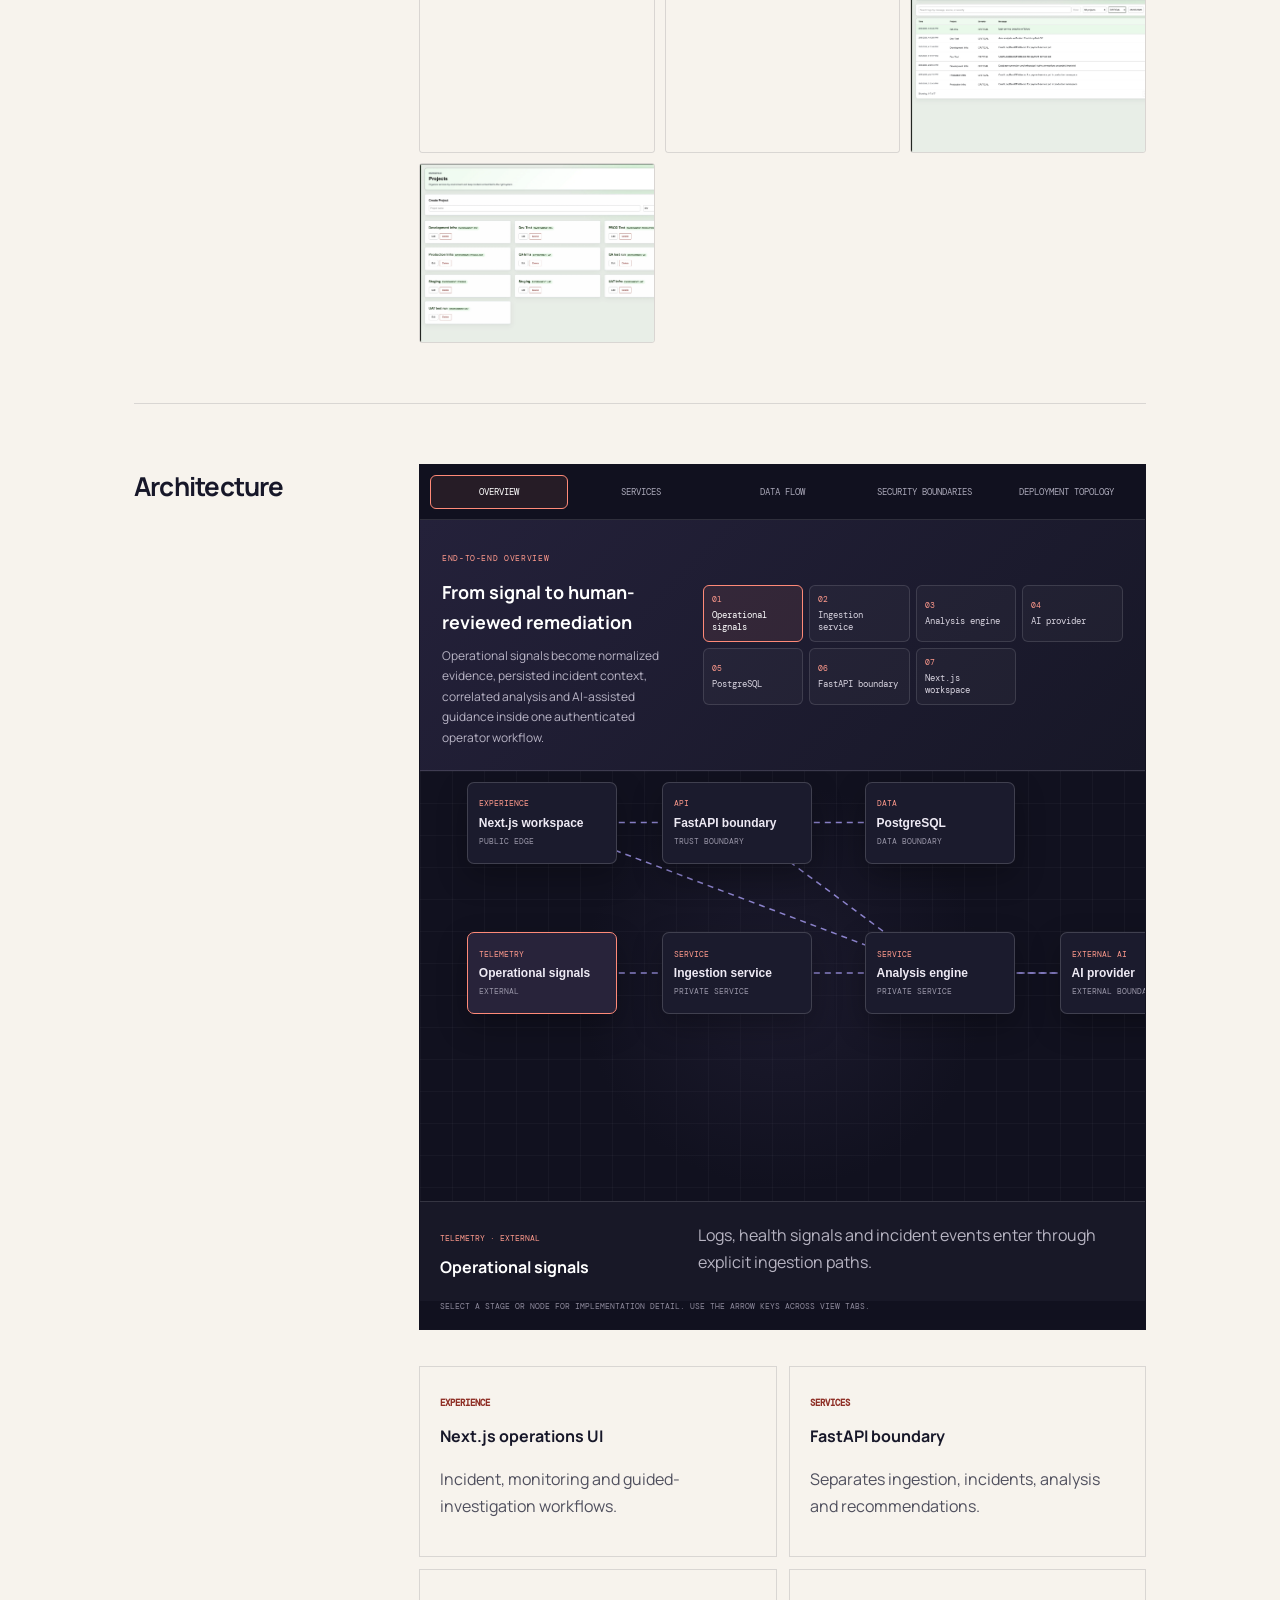
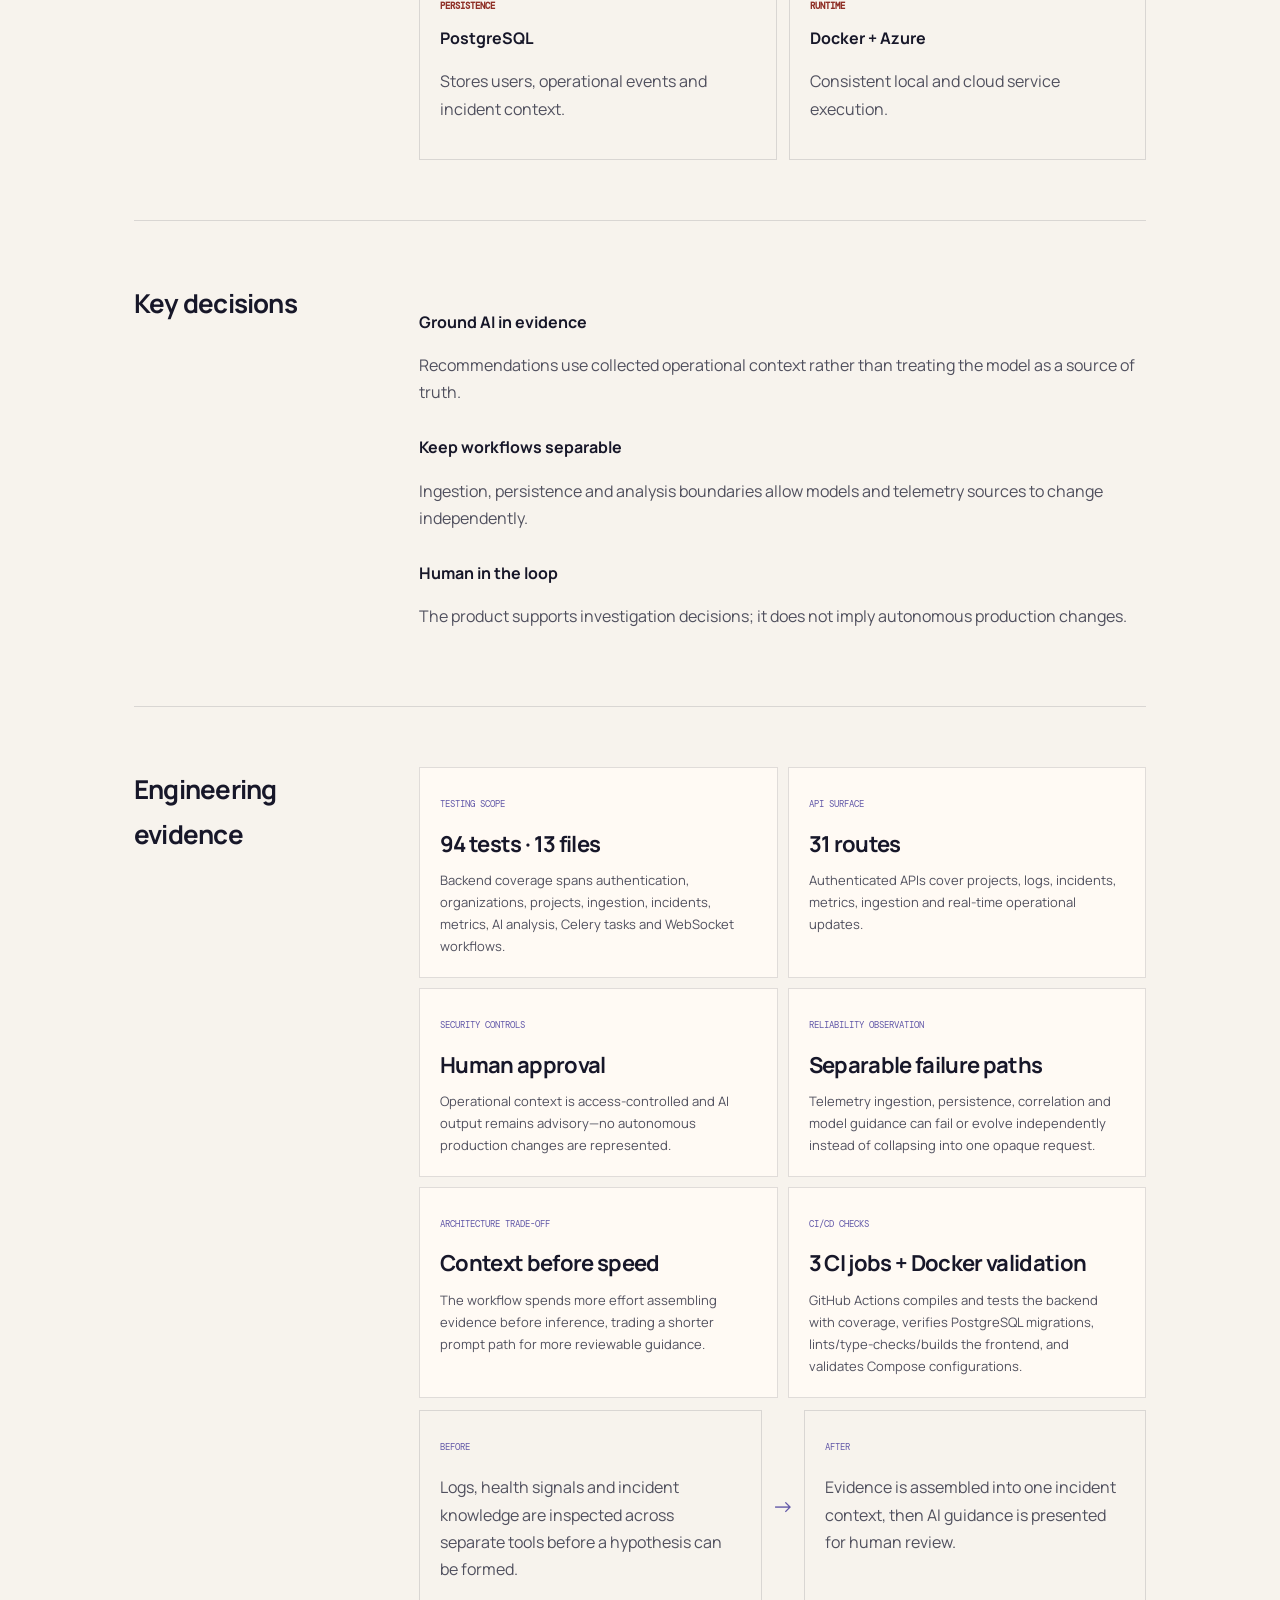
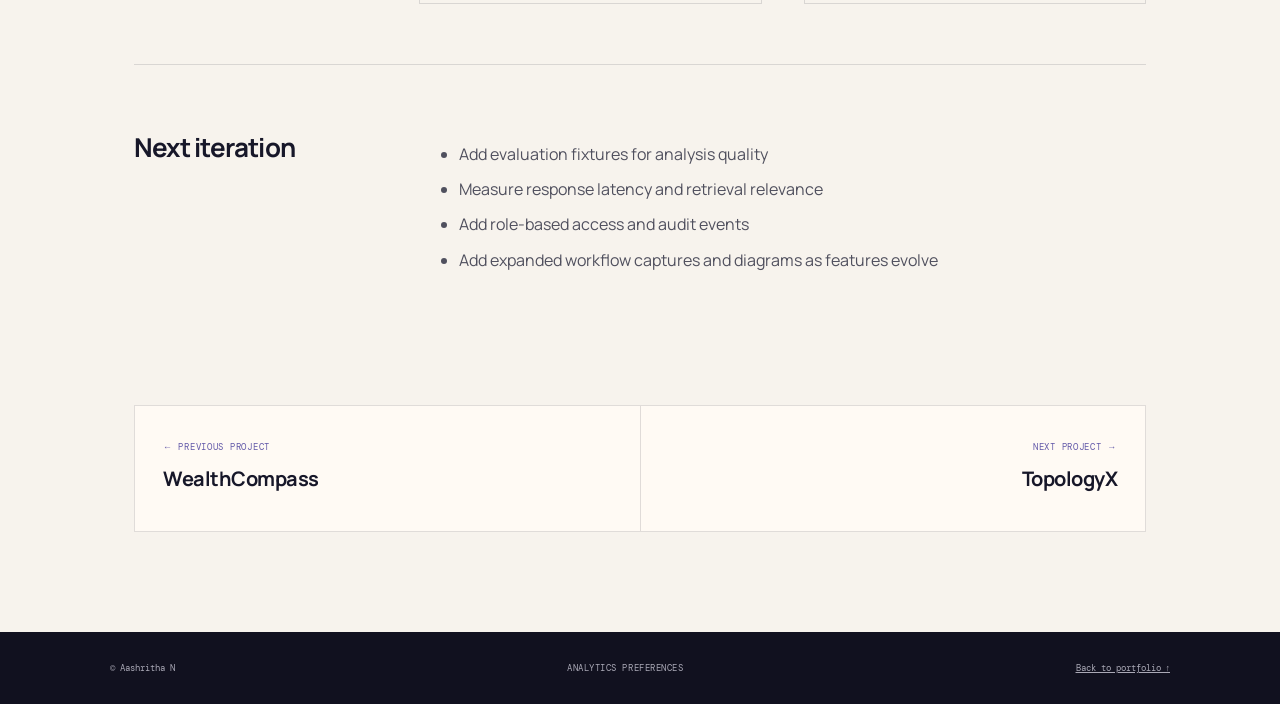
<file: cloudops.html>
<!DOCTYPE html>
<html lang="en">
<head>
<meta http-equiv="Content-Type" content="text/html; charset=UTF-8">
<meta charset="utf-8">
<meta name="viewport" content="width=device-width,initial-scale=1">
<meta name="description" content="AI CloudOps Assistant case study: evidence-grounded incident analysis and remediation guidance by Aashritha N.">
<meta property="og:type" content="article"><meta property="og:site_name" content="Aashritha N — Engineering Portfolio"><meta property="og:title" content="AI CloudOps Assistant — Applied AI Case Study"><meta property="og:description" content="A cloud operations workflow for telemetry ingestion, incident context, root-cause hypotheses and human-reviewed remediation guidance."><meta property="og:url" content="https://codebyaash.github.io/portfolio/cloudops.html"><meta property="og:image" content="https://codebyaash.github.io/portfolio/assets/social/cloudops-og.png"><meta property="og:image:type" content="image/png"><meta property="og:image:width" content="1200"><meta property="og:image:height" content="630"><meta property="og:image:alt" content="AI CloudOps Assistant case study by Aashritha N"><meta name="twitter:card" content="summary_large_image"><meta name="twitter:title" content="AI CloudOps Assistant — Applied AI Case Study"><meta name="twitter:description" content="Evidence-grounded incident analysis and human-reviewed remediation guidance."><meta name="twitter:image" content="https://codebyaash.github.io/portfolio/assets/social/cloudops-og.png">
<title>AI CloudOps Assistant &mdash; Aashritha N</title>
<link rel="canonical" href="https://codebyaash.github.io/portfolio/cloudops.html">
<link rel="icon" href="assets/favicon.svg" type="image/svg+xml">
<link rel="manifest" href="site.webmanifest">
<meta name="theme-color" content="#171729">
<script type="application/ld+json">
{
  "@context": "https://schema.org",
  "@type": "TechArticle",
  "headline": "AI CloudOps Assistant — Applied AI Case Study",
  "description": "A cloud operations workflow for telemetry ingestion, incident context, root-cause hypotheses and human-reviewed remediation guidance.",
  "url": "https://codebyaash.github.io/portfolio/cloudops.html",
  "mainEntityOfPage": "https://codebyaash.github.io/portfolio/cloudops.html",
  "image": "https://codebyaash.github.io/portfolio/assets/social/cloudops-og.png",
  "author": { "@type": "Person", "name": "Aashritha N", "url": "https://codebyaash.github.io/portfolio/" },
  "keywords": ["CloudOps", "Applied AI", "FastAPI", "Azure", "Incident response", "Root-cause analysis"],
  "sameAs": "https://github.com/codebyaash/ai-cloudops-assistant"
}
</script>
<link href="https://fonts.googleapis.com/css2?family=DM+Mono&amp;family=Manrope:wght@400;600;700;800&amp;display=swap" rel="stylesheet">
<link rel="stylesheet" href="case-study.css">
<link rel="stylesheet" href="architecture.css">
<link rel="stylesheet" href="audit-fixes.css">
<link rel="stylesheet" href="case-navigation.css">
<link rel="stylesheet" href="case-enhancements.css">
<link rel="stylesheet" href="case-gallery-navigation.css">
<link rel="stylesheet" href="architecture-overview.css">
<link rel="stylesheet" href="analytics.css">
</head>
<body><a class="skip-link" href="#main-content">Skip to main content</a>
<nav class="case-nav"><a href="index.html#projects">&larr; Aashritha N</a><div>
<a href="topologyx.html">TopologyX</a><a href="deployforge.html">DeployForge</a><a href="wealthcompass.html">WealthCompass</a><a href="https://github.com/codebyaash/ai-cloudops-assistant">GitHub &#8599;</a>
</div></nav><main id="main-content"><header class="case-hero"><div class="case-kicker">Cloud operations + applied AI &middot; Case study 01</div>
<h1>AI CloudOps Assistant</h1>
<p>An operations workspace bringing logs, incidents, infrastructure health, root-cause analysis and remediation guidance into one workflow.</p><div class="case-actions"><a class="primary" href="https://github.com/codebyaash/ai-cloudops-assistant">Repository &#8599;</a><a href="#evidence">Case study evidence &darr;</a></div></header><div class="case-metrics">
<div>
<strong>5</strong><span>Ops workflows</span>
</div>
<div>
<strong>94</strong><span>Automated tests</span>
</div>
<div>
<strong>API</strong><span>Authenticated</span>
</div>
<div>
<strong>AI</strong><span>Contextual guidance</span>
</div>
</div>
<div class="case-body">
<section class="case-section"><h2>The problem</h2>
<div><p>Cloud incident response is slowed by fragmented telemetry and context switching. Engineers must assemble logs, health signals and operational knowledge before forming a useful hypothesis.</p></div></section><section class="case-section"><h2>The solution</h2>
<div>
<p>The platform organizes incident signals behind authenticated APIs, persists operational context, and applies AI to summarize evidence, suggest likely causes and surface remediation guidance.</p>
<pre class="flow">Telemetry &rarr; Ingestion &rarr; Incident context &rarr; Health correlation &rarr; AI analysis &rarr; Root-cause hypothesis &rarr; Remediation guidance</pre>
</div></section><section class="case-section"><h2>Product views</h2>
<div><p>Selected screens from the working product show the authenticated entry point, incident workflow, observability views and project management interface.</p><div class="case-gallery"><img src="assets/projects/cloudops/Login.webp" alt="AI CloudOps Assistant sign-in screen" width="2939" height="1577" loading="lazy" decoding="async"><img src="assets/projects/cloudops/Dashboard.webp" alt="AI CloudOps Assistant dashboard with incident metrics and trend charts" width="2939" height="1661" loading="lazy" decoding="async"><img src="assets/projects/cloudops/Dashboard-Operations+Projects.webp" alt="AI CloudOps Assistant dashboard operations and project status panels" width="2550" height="1664" loading="lazy" decoding="async"><img src="assets/projects/cloudops/Dashboard-ActiveIncidents.webp" alt="AI CloudOps Assistant active incidents dashboard panel" width="2936" height="1661" loading="lazy" decoding="async"><img src="assets/projects/cloudops/Incidents.webp" alt="AI CloudOps Assistant incident management queue" width="2939" height="1666" loading="lazy" decoding="async"><img src="assets/projects/cloudops/Logs.webp" alt="AI CloudOps Assistant searchable log explorer" width="2939" height="1668" loading="lazy" decoding="async"><img src="assets/projects/cloudops/Projects.webp" alt="AI CloudOps Assistant project management screen" width="2939" height="1669" loading="lazy" decoding="async"></div></div></section><section class="case-section"><h2>Architecture</h2>
<div class="decision-grid"><div class="architecture-explorer" data-architecture="cloudops" aria-label="Interactive AI CloudOps architecture"></div><noscript><figure class="architecture-frame static-architecture-fallback"><img src="assets/projects/cloudops-architecture.svg" alt="AI CloudOps architecture showing operational signals, ingestion, APIs, incident context, persistence and AI-assisted analysis"><figcaption>Evidence-to-guidance system architecture</figcaption></figure></noscript>
<article class="decision"><small>Experience</small><h3>Next.js operations UI</h3>
<p>Incident, monitoring and guided-investigation workflows.</p></article><article class="decision"><small>Services</small><h3>FastAPI boundary</h3>
<p>Separates ingestion, incidents, analysis and recommendations.</p></article><article class="decision"><small>Persistence</small><h3>PostgreSQL</h3>
<p>Stores users, operational events and incident context.</p></article><article class="decision"><small>Runtime</small><h3>Docker + Azure</h3>
<p>Consistent local and cloud service execution.</p></article>
</div></section><section class="case-section"><h2>Key decisions</h2>
<div>
<h3>Ground AI in evidence</h3>
<p>Recommendations use collected operational context rather than treating the model as a source of truth.</p>
<h3>Keep workflows separable</h3>
<p>Ingestion, persistence and analysis boundaries allow models and telemetry sources to change independently.</p>
<h3>Human in the loop</h3>
<p>The product supports investigation decisions; it does not imply autonomous production changes.</p>
</div></section><section class="case-section" id="evidence"><h2>Engineering evidence</h2><div><div class="evidence-grid">
<article class="evidence-card"><small>Testing scope</small><strong>94 tests · 13 files</strong><p>Backend coverage spans authentication, organizations, projects, ingestion, incidents, metrics, AI analysis, Celery tasks and WebSocket workflows.</p></article>
<article class="evidence-card"><small>API surface</small><strong>31 routes</strong><p>Authenticated APIs cover projects, logs, incidents, metrics, ingestion and real-time operational updates.</p></article>
<article class="evidence-card"><small>Security controls</small><strong>Human approval</strong><p>Operational context is access-controlled and AI output remains advisory—no autonomous production changes are represented.</p></article>
<article class="evidence-card"><small>Reliability observation</small><strong>Separable failure paths</strong><p>Telemetry ingestion, persistence, correlation and model guidance can fail or evolve independently instead of collapsing into one opaque request.</p></article>
<article class="evidence-card"><small>Architecture trade-off</small><strong>Context before speed</strong><p>The workflow spends more effort assembling evidence before inference, trading a shorter prompt path for more reviewable guidance.</p></article>
<article class="evidence-card"><small>CI/CD checks</small><strong>3 CI jobs + Docker validation</strong><p>GitHub Actions compiles and tests the backend with coverage, verifies PostgreSQL migrations, lints/type-checks/builds the frontend, and validates Compose configurations.</p></article>
</div><div class="workflow-compare"><div><small>Before</small><p>Logs, health signals and incident knowledge are inspected across separate tools before a hypothesis can be formed.</p></div><span class="workflow-arrow" aria-hidden="true">&rarr;</span><div><small>After</small><p>Evidence is assembled into one incident context, then AI guidance is presented for human review.</p></div></div></div></section><section class="case-section"><h2>Next iteration</h2>
<div><ul>
<li>Add evaluation fixtures for analysis quality</li>
<li>Measure response latency and retrieval relevance</li>
<li>Add role-based access and audit events</li>
<li>Add expanded workflow captures and diagrams as features evolve</li>
</ul></div></section>
<nav class="case-pagination" aria-label="Case study navigation"><a href="wealthcompass.html"><small>&larr; Previous project</small><strong>WealthCompass</strong></a><a href="topologyx.html"><small>Next project &rarr;</small><strong>TopologyX</strong></a></nav></div></main><footer><span>&copy; Aashritha N</span><button type="button" class="analytics-preferences" data-analytics-preferences>Analytics preferences</button><a href="index.html#projects">Back to portfolio &uarr;</a></footer><script src="architecture-explorer.js" defer></script><script src="case-study.js" defer></script><script src="analytics.js" defer></script>
</body>
</html>
</file>
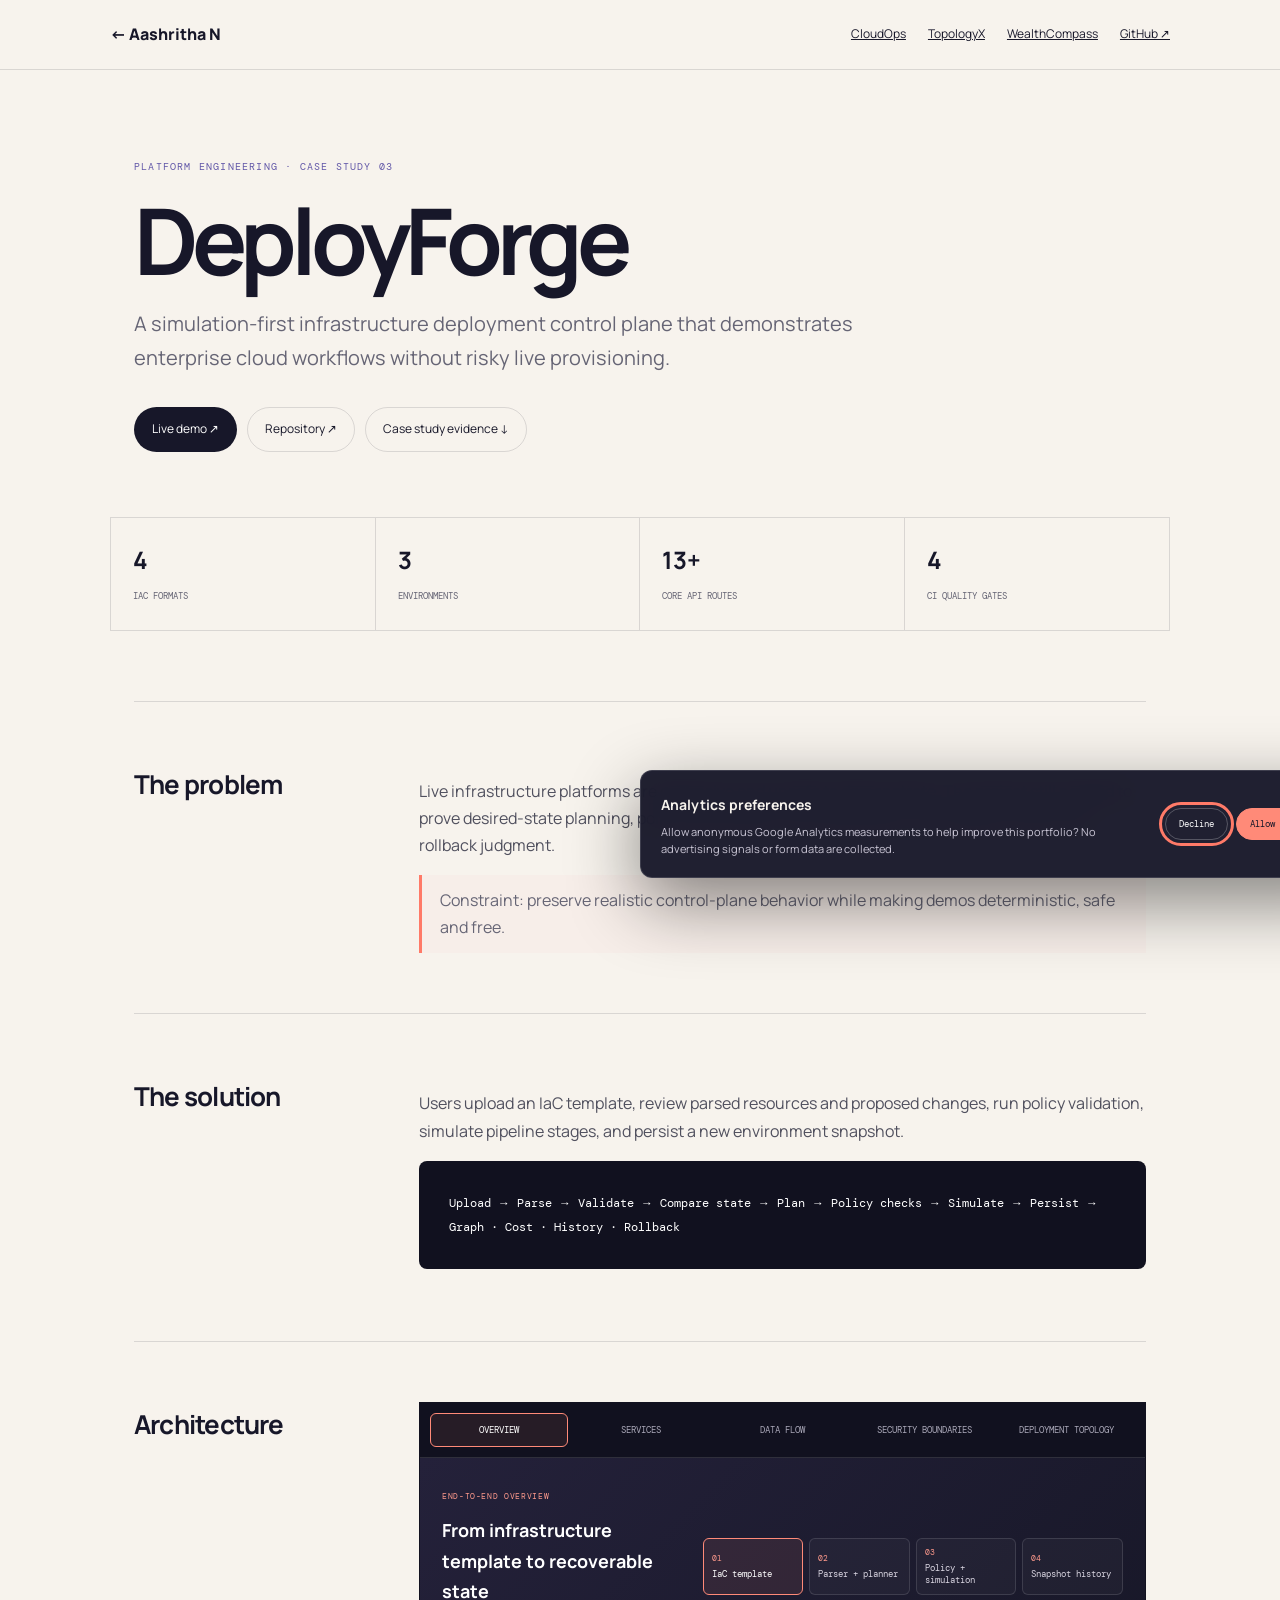
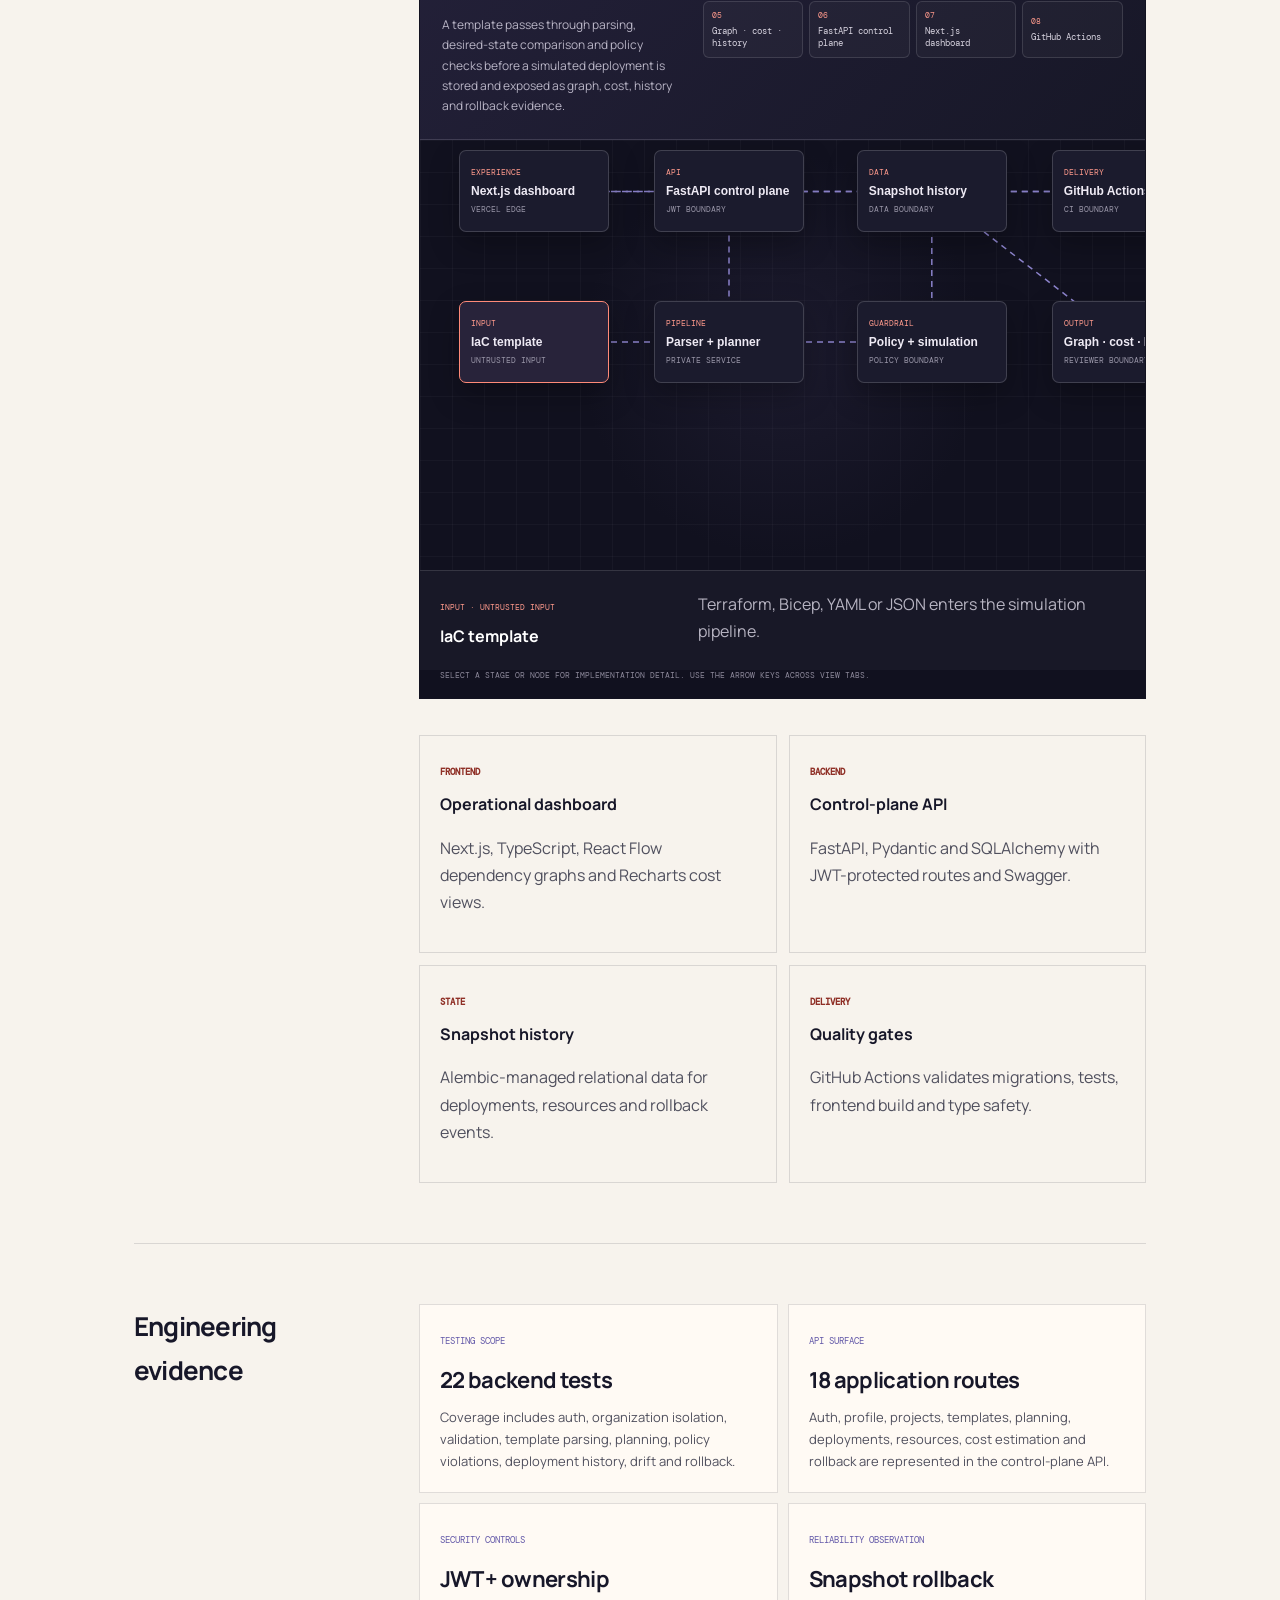
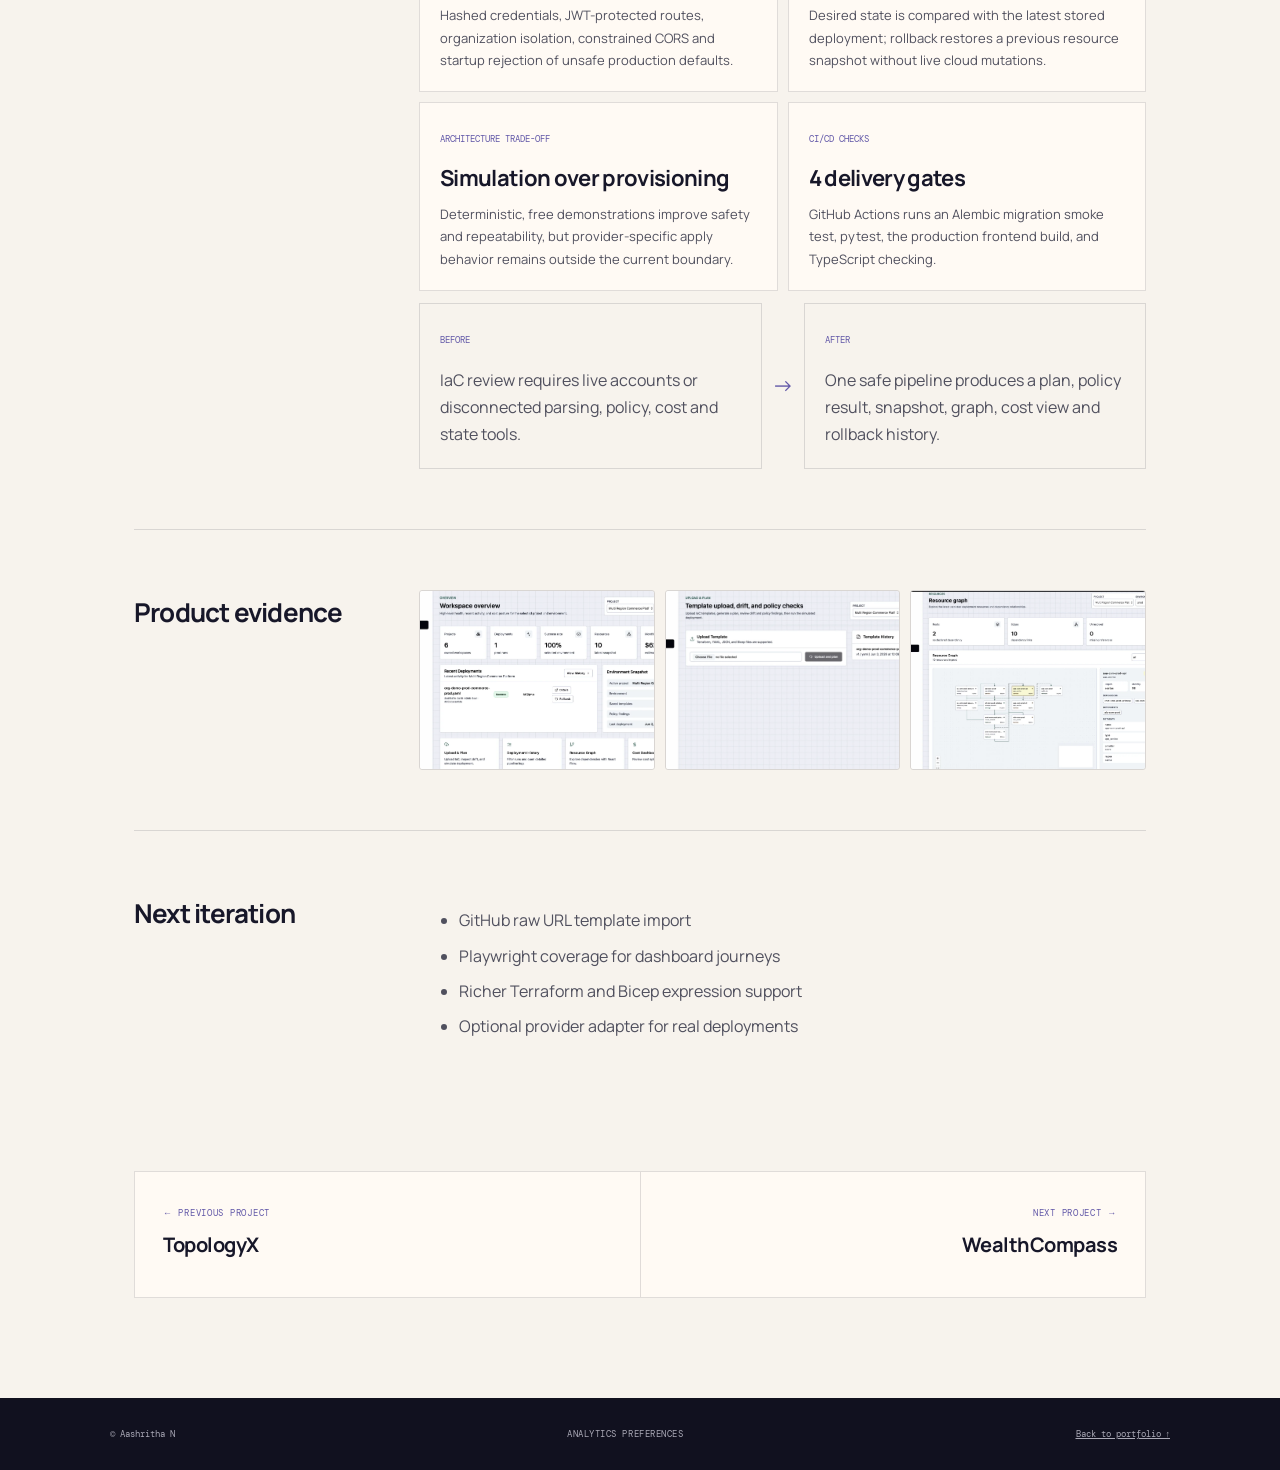
<file: deployforge.html>
<!DOCTYPE html>
<html lang="en">
<head>
<meta http-equiv="Content-Type" content="text/html; charset=UTF-8">
<meta charset="utf-8">
<meta name="viewport" content="width=device-width,initial-scale=1">
<meta name="description" content="DeployForge case study: a simulation-first infrastructure deployment control plane by Aashritha N.">
<meta property="og:type" content="article"><meta property="og:site_name" content="Aashritha N — Engineering Portfolio"><meta property="og:title" content="DeployForge — Platform Engineering Case Study"><meta property="og:description" content="IaC parsing, desired-state planning, policy checks, drift detection, cost visibility and rollback workflows."><meta property="og:url" content="https://codebyaash.github.io/portfolio/deployforge.html"><meta property="og:image" content="https://codebyaash.github.io/portfolio/assets/social/deployforge-og.png"><meta property="og:image:type" content="image/png"><meta property="og:image:width" content="1200"><meta property="og:image:height" content="630"><meta property="og:image:alt" content="DeployForge platform engineering case study by Aashritha N"><meta name="twitter:card" content="summary_large_image"><meta name="twitter:title" content="DeployForge — Platform Engineering Case Study"><meta name="twitter:description" content="Simulation-first planning, policy, drift, cost, graph and rollback workflows."><meta name="twitter:image" content="https://codebyaash.github.io/portfolio/assets/social/deployforge-og.png">
<title>DeployForge Case Study &mdash; Aashritha N</title>
<link rel="canonical" href="https://codebyaash.github.io/portfolio/deployforge.html">
<link rel="icon" href="assets/favicon.svg" type="image/svg+xml">
<link rel="manifest" href="site.webmanifest">
<meta name="theme-color" content="#171729">
<script type="application/ld+json">
{
  "@context": "https://schema.org",
  "@type": "TechArticle",
  "headline": "DeployForge — Platform Engineering Case Study",
  "description": "A simulation-first infrastructure deployment control plane with planning, policy checks, drift detection, cost visibility and rollback workflows.",
  "url": "https://codebyaash.github.io/portfolio/deployforge.html",
  "mainEntityOfPage": "https://codebyaash.github.io/portfolio/deployforge.html",
  "image": "https://codebyaash.github.io/portfolio/assets/social/deployforge-og.png",
  "author": { "@type": "Person", "name": "Aashritha N", "url": "https://codebyaash.github.io/portfolio/" },
  "keywords": ["Platform engineering", "Infrastructure as Code", "Terraform", "Azure", "FastAPI", "Next.js"],
  "sameAs": ["https://github.com/codebyaash/IDP", "https://deployforge-eight.vercel.app"]
}
</script>
<link href="https://fonts.googleapis.com/css2?family=DM+Mono&amp;family=Manrope:wght@400;600;700;800&amp;display=swap" rel="stylesheet">
<link rel="stylesheet" href="case-study.css">
<link rel="stylesheet" href="architecture.css">
<link rel="stylesheet" href="audit-fixes.css">
<link rel="stylesheet" href="case-navigation.css">
<link rel="stylesheet" href="case-enhancements.css">
<link rel="stylesheet" href="case-gallery-navigation.css">
<link rel="stylesheet" href="architecture-overview.css">
<link rel="stylesheet" href="analytics.css">
</head>
<body><a class="skip-link" href="#main-content">Skip to main content</a>
<nav class="case-nav"><a href="index.html#projects">&larr; Aashritha N</a><div>
<a href="cloudops.html">CloudOps</a><a href="topologyx.html">TopologyX</a><a href="wealthcompass.html">WealthCompass</a><a href="https://github.com/codebyaash/IDP">GitHub &#8599;</a>
</div></nav><main id="main-content"><header class="case-hero"><div class="case-kicker">Platform engineering &middot; Case study 03</div>
<h1>DeployForge</h1>
<p>A simulation-first infrastructure deployment control plane that demonstrates enterprise cloud workflows without risky live provisioning.</p>
<div class="case-actions">
<a class="primary" href="https://deployforge-eight.vercel.app">Live demo &#8599;</a><a href="https://github.com/codebyaash/IDP">Repository &#8599;</a><a href="#evidence">Case study evidence &darr;</a>
</div></header><div class="case-metrics">
<div>
<strong>4</strong><span>IaC formats</span>
</div>
<div>
<strong>3</strong><span>Environments</span>
</div>
<div>
<strong>13+</strong><span>Core API routes</span>
</div>
<div>
<strong>4</strong><span>CI quality gates</span>
</div>
</div>
<div class="case-body">
<section class="case-section"><h2>The problem</h2>
<div>
<p>Live infrastructure platforms are expensive and unsafe to demonstrate. The project still needed to prove desired-state planning, policy enforcement, drift awareness, cost visibility, history and rollback judgment.</p>
<div class="case-note">Constraint: preserve realistic control-plane behavior while making demos deterministic, safe and free.</div>
</div></section><section class="case-section"><h2>The solution</h2>
<div>
<p>Users upload an IaC template, review parsed resources and proposed changes, run policy validation, simulate pipeline stages, and persist a new environment snapshot.</p>
<pre class="flow">Upload &rarr; Parse &rarr; Validate &rarr; Compare state &rarr; Plan &rarr; Policy checks &rarr; Simulate &rarr; Persist &rarr; Graph &middot; Cost &middot; History &middot; Rollback</pre>
</div></section><section class="case-section"><h2>Architecture</h2>
<div class="decision-grid"><div class="architecture-explorer" data-architecture="deployforge" aria-label="Interactive DeployForge architecture"></div><noscript><figure class="architecture-frame static-architecture-fallback"><img src="assets/projects/deployforge/architecture.svg" alt="DeployForge architecture showing the dashboard, API control plane, database, simulation pipeline and CI delivery flow"><figcaption>System architecture and deployment simulation flow</figcaption></figure></noscript>
<article class="decision"><small>Frontend</small><h3>Operational dashboard</h3>
<p>Next.js, TypeScript, React Flow dependency graphs and Recharts cost views.</p></article><article class="decision"><small>Backend</small><h3>Control-plane API</h3>
<p>FastAPI, Pydantic and SQLAlchemy with JWT-protected routes and Swagger.</p></article><article class="decision"><small>State</small><h3>Snapshot history</h3>
<p>Alembic-managed relational data for deployments, resources and rollback events.</p></article><article class="decision"><small>Delivery</small><h3>Quality gates</h3>
<p>GitHub Actions validates migrations, tests, frontend build and type safety.</p></article>
</div></section><section class="case-section" id="evidence"><h2>Engineering evidence</h2><div><div class="evidence-grid">
<article class="evidence-card"><small>Testing scope</small><strong>22 backend tests</strong><p>Coverage includes auth, organization isolation, validation, template parsing, planning, policy violations, deployment history, drift and rollback.</p></article>
<article class="evidence-card"><small>API surface</small><strong>18 application routes</strong><p>Auth, profile, projects, templates, planning, deployments, resources, cost estimation and rollback are represented in the control-plane API.</p></article>
<article class="evidence-card"><small>Security controls</small><strong>JWT + ownership</strong><p>Hashed credentials, JWT-protected routes, organization isolation, constrained CORS and startup rejection of unsafe production defaults.</p></article>
<article class="evidence-card"><small>Reliability observation</small><strong>Snapshot rollback</strong><p>Desired state is compared with the latest stored deployment; rollback restores a previous resource snapshot without live cloud mutations.</p></article>
<article class="evidence-card"><small>Architecture trade-off</small><strong>Simulation over provisioning</strong><p>Deterministic, free demonstrations improve safety and repeatability, but provider-specific apply behavior remains outside the current boundary.</p></article>
<article class="evidence-card"><small>CI/CD checks</small><strong>4 delivery gates</strong><p>GitHub Actions runs an Alembic migration smoke test, pytest, the production frontend build, and TypeScript checking.</p></article>
</div><div class="workflow-compare"><div><small>Before</small><p>IaC review requires live accounts or disconnected parsing, policy, cost and state tools.</p></div><span class="workflow-arrow" aria-hidden="true">&rarr;</span><div><small>After</small><p>One safe pipeline produces a plan, policy result, snapshot, graph, cost view and rollback history.</p></div></div></div></section><section class="case-section"><h2>Product evidence</h2>
<div class="case-gallery">
<img src="assets/projects/deployforge/overview-dashboard.webp" alt="DeployForge overview dashboard" width="1600" height="907" loading="lazy" decoding="async"><img src="assets/projects/deployforge/upload-plan.webp" alt="DeployForge upload and plan" width="1600" height="905" loading="lazy" decoding="async"><img src="assets/projects/deployforge/resource-graph.webp" alt="DeployForge resource graph" width="1600" height="946" loading="lazy" decoding="async">
</div></section><section class="case-section"><h2>Next iteration</h2>
<div><ul>
<li>GitHub raw URL template import</li>
<li>Playwright coverage for dashboard journeys</li>
<li>Richer Terraform and Bicep expression support</li>
<li>Optional provider adapter for real deployments</li>
</ul></div></section>
<nav class="case-pagination" aria-label="Case study navigation"><a href="topologyx.html"><small>&larr; Previous project</small><strong>TopologyX</strong></a><a href="wealthcompass.html"><small>Next project &rarr;</small><strong>WealthCompass</strong></a></nav></div></main><footer><span>&copy; Aashritha N</span><button type="button" class="analytics-preferences" data-analytics-preferences>Analytics preferences</button><a href="index.html#projects">Back to portfolio &uarr;</a></footer><script src="architecture-explorer.js" defer></script><script src="case-study.js" defer></script><script src="analytics.js" defer></script>
</body>
</html>
</file>
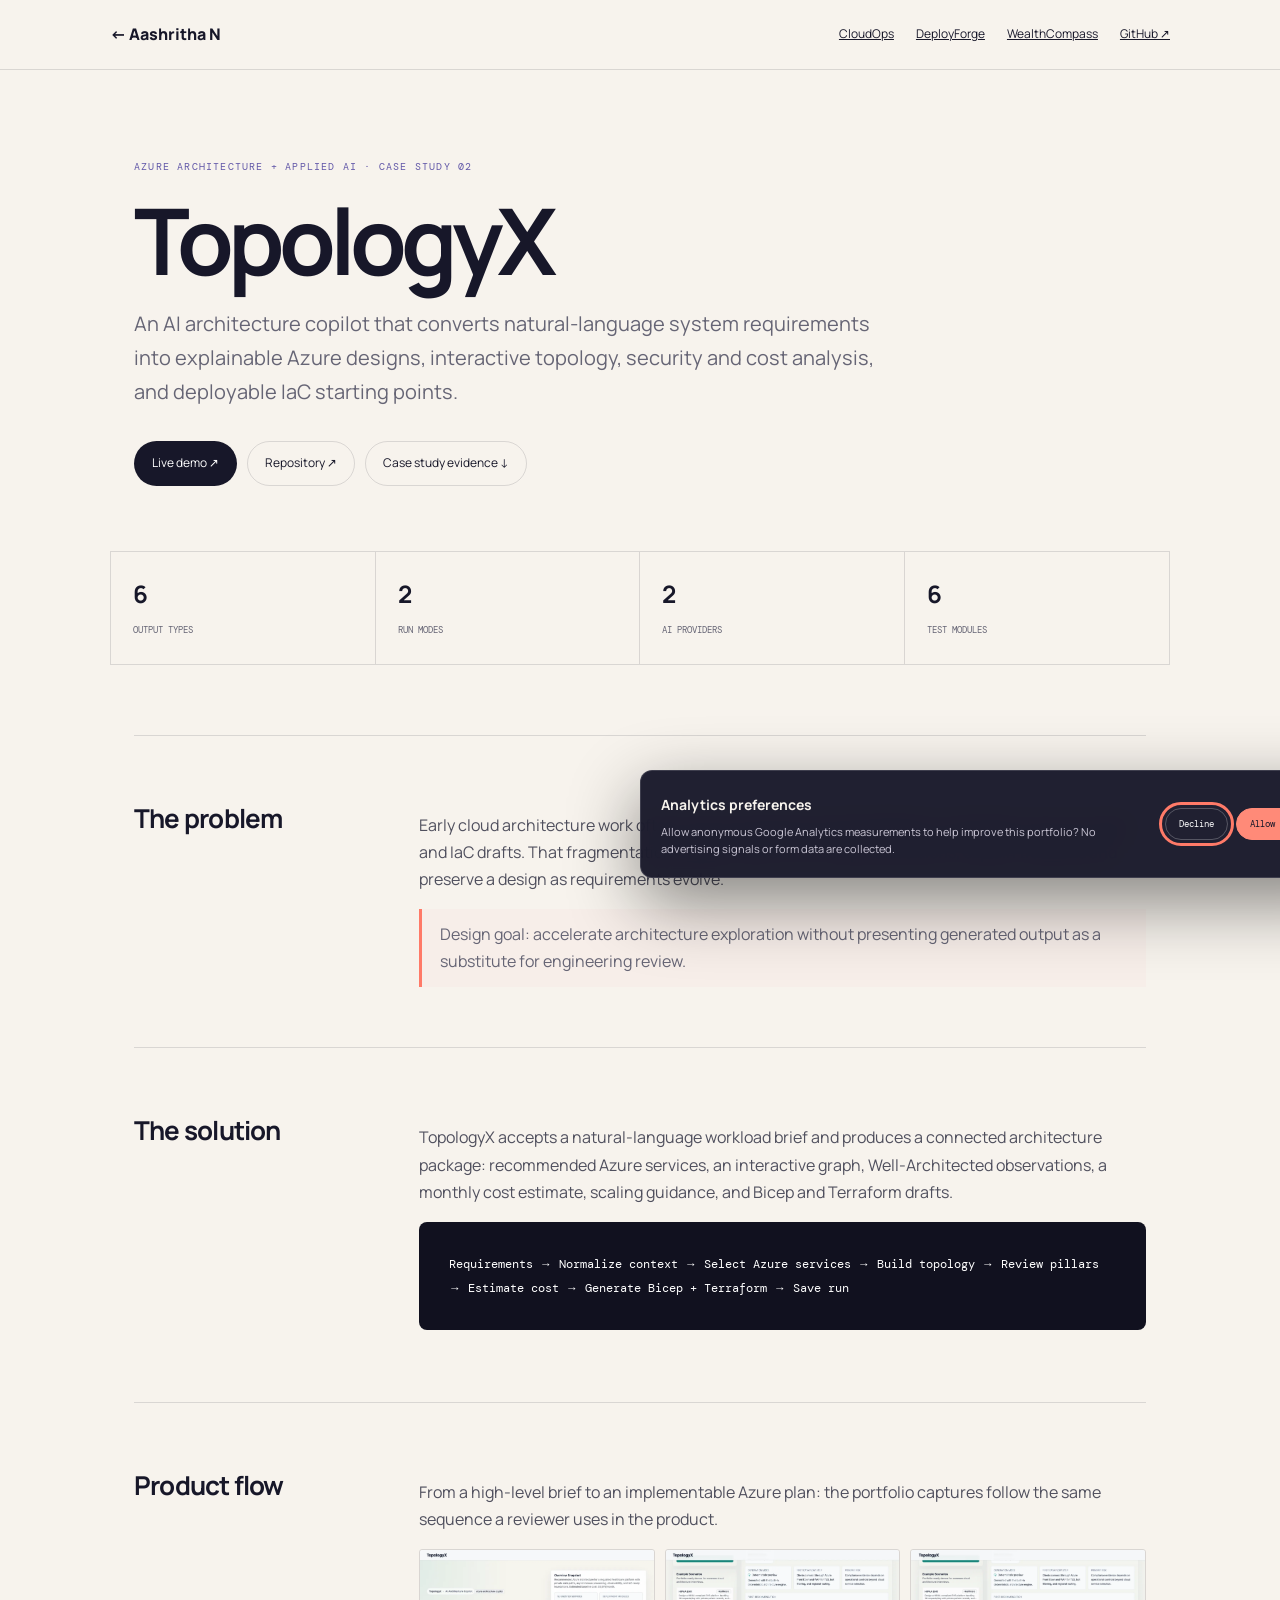
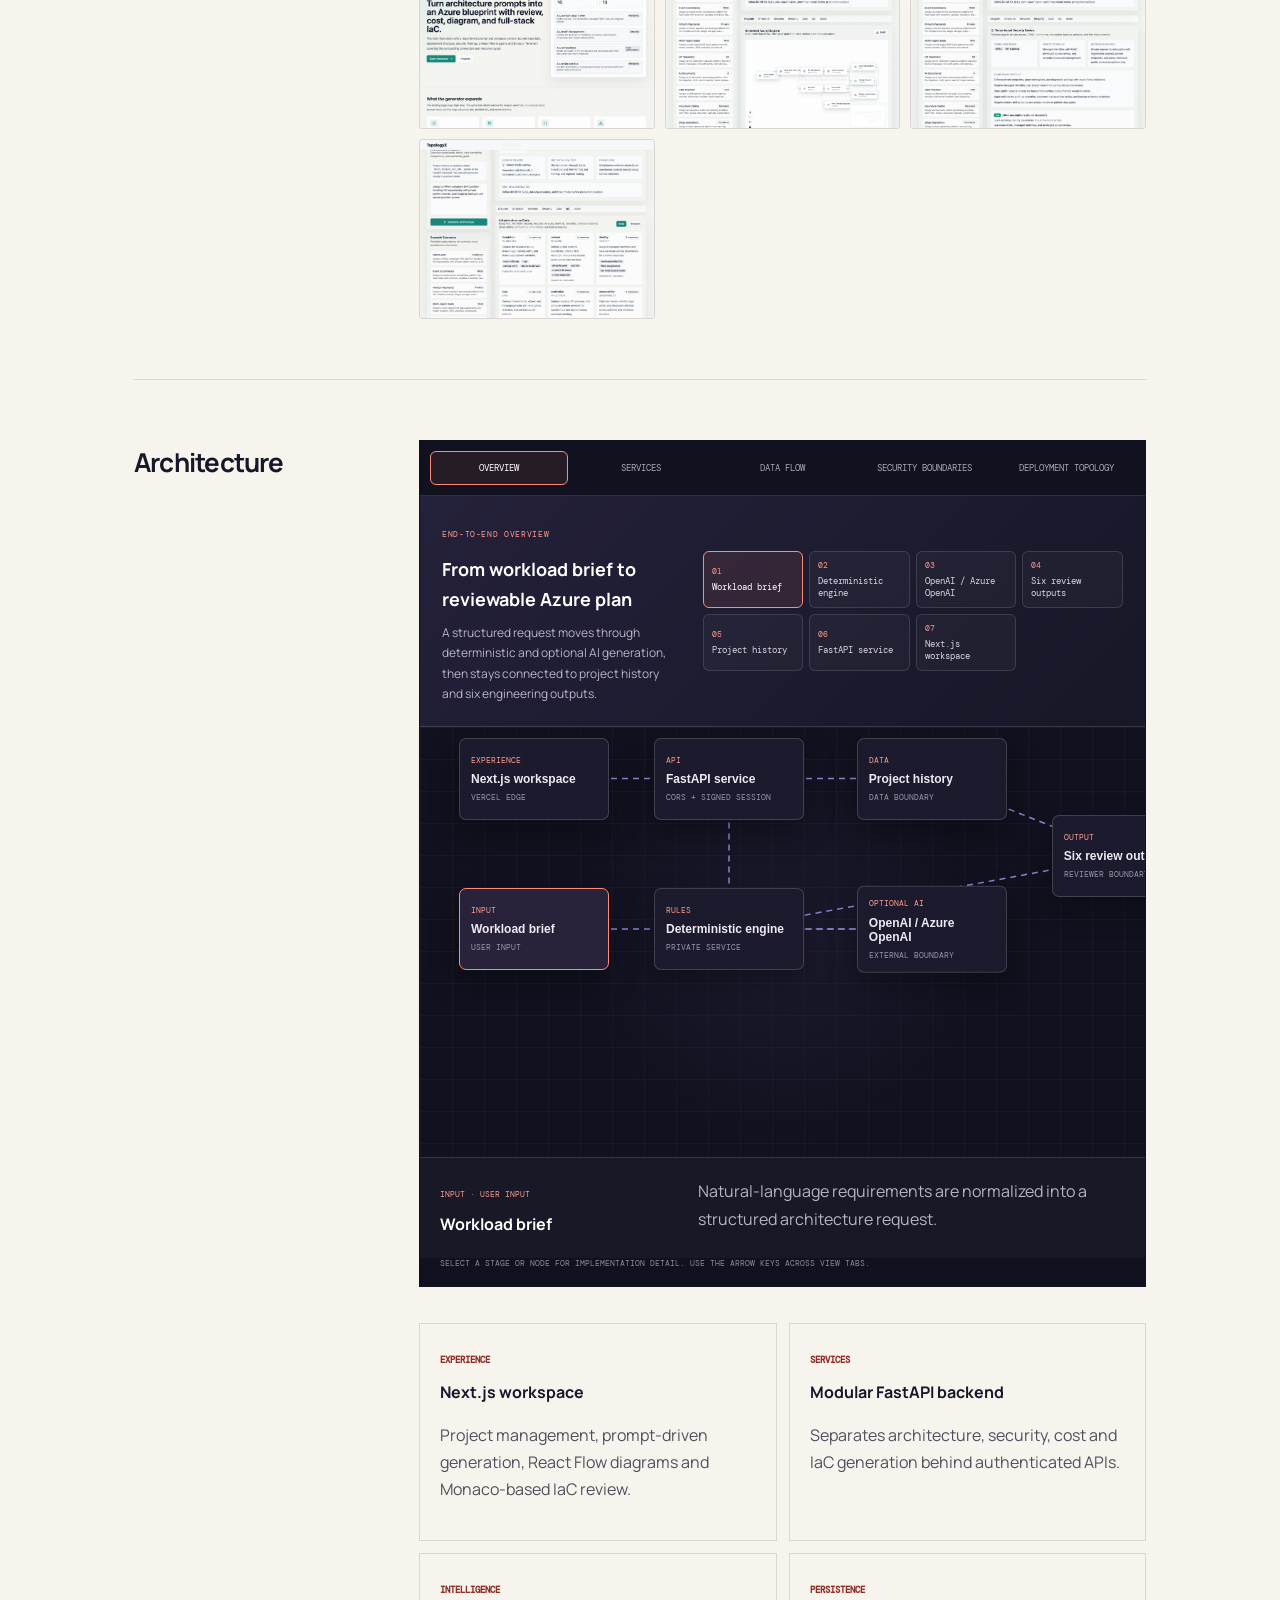
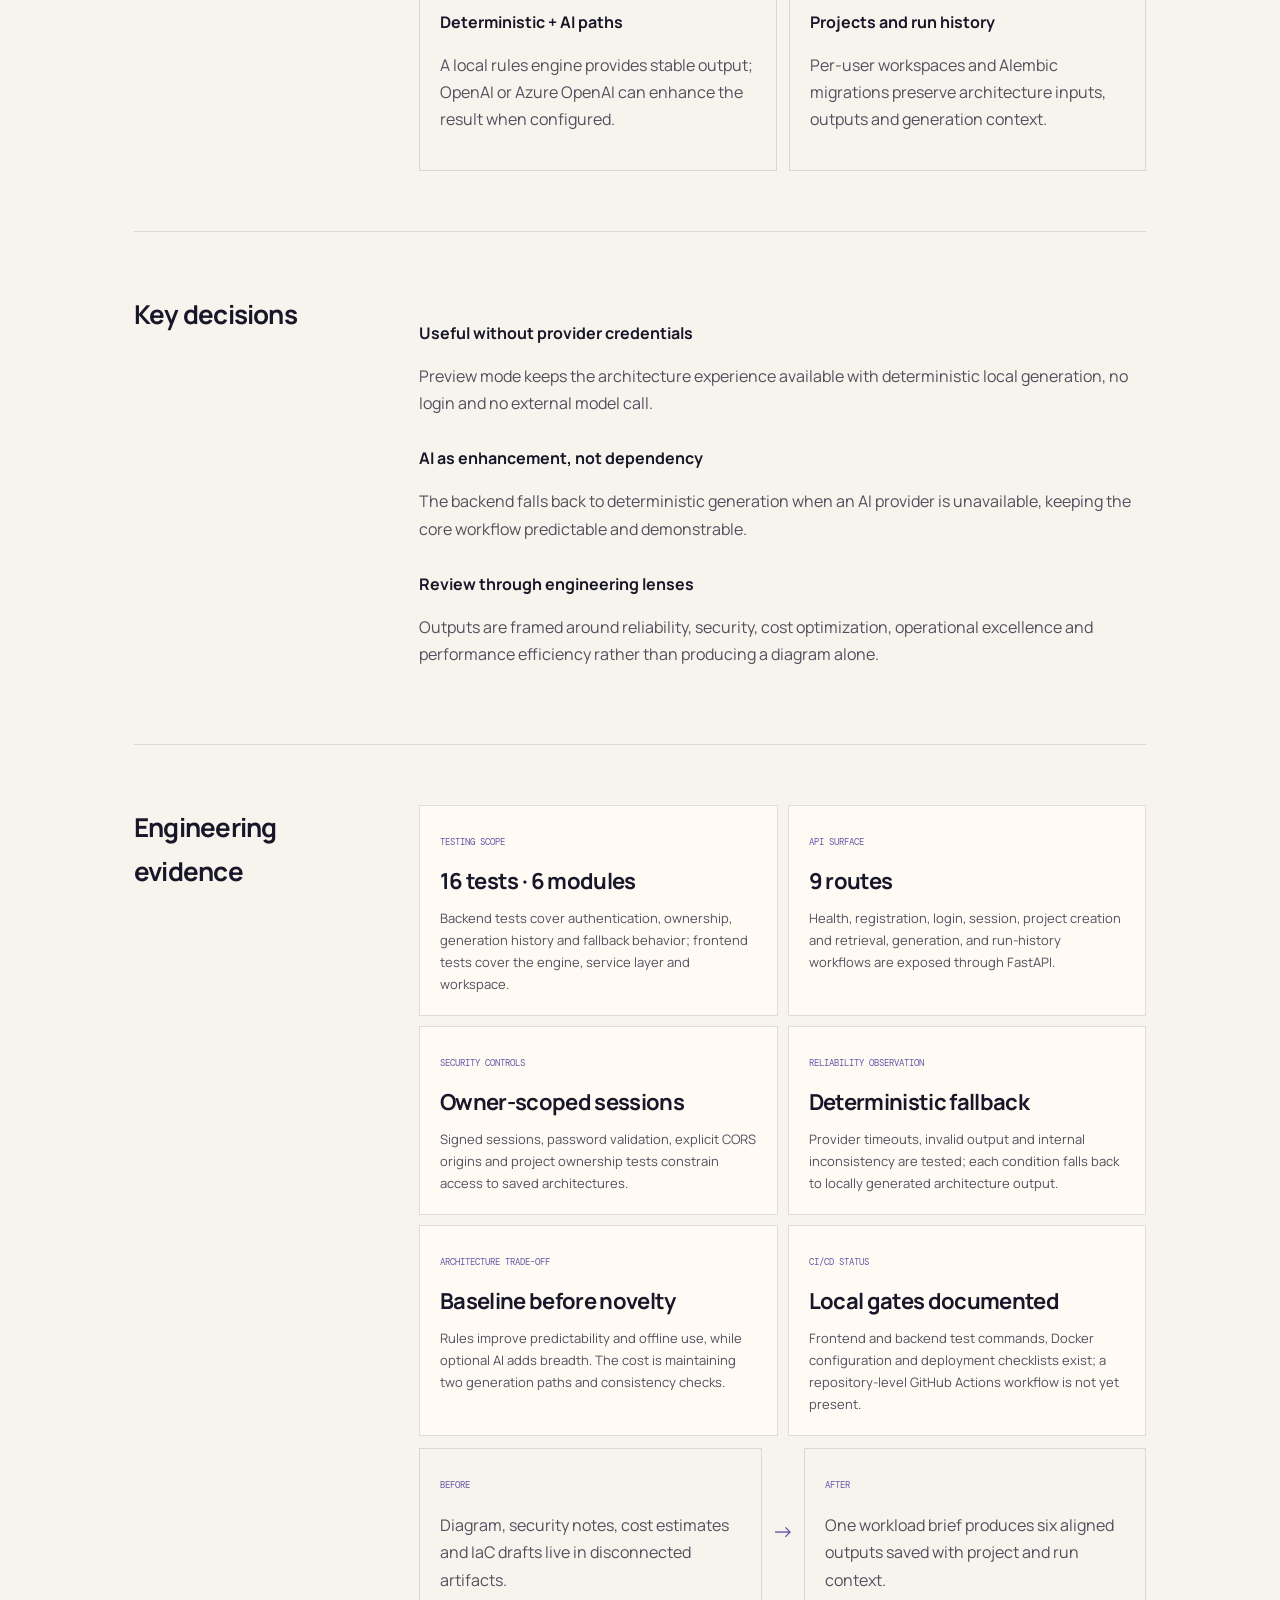
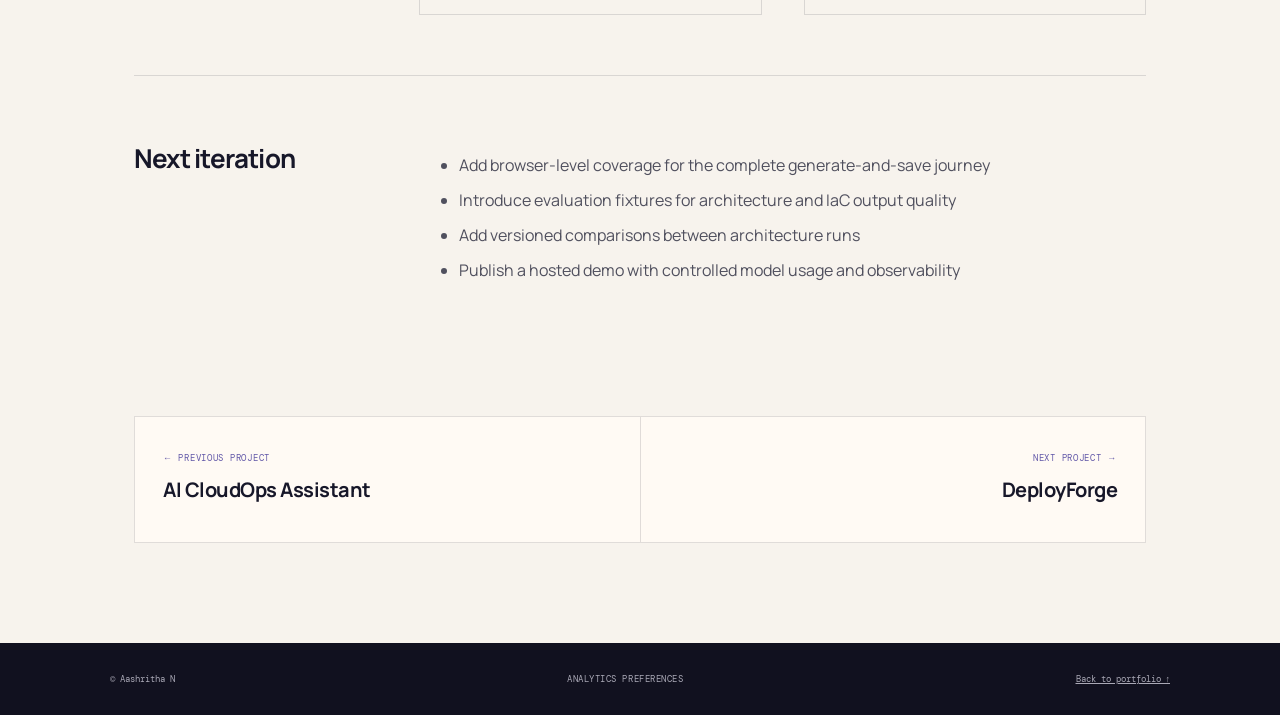
<file: topologyx.html>
<!DOCTYPE html>
<html lang="en">
<head>
<meta http-equiv="Content-Type" content="text/html; charset=UTF-8">
<meta charset="utf-8">
<meta name="viewport" content="width=device-width,initial-scale=1">
<meta name="description" content="TopologyX case study: an AI architecture copilot for Azure diagrams, Well-Architected reviews, cost estimates and Infrastructure as Code by Aashritha N.">
<meta property="og:type" content="article"><meta property="og:site_name" content="Aashritha N — Engineering Portfolio"><meta property="og:title" content="TopologyX — AI Architecture Copilot Case Study"><meta property="og:description" content="Natural-language Azure architecture generation with diagrams, security and cost reviews, Bicep, Terraform and scaling guidance."><meta property="og:url" content="https://codebyaash.github.io/portfolio/topologyx.html"><meta property="og:image" content="https://codebyaash.github.io/portfolio/assets/social/topologyx-og.png"><meta property="og:image:type" content="image/png"><meta property="og:image:width" content="1200"><meta property="og:image:height" content="630"><meta property="og:image:alt" content="TopologyX AI Architecture Copilot case study by Aashritha N"><meta name="twitter:card" content="summary_large_image"><meta name="twitter:title" content="TopologyX — AI Architecture Copilot"><meta name="twitter:description" content="Azure topology, security, cost, scaling, Bicep and Terraform from one workload brief."><meta name="twitter:image" content="https://codebyaash.github.io/portfolio/assets/social/topologyx-og.png">
<title>TopologyX Case Study &mdash; Aashritha N</title>
<link rel="canonical" href="https://codebyaash.github.io/portfolio/topologyx.html">
<link rel="icon" href="assets/favicon.svg" type="image/svg+xml">
<link rel="manifest" href="site.webmanifest">
<meta name="theme-color" content="#171729">
<script type="application/ld+json">
{
  "@context": "https://schema.org",
  "@type": "TechArticle",
  "headline": "TopologyX — AI Architecture Copilot Case Study",
  "description": "An AI architecture copilot that generates Azure topology recommendations, diagrams, Well-Architected reviews, cost estimates and Infrastructure as Code.",
  "url": "https://codebyaash.github.io/portfolio/topologyx.html",
  "mainEntityOfPage": "https://codebyaash.github.io/portfolio/topologyx.html",
  "image": "https://codebyaash.github.io/portfolio/assets/social/topologyx-og.png",
  "author": { "@type": "Person", "name": "Aashritha N", "url": "https://codebyaash.github.io/portfolio/" },
  "keywords": ["Azure architecture", "Applied AI", "Azure Well-Architected Framework", "Bicep", "Terraform", "FastAPI", "Next.js"],
  "sameAs": "https://github.com/codebyaash/TopologyX"
}
</script>
<link href="https://fonts.googleapis.com/css2?family=DM+Mono&amp;family=Manrope:wght@400;600;700;800&amp;display=swap" rel="stylesheet">
<link rel="stylesheet" href="case-study.css">
<link rel="stylesheet" href="architecture.css">
<link rel="stylesheet" href="audit-fixes.css">
<link rel="stylesheet" href="case-navigation.css">
<link rel="stylesheet" href="case-enhancements.css">
<link rel="stylesheet" href="case-gallery-navigation.css">
<link rel="stylesheet" href="architecture-overview.css">
<link rel="stylesheet" href="analytics.css">
</head>
<body><a class="skip-link" href="#main-content">Skip to main content</a>
<nav class="case-nav"><a href="index.html#projects">&larr; Aashritha N</a><div>
<a href="cloudops.html">CloudOps</a><a href="deployforge.html">DeployForge</a><a href="wealthcompass.html">WealthCompass</a><a href="https://github.com/codebyaash/TopologyX">GitHub &#8599;</a>
</div></nav><main id="main-content"><header class="case-hero"><div class="case-kicker">Azure architecture + applied AI &middot; Case study 02</div>
<h1>TopologyX</h1>
<p>An AI architecture copilot that converts natural-language system requirements into explainable Azure designs, interactive topology, security and cost analysis, and deployable IaC starting points.</p>
<div class="case-actions"><a class="primary" href="https://web-mq9phocqs-codebyaashs-projects.vercel.app">Live demo &#8599;</a><a href="https://github.com/codebyaash/TopologyX">Repository &#8599;</a><a class="case-action-secondary" href="#evidence">Case study evidence &darr;</a></div></header><div class="case-metrics">
<div><strong>6</strong><span>Output types</span></div>
<div><strong>2</strong><span>Run modes</span></div>
<div><strong>2</strong><span>AI providers</span></div>
<div><strong>6</strong><span>Test modules</span></div>
</div>
<div class="case-body">
<section class="case-section"><h2>The problem</h2><div>
<p>Early cloud architecture work often lives across disconnected diagrams, estimates, security notes and IaC drafts. That fragmentation makes it difficult to compare decisions, explain tradeoffs and preserve a design as requirements evolve.</p>
<div class="case-note">Design goal: accelerate architecture exploration without presenting generated output as a substitute for engineering review.</div>
</div></section>
<section class="case-section"><h2>The solution</h2><div>
<p>TopologyX accepts a natural-language workload brief and produces a connected architecture package: recommended Azure services, an interactive graph, Well-Architected observations, a monthly cost estimate, scaling guidance, and Bicep and Terraform drafts.</p>
<pre class="flow">Requirements &rarr; Normalize context &rarr; Select Azure services &rarr; Build topology &rarr; Review pillars &rarr; Estimate cost &rarr; Generate Bicep + Terraform &rarr; Save run</pre>
</div></section>
<section class="case-section"><h2>Product flow</h2><div><p>From a high-level brief to an implementable Azure plan: the portfolio captures follow the same sequence a reviewer uses in the product.</p><div class="case-gallery"><img src="assets/projects/topologyx/topologyx-overview.webp" alt="TopologyX landing page with architecture copilot overview and recommended services" width="1600" height="1000" loading="lazy" decoding="async"><img src="assets/projects/topologyx/topologyx-generator-diagram.webp" alt="TopologyX generated Azure topology diagram" width="1600" height="1000" loading="lazy" decoding="async"><img src="assets/projects/topologyx/topologyx-security-review.webp" alt="TopologyX HIPAA-focused security review" width="1600" height="1000" loading="lazy" decoding="async"><img src="assets/projects/topologyx/topologyx-iac-output.webp" alt="TopologyX Infrastructure as Code modules view" width="1600" height="1000" loading="lazy" decoding="async"></div></div></section>
<section class="case-section"><h2>Architecture</h2><div class="decision-grid">
<div class="architecture-explorer" data-architecture="topologyx" aria-label="Interactive TopologyX architecture"></div><noscript><figure class="architecture-frame static-architecture-fallback"><img src="assets/projects/topologyx-architecture.svg" alt="TopologyX architecture showing the Next.js workspace, FastAPI services, deterministic and AI generation paths, persistence, and architecture outputs"><figcaption>Dual-mode architecture generation and review flow</figcaption></figure></noscript>
<article class="decision"><small>Experience</small><h3>Next.js workspace</h3><p>Project management, prompt-driven generation, React Flow diagrams and Monaco-based IaC review.</p></article>
<article class="decision"><small>Services</small><h3>Modular FastAPI backend</h3><p>Separates architecture, security, cost and IaC generation behind authenticated APIs.</p></article>
<article class="decision"><small>Intelligence</small><h3>Deterministic + AI paths</h3><p>A local rules engine provides stable output; OpenAI or Azure OpenAI can enhance the result when configured.</p></article>
<article class="decision"><small>Persistence</small><h3>Projects and run history</h3><p>Per-user workspaces and Alembic migrations preserve architecture inputs, outputs and generation context.</p></article>
</div></section>
<section class="case-section"><h2>Key decisions</h2><div>
<h3>Useful without provider credentials</h3><p>Preview mode keeps the architecture experience available with deterministic local generation, no login and no external model call.</p>
<h3>AI as enhancement, not dependency</h3><p>The backend falls back to deterministic generation when an AI provider is unavailable, keeping the core workflow predictable and demonstrable.</p>
<h3>Review through engineering lenses</h3><p>Outputs are framed around reliability, security, cost optimization, operational excellence and performance efficiency rather than producing a diagram alone.</p>
</div></section>
<section class="case-section" id="evidence"><h2>Engineering evidence</h2><div><div class="evidence-grid">
<article class="evidence-card"><small>Testing scope</small><strong>16 tests · 6 modules</strong><p>Backend tests cover authentication, ownership, generation history and fallback behavior; frontend tests cover the engine, service layer and workspace.</p></article>
<article class="evidence-card"><small>API surface</small><strong>9 routes</strong><p>Health, registration, login, session, project creation and retrieval, generation, and run-history workflows are exposed through FastAPI.</p></article>
<article class="evidence-card"><small>Security controls</small><strong>Owner-scoped sessions</strong><p>Signed sessions, password validation, explicit CORS origins and project ownership tests constrain access to saved architectures.</p></article>
<article class="evidence-card"><small>Reliability observation</small><strong>Deterministic fallback</strong><p>Provider timeouts, invalid output and internal inconsistency are tested; each condition falls back to locally generated architecture output.</p></article>
<article class="evidence-card"><small>Architecture trade-off</small><strong>Baseline before novelty</strong><p>Rules improve predictability and offline use, while optional AI adds breadth. The cost is maintaining two generation paths and consistency checks.</p></article>
<article class="evidence-card"><small>CI/CD status</small><strong>Local gates documented</strong><p>Frontend and backend test commands, Docker configuration and deployment checklists exist; a repository-level GitHub Actions workflow is not yet present.</p></article>
</div><div class="workflow-compare"><div><small>Before</small><p>Diagram, security notes, cost estimates and IaC drafts live in disconnected artifacts.</p></div><span class="workflow-arrow" aria-hidden="true">&rarr;</span><div><small>After</small><p>One workload brief produces six aligned outputs saved with project and run context.</p></div></div></div></section>
<section class="case-section"><h2>Next iteration</h2><div><ul>
<li>Add browser-level coverage for the complete generate-and-save journey</li>
<li>Introduce evaluation fixtures for architecture and IaC output quality</li>
<li>Add versioned comparisons between architecture runs</li>
<li>Publish a hosted demo with controlled model usage and observability</li>
</ul></div></section>
<nav class="case-pagination" aria-label="Case study navigation"><a href="cloudops.html"><small>&larr; Previous project</small><strong>AI CloudOps Assistant</strong></a><a href="deployforge.html"><small>Next project &rarr;</small><strong>DeployForge</strong></a></nav></div></main><footer><span>&copy; Aashritha N</span><button type="button" class="analytics-preferences" data-analytics-preferences>Analytics preferences</button><a href="index.html#projects">Back to portfolio &uarr;</a></footer><script src="architecture-explorer.js" defer></script><script src="case-study.js" defer></script><script src="analytics.js" defer></script>
</body>
</html>
</file>
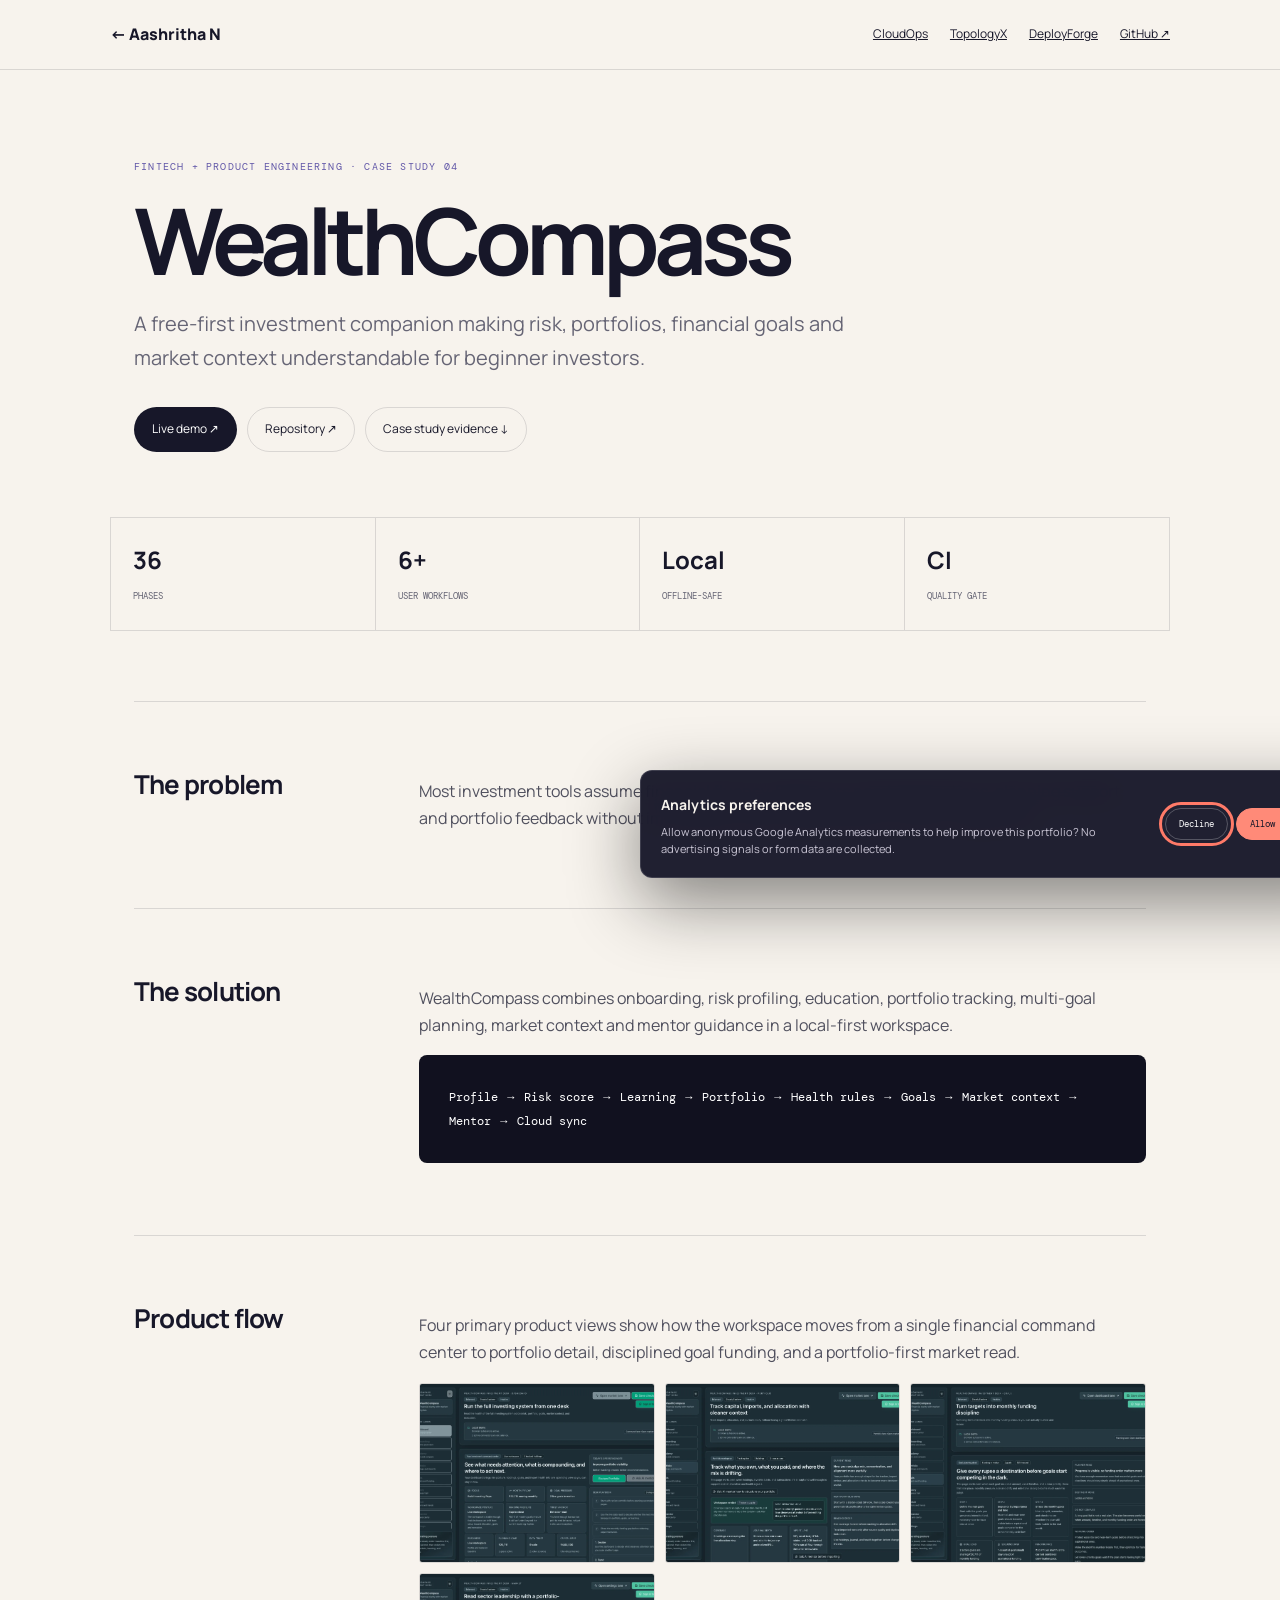
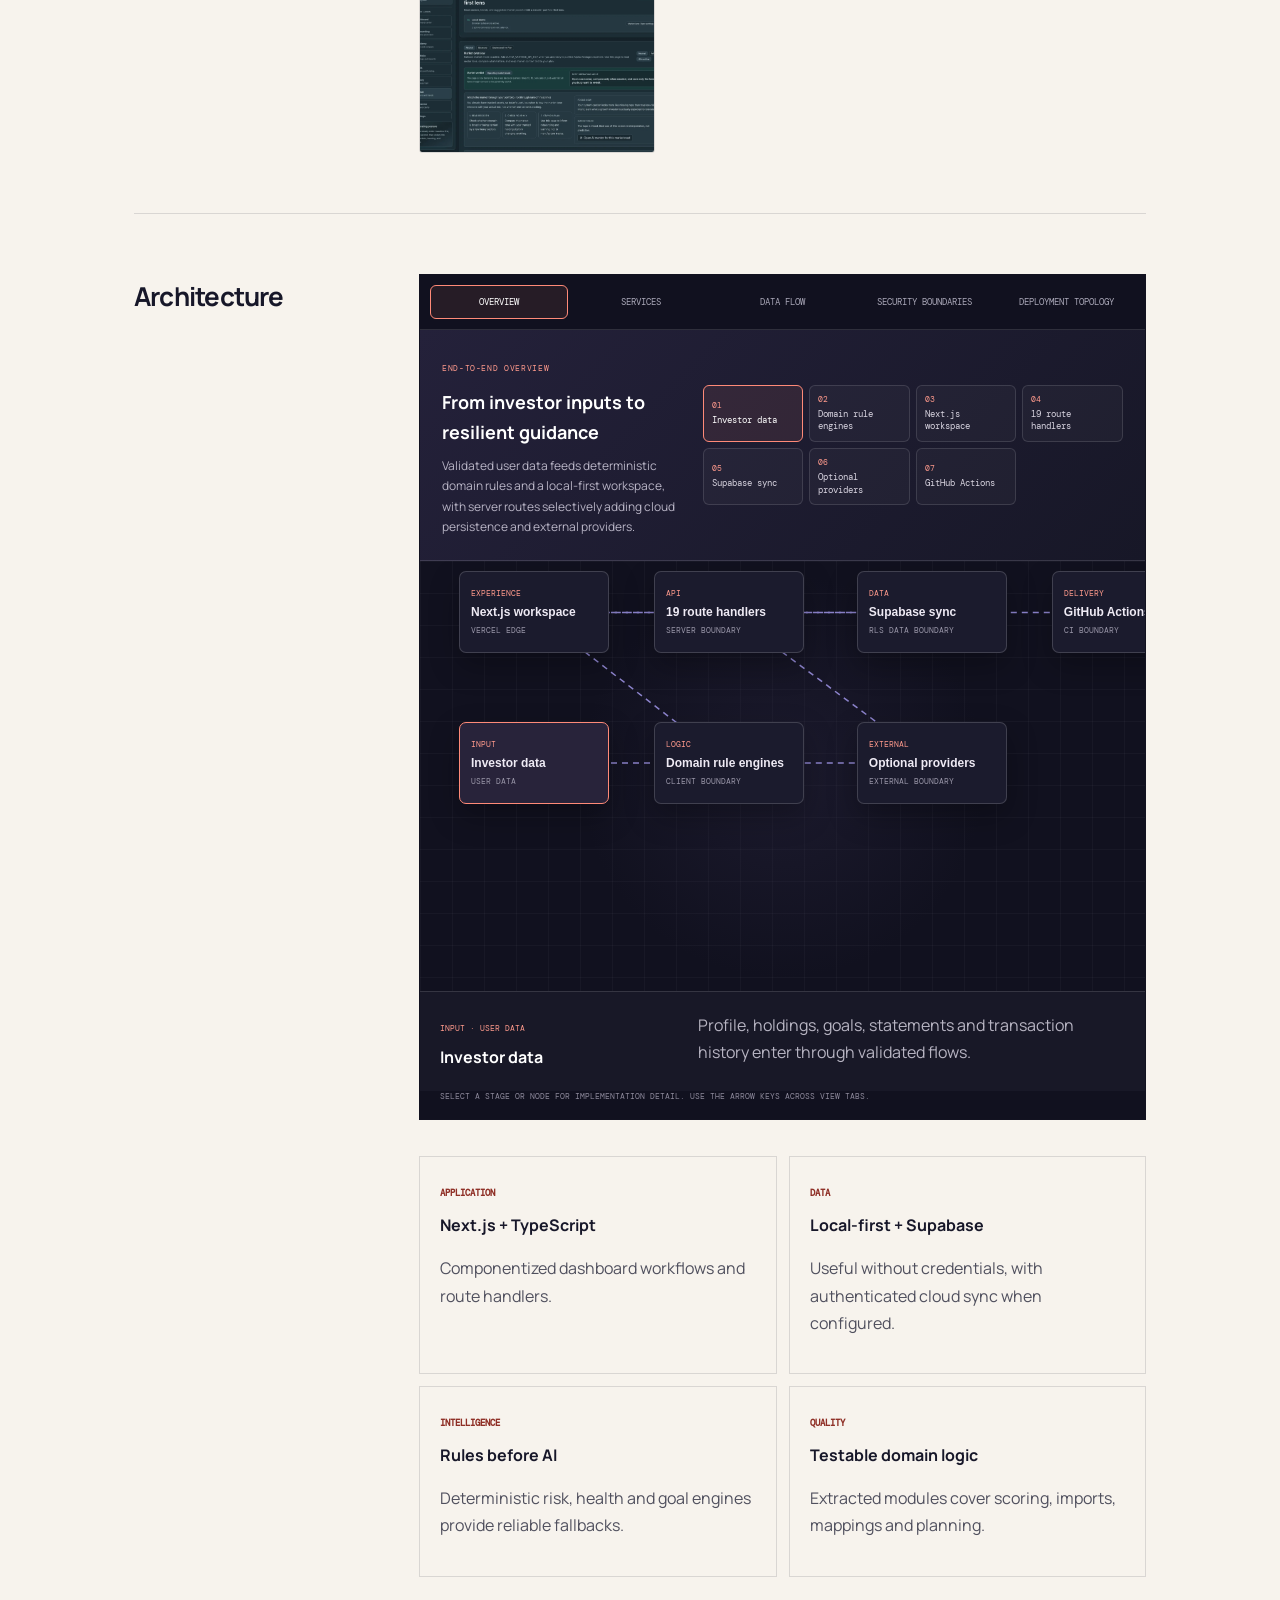
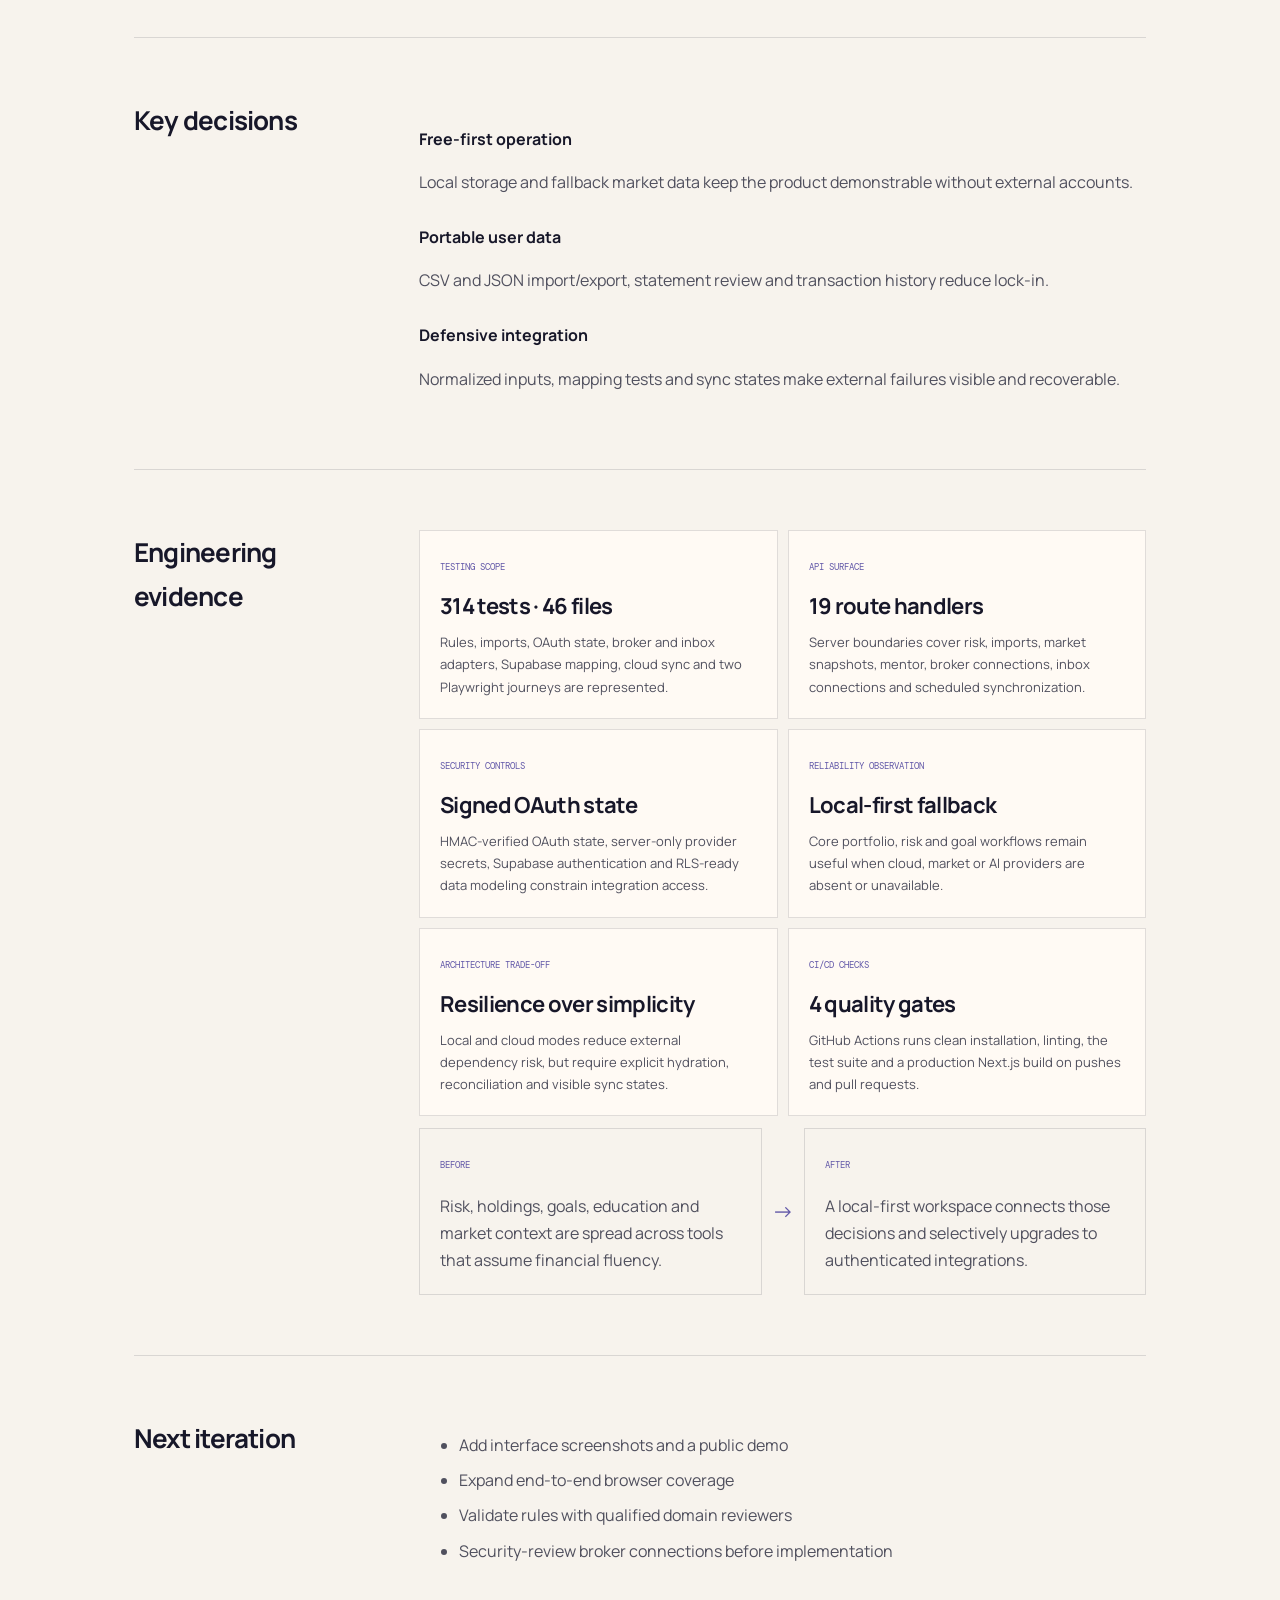
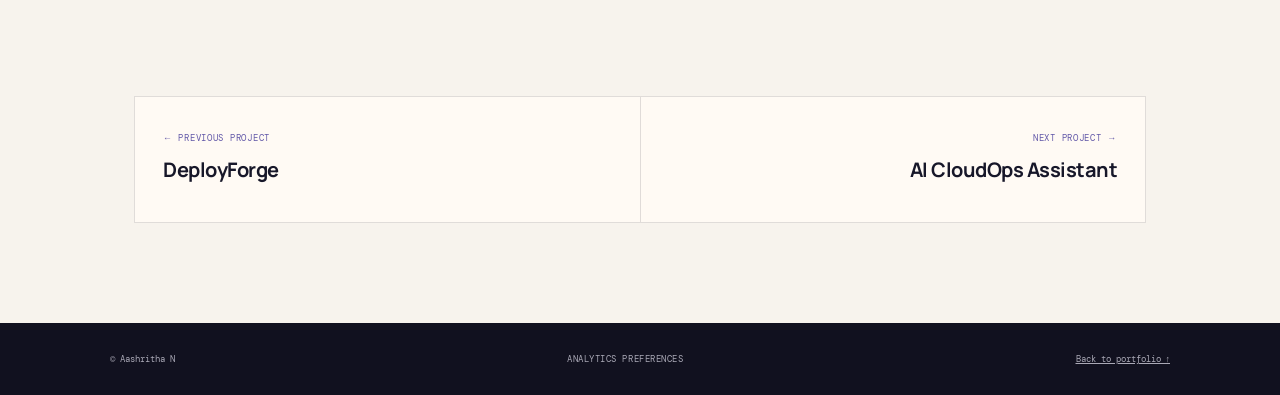
<file: wealthcompass.html>
<!DOCTYPE html>
<html lang="en">
<head>
<meta http-equiv="Content-Type" content="text/html; charset=UTF-8">
<meta charset="utf-8">
<meta name="viewport" content="width=device-width,initial-scale=1">
<meta name="description" content="WealthCompass case study: a local-first investment companion designed and built by Aashritha N.">
<meta property="og:type" content="article"><meta property="og:site_name" content="Aashritha N — Engineering Portfolio"><meta property="og:title" content="WealthCompass — Full-Stack Fintech Case Study"><meta property="og:description" content="Risk profiling, portfolio health, goal planning, financial education and optional cloud synchronization."><meta property="og:url" content="https://codebyaash.github.io/portfolio/wealthcompass.html"><meta property="og:image" content="https://codebyaash.github.io/portfolio/assets/social/wealthcompass-og.png"><meta property="og:image:type" content="image/png"><meta property="og:image:width" content="1200"><meta property="og:image:height" content="630"><meta property="og:image:alt" content="WealthCompass full-stack fintech case study by Aashritha N"><meta name="twitter:card" content="summary_large_image"><meta name="twitter:title" content="WealthCompass — Full-Stack Fintech Case Study"><meta name="twitter:description" content="Local-first risk, portfolio, goal and market workflows with optional cloud sync."><meta name="twitter:image" content="https://codebyaash.github.io/portfolio/assets/social/wealthcompass-og.png">
<title>WealthCompass Case Study &mdash; Aashritha N</title>
<link rel="canonical" href="https://codebyaash.github.io/portfolio/wealthcompass.html">
<link rel="icon" href="assets/favicon.svg" type="image/svg+xml">
<link rel="manifest" href="site.webmanifest">
<meta name="theme-color" content="#171729">
<script type="application/ld+json">
{
  "@context": "https://schema.org",
  "@type": "TechArticle",
  "headline": "WealthCompass — Full-Stack Fintech Case Study",
  "description": "A local-first investment companion combining risk profiling, portfolio health, goal planning, financial education and optional cloud synchronization.",
  "url": "https://codebyaash.github.io/portfolio/wealthcompass.html",
  "mainEntityOfPage": "https://codebyaash.github.io/portfolio/wealthcompass.html",
  "image": "https://codebyaash.github.io/portfolio/assets/social/wealthcompass-og.png",
  "author": { "@type": "Person", "name": "Aashritha N", "url": "https://codebyaash.github.io/portfolio/" },
  "keywords": ["Fintech", "Full-stack engineering", "Next.js", "TypeScript", "Supabase", "Applied AI"],
  "sameAs": "https://github.com/codebyaash/WealthCompass"
}
</script>
<link href="https://fonts.googleapis.com/css2?family=DM+Mono&amp;family=Manrope:wght@400;600;700;800&amp;display=swap" rel="stylesheet">
<link rel="stylesheet" href="case-study.css">
<link rel="stylesheet" href="architecture.css">
<link rel="stylesheet" href="audit-fixes.css">
<link rel="stylesheet" href="case-navigation.css">
<link rel="stylesheet" href="case-enhancements.css">
<link rel="stylesheet" href="case-gallery-navigation.css">
<link rel="stylesheet" href="architecture-overview.css">
<link rel="stylesheet" href="analytics.css">
</head>
<body><a class="skip-link" href="#main-content">Skip to main content</a>
<nav class="case-nav"><a href="index.html#projects">&larr; Aashritha N</a><div>
<a href="cloudops.html">CloudOps</a><a href="topologyx.html">TopologyX</a><a href="deployforge.html">DeployForge</a><a href="https://github.com/codebyaash/WealthCompass">GitHub &#8599;</a>
</div></nav><main id="main-content"><header class="case-hero"><div class="case-kicker">Fintech + product engineering &middot; Case study 04</div>
<h1>WealthCompass</h1>
<p>A free-first investment companion making risk, portfolios, financial goals and market context understandable for beginner investors.</p>
<div class="case-actions"><a class="primary" href="https://wealthcompass-update-91kaduizp-codebyaashs-projects.vercel.app">Live demo &#8599;</a><a href="https://github.com/codebyaash/WealthCompass">Repository &#8599;</a><a href="#evidence">Case study evidence &darr;</a></div></header><div class="case-metrics">
<div>
<strong>36</strong><span>Phases</span>
</div>
<div>
<strong>6+</strong><span>User workflows</span>
</div>
<div>
<strong>Local</strong><span>Offline-safe</span>
</div>
<div>
<strong>CI</strong><span>Quality gate</span>
</div>
</div>
<div class="case-body">
<section class="case-section"><h2>The problem</h2>
<div><p>Most investment tools assume financial fluency. Beginners need explanations, planning support and portfolio feedback without immediately requiring paid data or broker integrations.</p></div></section><section class="case-section"><h2>The solution</h2>
<div>
<p>WealthCompass combines onboarding, risk profiling, education, portfolio tracking, multi-goal planning, market context and mentor guidance in a local-first workspace.</p>
<pre class="flow">Profile &rarr; Risk score &rarr; Learning &rarr; Portfolio &rarr; Health rules &rarr; Goals &rarr; Market context &rarr; Mentor &rarr; Cloud sync</pre>
</div></section><section class="case-section"><h2>Product flow</h2><div><p>Four primary product views show how the workspace moves from a single financial command center to portfolio detail, disciplined goal funding, and a portfolio-first market read.</p><div class="case-gallery"><img src="assets/projects/wealthcompass/wealthcompass-dashboard.webp" alt="WealthCompass dashboard with investing-system posture, priority actions and key metrics" width="1600" height="1000" loading="lazy" decoding="async"><img src="assets/projects/wealthcompass/wealthcompass-portfolio.webp" alt="WealthCompass portfolio tracker with holdings, import coverage and allocation guidance" width="1600" height="1000" loading="lazy" decoding="async"><img src="assets/projects/wealthcompass/wealthcompass-goals.webp" alt="WealthCompass goal planning workspace with funding pressure and priorities" width="1600" height="1000" loading="lazy" decoding="async"><img src="assets/projects/wealthcompass/wealthcompass-market.webp" alt="WealthCompass market view with sector context and a portfolio-first decision lens" width="1600" height="1000" loading="lazy" decoding="async"></div></div></section><section class="case-section"><h2>Architecture</h2>
<div class="decision-grid"><div class="architecture-explorer" data-architecture="wealthcompass" aria-label="Interactive WealthCompass architecture"></div><noscript><figure class="architecture-frame static-architecture-fallback"><img src="assets/projects/wealthcompass-architecture.svg" alt="WealthCompass architecture showing the Next.js workspace, domain rules, local state, Supabase and optional providers"><figcaption>Local-first product and integration architecture</figcaption></figure></noscript>
<article class="decision"><small>Application</small><h3>Next.js + TypeScript</h3>
<p>Componentized dashboard workflows and route handlers.</p></article><article class="decision"><small>Data</small><h3>Local-first + Supabase</h3>
<p>Useful without credentials, with authenticated cloud sync when configured.</p></article><article class="decision"><small>Intelligence</small><h3>Rules before AI</h3>
<p>Deterministic risk, health and goal engines provide reliable fallbacks.</p></article><article class="decision"><small>Quality</small><h3>Testable domain logic</h3>
<p>Extracted modules cover scoring, imports, mappings and planning.</p></article>
</div></section><section class="case-section"><h2>Key decisions</h2>
<div>
<h3>Free-first operation</h3>
<p>Local storage and fallback market data keep the product demonstrable without external accounts.</p>
<h3>Portable user data</h3>
<p>CSV and JSON import/export, statement review and transaction history reduce lock-in.</p>
<h3>Defensive integration</h3>
<p>Normalized inputs, mapping tests and sync states make external failures visible and recoverable.</p>
</div></section><section class="case-section" id="evidence"><h2>Engineering evidence</h2><div><div class="evidence-grid">
<article class="evidence-card"><small>Testing scope</small><strong>314 tests · 46 files</strong><p>Rules, imports, OAuth state, broker and inbox adapters, Supabase mapping, cloud sync and two Playwright journeys are represented.</p></article>
<article class="evidence-card"><small>API surface</small><strong>19 route handlers</strong><p>Server boundaries cover risk, imports, market snapshots, mentor, broker connections, inbox connections and scheduled synchronization.</p></article>
<article class="evidence-card"><small>Security controls</small><strong>Signed OAuth state</strong><p>HMAC-verified OAuth state, server-only provider secrets, Supabase authentication and RLS-ready data modeling constrain integration access.</p></article>
<article class="evidence-card"><small>Reliability observation</small><strong>Local-first fallback</strong><p>Core portfolio, risk and goal workflows remain useful when cloud, market or AI providers are absent or unavailable.</p></article>
<article class="evidence-card"><small>Architecture trade-off</small><strong>Resilience over simplicity</strong><p>Local and cloud modes reduce external dependency risk, but require explicit hydration, reconciliation and visible sync states.</p></article>
<article class="evidence-card"><small>CI/CD checks</small><strong>4 quality gates</strong><p>GitHub Actions runs clean installation, linting, the test suite and a production Next.js build on pushes and pull requests.</p></article>
</div><div class="workflow-compare"><div><small>Before</small><p>Risk, holdings, goals, education and market context are spread across tools that assume financial fluency.</p></div><span class="workflow-arrow" aria-hidden="true">&rarr;</span><div><small>After</small><p>A local-first workspace connects those decisions and selectively upgrades to authenticated integrations.</p></div></div></div></section><section class="case-section"><h2>Next iteration</h2>
<div><ul>
<li>Add interface screenshots and a public demo</li>
<li>Expand end-to-end browser coverage</li>
<li>Validate rules with qualified domain reviewers</li>
<li>Security-review broker connections before implementation</li>
</ul></div></section>
<nav class="case-pagination" aria-label="Case study navigation"><a href="deployforge.html"><small>&larr; Previous project</small><strong>DeployForge</strong></a><a href="cloudops.html"><small>Next project &rarr;</small><strong>AI CloudOps Assistant</strong></a></nav></div></main><footer><span>&copy; Aashritha N</span><button type="button" class="analytics-preferences" data-analytics-preferences>Analytics preferences</button><a href="index.html#projects">Back to portfolio &uarr;</a></footer><script src="architecture-explorer.js" defer></script><script src="case-study.js" defer></script><script src="analytics.js" defer></script>
</body>
</html>
</file>
<file: style.css>
:root{--ink:#091411;--paper:#f3f0e8;--lime:#c9ff4c;--mint:#dce9e1;--muted:#68736e}*{box-sizing:border-box}html{scroll-behavior:smooth}body{margin:0;background:var(--paper);color:var(--ink);font-family:Manrope,sans-serif;line-height:1.65}a{color:inherit}header{height:76px;padding:0 7vw;position:absolute;width:100%;display:flex;align-items:center;justify-content:space-between;color:white;z-index:4;border-bottom:1px solid #ffffff20}.logo{text-decoration:none;font-weight:700}.logo b{display:inline-grid;place-items:center;width:35px;height:35px;border:1px solid #ffffff80;border-radius:50%;color:var(--lime);font:11px 'DM Mono';margin-right:10px}nav{display:flex;gap:28px;align-items:center}nav a{text-decoration:none;font-size:13px}.pill{border:1px solid #ffffff70;padding:8px 16px;border-radius:20px}#menu{display:none}.hero{min-height:780px;background:#07110f;color:white;padding:155px 8vw 90px;display:grid;grid-template-columns:1.25fr .75fr;align-items:center;gap:7vw}.hero small,label{font:10px 'DM Mono';letter-spacing:.12em;color:#899690}.hero small i{display:inline-block;width:7px;height:7px;background:var(--lime);border-radius:50%;margin-right:10px}.hero h1,.contact h2{font-size:clamp(48px,6vw,88px);line-height:1;letter-spacing:-.065em;margin:25px 0}.hero em,.contact em{font-family:Georgia;font-weight:400;color:var(--lime)}.hero p{color:#a2aea9;max-width:670px;font-size:18px}.actions{display:flex;gap:12px;margin-top:32px}.actions a{padding:12px 18px;border:1px solid #ffffff40;text-decoration:none;font-size:13px}.actions .primary{background:var(--lime);color:var(--ink);border-color:var(--lime)}.terminal{border:1px solid #ffffff30;background:#101c19;box-shadow:0 30px 80px #0008;transform:rotate(2deg)}.terminal>span,.terminal footer{display:block;padding:14px;color:#71817b;font:9px 'DM Mono';border-bottom:1px solid #ffffff20}.terminal pre{padding:40px 28px;font:13px/2 'DM Mono';white-space:pre-wrap}.terminal q{color:var(--lime)}.terminal footer{border:0;border-top:1px solid #ffffff20}.ticker{background:var(--lime);padding:20px;text-align:center;font:10px 'DM Mono';letter-spacing:.12em;word-spacing:20px}section:not(.hero){padding:110px 8vw;opacity:.2;transform:translateY(18px);transition:.7s}section.show{opacity:1;transform:none}label{display:block;color:var(--muted);margin-bottom:55px}.cols{display:grid;grid-template-columns:1fr 1fr;gap:10vw}h2{font-size:clamp(38px,5vw,68px);line-height:1.05;letter-spacing:-.055em;margin:0 0 40px}.lead{font-size:18px}.stats{display:grid;grid-template-columns:repeat(3,1fr);border-top:1px solid #0002;padding-top:25px;margin-top:40px}.stats b{font-size:30px}.stats small{display:block;font:9px 'DM Mono';color:var(--muted)}.dark,.contact{background:#07110f;color:white}.timeline article{padding:25px 0 40px;border-top:1px solid #ffffff25}.timeline h3{font-size:34px;margin:18px 0 5px}.timeline p{color:#9ca9a4}.timeline span,.projects article>b{font:9px 'DM Mono';border:1px solid #ffffff30;border-radius:20px;padding:6px 10px;margin-right:5px}.timeline aside,.credentials aside{color:#75827d;font:9px 'DM Mono';margin-top:20px}.projects{display:grid;grid-template-columns:repeat(2,1fr);gap:24px}.projects article{border:1px solid #0002;padding:42px;background:#eeebe2}.projects article:first-child{grid-column:1/-1;display:grid;grid-template-columns:1fr 1fr;column-gap:60px}.visual{grid-row:1/6;background:#173129;color:#9ab5ac;min-height:300px;padding:40px;font:11px 'DM Mono';display:flex;flex-direction:column;justify-content:flex-end}.visual strong{color:var(--lime);border:1px solid #c9ff4c50;padding:15px;margin-top:20px}.projects h3{font-size:32px;line-height:1.1}.projects p{color:#58645f}.projects article>a{display:block;margin-top:28px;font-weight:700;font-size:12px}.mint{background:var(--mint)}.credentials p{padding:22px 0;border-top:1px solid #0002}.credentials p b{display:inline-grid;place-items:center;width:42px;height:42px;border:1px solid;border-radius:50%;font:10px 'DM Mono';margin-right:18px}.credentials p span{float:right}.contact{text-align:center;min-height:650px}.contact>p{font:10px 'DM Mono';color:#899690}.contact>a{color:var(--lime);font:14px 'DM Mono'}.contact div{margin-top:60px}.contact div a{margin:15px;color:#99a6a1;font-size:12px}.pagefoot{background:#07110f;color:#73807b;border-top:1px solid #ffffff20;padding:22px 7vw;font:9px 'DM Mono';display:flex;justify-content:space-between}.pagefoot a{text-decoration:none}@media(max-width:760px){header{height:68px}#menu{display:block;background:none;border:0;color:white;font-size:22px}nav{display:none;position:absolute;top:68px;left:0;width:100%;background:#0b1815;padding:25px;flex-direction:column}nav.open{display:flex}.hero{grid-template-columns:1fr;padding:125px 24px 70px}.hero h1{font-size:48px}.terminal{margin-top:30px}.cols{grid-template-columns:1fr}.projects{grid-template-columns:1fr}.projects article:first-child{grid-column:auto;display:block}.visual{margin-bottom:30px}section:not(.hero){padding:80px 24px}.stats{gap:8px}.stats b{font-size:25px}.ticker{white-space:nowrap;overflow:hidden}.contact h2{font-size:52px}}
</file>
<file: polish.css>
.credentials p{display:grid;grid-template-columns:48px 1fr auto;align-items:center;gap:12px}
.credentials p b{margin-right:0}
.credentials p span{float:none;color:var(--muted);font:9px 'DM Mono';text-align:right;max-width:190px}
.contact-meta{color:#899690!important;font:11px 'DM Mono'!important;margin-top:22px}
.timeline article p{max-width:760px}
@media(max-width:760px){.credentials p{grid-template-columns:42px 1fr}.credentials p span{grid-column:2;text-align:left;max-width:none}}
</file>
<file: certifications.css>
.outcomes{display:flex;gap:10px;margin:22px 0}.outcomes span{background:#dfe8e1;padding:10px 12px;font:9px 'DM Mono';text-transform:uppercase}.outcomes strong{font-size:17px;margin-right:4px}.credential-cards{display:grid;grid-template-columns:1fr 1fr;gap:12px;border:0}.credential-cards article{display:grid;grid-template-columns:44px 1fr;gap:14px;background:#f3f0e8;border:1px solid #0a14121a;padding:18px;min-height:150px;transition:transform .2s,box-shadow .2s}.credential-cards article:hover{transform:translateY(-3px);box-shadow:0 12px 25px #0a141210}.credential-cards article>b{width:40px;height:40px;border:1px solid;border-radius:50%;display:grid;place-items:center;font:9px 'DM Mono'}.credential-cards small{font:9px 'DM Mono';color:#68736e;text-transform:uppercase}.credential-cards h3{font-size:14px;line-height:1.35;margin:8px 0}.credential-cards em{display:block;font:9px 'DM Mono';color:#4d625b;margin:8px 0}.credential-cards code{font:8px 'DM Mono';color:#7b8782}.education-card{grid-column:1/-1!important}@media(max-width:760px){.credential-cards{grid-template-columns:1fr}.education-card{grid-column:auto!important}.outcomes{flex-wrap:wrap}}
</file>
<file: redesign.css>
/* Final visual layer: editorial cloud-engineering portfolio */
:root{--ink:#071411;--night:#06100e;--paper:#f5f2e9;--paper-2:#ebe9df;--acid:#caff4a;--aqua:#75dfc0;--soft:#dce8e1;--body:#40504a;--line:rgba(7,20,17,.14)}
body{background:var(--paper);color:var(--ink);font-size:15px;letter-spacing:-.006em}
body:before{content:"";position:fixed;inset:0;pointer-events:none;z-index:99;opacity:.025;background-image:url("data:image/svg+xml,%3Csvg viewBox='0 0 200 200' xmlns='http://www.w3.org/2000/svg'%3E%3Cfilter id='n'%3E%3CfeTurbulence type='fractalNoise' baseFrequency='.8' numOctaves='3'/%3E%3C/filter%3E%3Crect width='100%25' height='100%25' filter='url(%23n)'/%3E%3C/svg%3E")}
header{position:fixed;top:0;background:rgba(6,16,14,.88);backdrop-filter:blur(16px);-webkit-backdrop-filter:blur(16px);height:72px;padding:0 clamp(22px,5vw,76px);border-color:#ffffff16}
header nav{gap:clamp(14px,2vw,30px)}header nav a{color:#c3cec9;transition:color .2s}header nav a:hover{color:white}.pill{color:var(--ink)!important;background:var(--acid);border:0;font-weight:800}
.hero{min-height:850px;padding:170px clamp(24px,8vw,130px) 100px;position:relative;overflow:hidden;background:radial-gradient(circle at 78% 40%,#173a31 0,transparent 32%),var(--night)}
.hero:after{content:"";position:absolute;right:-12vw;top:14%;width:44vw;height:44vw;border:1px solid #caff4a1f;border-radius:50%;box-shadow:0 0 0 80px #75dfc008,0 0 0 160px #75dfc005;pointer-events:none}
.hero h1{font-size:clamp(48px,5.8vw,86px);max-width:970px}.hero p{max-width:700px}.terminal{position:relative;z-index:2;border-radius:2px;background:#0b1b17;box-shadow:25px 30px 0 #caff4a0d,0 45px 100px #0009}.terminal pre b{color:#d99aff}.terminal pre q{color:var(--aqua)}
.ticker{position:relative;z-index:2;background:var(--acid);font-weight:700}
section:not(.hero){padding:clamp(85px,9vw,140px) clamp(24px,8vw,130px)}label{margin-bottom:55px;display:flex;align-items:center;gap:14px}label:after{content:"";height:1px;width:55px;background:currentColor;opacity:.35}
.section-intro{display:grid;grid-template-columns:1.15fr .85fr;gap:9vw;align-items:end;margin-bottom:60px}.section-intro h2{margin:0}.section-intro p{font-size:17px;color:var(--body);max-width:520px;margin:0 0 5px}
#about{background:var(--paper)}#about .lead{font-size:20px;line-height:1.6}.stats b{line-height:1}.stats small{margin-top:10px;line-height:1.4}
.skills-section{background:var(--soft)}.skill-grid{display:grid;grid-template-columns:repeat(3,1fr);border-top:1px solid var(--line);border-left:1px solid var(--line)}.skill-grid article{position:relative;padding:32px;min-height:235px;border-right:1px solid var(--line);border-bottom:1px solid var(--line);transition:background .25s,transform .25s}.skill-grid article:hover{background:var(--acid);transform:translateY(-4px)}.skill-grid small{font:9px 'DM Mono';color:#65736d}.skill-grid h3{font-size:21px;margin:55px 0 12px}.skill-grid p{color:#56635e;margin:0}.skill-grid article:hover p{color:#24312d}
.dark{background:var(--night)}.dark label{color:var(--aqua)}.timeline article{position:relative;padding-left:26px}.timeline article:before{content:"";width:7px;height:7px;background:var(--acid);border-radius:50%;position:absolute;left:0;top:31px}.timeline h3{letter-spacing:-.04em}.timeline article p{font-size:16px;line-height:1.7}.timeline span{display:inline-block;margin-top:9px;color:#c8d2ce}
#projects{background:var(--paper)}.projects{gap:22px}.projects article{background:#efede4;padding:42px;border-color:var(--line);transition:transform .25s,box-shadow .25s}.projects article:hover{transform:translateY(-5px);box-shadow:0 28px 55px #07141112}.projects article:first-child{background:#dce8e1}.projects h3{letter-spacing:-.045em;font-size:clamp(29px,3vw,42px)}.projects article>b{display:block;border:0;border-radius:0;padding:0;color:#52615b;line-height:1.7}.projects article>a{display:inline-block;margin-right:18px;border-bottom:1px solid;padding-bottom:3px}.visual{background:radial-gradient(circle at 70% 20%,#315b4e,#0b1a17 60%);position:relative;overflow:hidden}.visual:before{content:"01  INCIDENT TRIAGE\A02  ROOT-CAUSE ANALYSIS\A03  REMEDIATION GUIDANCE";white-space:pre;position:absolute;top:42px;left:40px;line-height:2.5;color:#83a097}.outcomes span{background:white!important;border:1px solid var(--line);color:#53615c}.outcomes strong{color:var(--ink)}
.mint{background:#d9e6de!important}.mint>.credential{display:grid;grid-template-columns:1fr}.credentials-copy{display:grid;grid-template-columns:1fr 1fr;gap:8vw;align-items:end;margin-bottom:55px}.credentials-copy>p{color:var(--body);font-size:17px}.credential-summary{grid-column:2;display:grid;grid-template-columns:auto 1fr auto 1fr;align-items:center;gap:12px;border-top:1px solid var(--line);padding-top:20px}.credential-summary strong{font-size:30px}.credential-summary span{font:9px 'DM Mono';text-transform:uppercase;color:var(--muted)}.credential-cards{grid-template-columns:repeat(2,1fr)}.credential-cards article{background:#f4f1e9!important;min-height:165px;padding:24px!important}.credential-cards article:hover{background:var(--acid)!important}.credential-cards article>b{color:var(--ink);background:transparent}.credential-cards h3{font-size:15px!important}.credential-cards code{display:inline-block;background:#0714110b;padding:4px 7px;border-radius:2px;letter-spacing:.04em}
.contact{min-height:680px;background:radial-gradient(circle at 50% 65%,#183d32,transparent 40%),var(--night)}.contact label{text-align:left}.contact h2{font-size:clamp(50px,7vw,98px)}.contact>a{font-size:clamp(13px,1.4vw,18px);text-decoration:none;border-bottom:1px solid var(--acid);padding-bottom:6px}.contact-meta{letter-spacing:.08em}.pagefoot{padding:24px clamp(24px,5vw,76px)}
@media(max-width:980px){.skill-grid{grid-template-columns:repeat(2,1fr)}.section-intro,.credentials-copy{grid-template-columns:1fr;gap:24px}.credential-summary{grid-column:auto}.hero{grid-template-columns:1fr}.terminal{max-width:560px}.hero:after{width:80vw;height:80vw}}
@media(max-width:760px){header nav{top:72px}.hero{padding-top:135px}.hero h1{font-size:45px}.skill-grid,.credential-cards{grid-template-columns:1fr}.skill-grid article{min-height:190px}.skill-grid h3{margin-top:32px}.credentials-copy{display:block}.credential-summary{margin:30px 0;grid-template-columns:auto 1fr}.projects article:first-child{display:block}.visual{min-height:330px}.actions{flex-direction:column;align-items:flex-start}.pagefoot{gap:12px}}
@media(prefers-reduced-motion:reduce){html{scroll-behavior:auto}section:not(.hero),article{transition:none!important;transform:none!important}}
</file>
<file: palette.css>
/* Midnight atelier palette and content-depth refinements */
:root{--ink:#171729;--night:#11111f;--paper:#f7f3ed;--paper-2:#eee8df;--acid:#ff7a68;--aqua:#a99cff;--soft:#e8e2f3;--body:#545363;--line:rgba(23,23,41,.13)}
body{background:var(--paper);color:var(--ink)}
header{background:rgba(17,17,31,.88);border-color:#ffffff18}.logo b{color:#c9c1ff;border-color:#c9c1ff77}.pill{background:#ff8a78;color:#181522!important;box-shadow:0 8px 22px #ff79682e}
.hero{background:radial-gradient(circle at 79% 38%,#312b58 0,transparent 32%),radial-gradient(circle at 20% 100%,#412329 0,transparent 30%),var(--night)}.hero:after{border-color:#aea1ff26;box-shadow:0 0 0 80px #aea1ff09,0 0 0 160px #ff7a6806}.hero small i{background:#ff8a78;box-shadow:0 0 0 6px #ff7a6815}.hero h1 em,.contact h2 em{color:#ff8a78}.hero .primary{background:#ff8a78;border-color:#ff8a78}.terminal{background:#18172b;box-shadow:25px 30px 0 #a99cff0c,0 45px 100px #06060f99}.terminal pre q,.terminal footer q{color:#b8afff}.terminal pre b{color:#ff9a8c}.ticker{background:#afa3ff;color:#171524}
#about{background:#f7f3ed}.skills-section{background:#eae4f3}.skill-grid article:hover{background:#fff7ef;box-shadow:inset 0 3px #ff806f}.skill-grid article:hover h3{color:#5a4da7}.dark{background:#141321}.dark label{color:#b7adff}.timeline article:before{background:#ff806f;box-shadow:0 0 0 5px #ff806f18}.timeline span{border-color:#aaa0ff42;color:#d5cffd}
#projects{background:#f8f4ee}.projects article{background:#eee8df}.projects article:first-child{background:#e8e2f3}.projects article:hover{box-shadow:0 28px 55px #322b5817}.visual{background:radial-gradient(circle at 70% 20%,#514876,#181628 62%)}.visual strong{color:#ff9a8c;border-color:#ff9a8c55}.outcomes span{background:#fffaf4!important}.outcomes strong{color:#594fa0}
.mint{background:#ebe5f4!important}.credential-cards article{background:#faf6ef!important}.credential-cards article:hover{background:#fff0eb!important;box-shadow:0 14px 30px #4d416f14}.credential-cards article:hover>b{background:#ff806f;border-color:#ff806f}.credential-cards code{background:#6258a810;color:#6258a8}
.contact{background:radial-gradient(circle at 50% 60%,#3c315d,transparent 39%),radial-gradient(circle at 15% 90%,#49252b,transparent 30%),var(--night)}.contact>a{color:#ff9a8c;border-color:#ff9a8c}.pagefoot{background:var(--night)}
.role-details{list-style:none;padding:4px 0 14px;margin:16px 0}.role-details li{position:relative;padding:8px 0 8px 22px;color:#a9a7b5;font-size:13px;line-height:1.55}.role-details li:before{content:"↳";position:absolute;left:0;color:#ff8a78}.role-details li b{color:#e8e5f4;font-weight:600}
.client-line{margin:8px 0 18px!important;color:#ff9a8c!important;font:10px/1.5 'DM Mono';text-transform:uppercase;letter-spacing:.08em}.role-metrics{display:grid;grid-template-columns:repeat(4,1fr);gap:1px;margin:20px 0;background:#ffffff18;border:1px solid #ffffff18}.role-metrics span{margin:0!important;padding:13px!important;border:0!important;border-radius:0!important;background:#ffffff08!important;color:#aaa8b8!important;font:8px/1.4 'DM Mono'!important;text-transform:uppercase}.role-metrics strong{display:block;margin-bottom:4px;color:#f2eef8;font:700 15px/1.15 Manrope;text-transform:none}.role-metrics span:first-child strong{font-size:20px}@media(max-width:700px){.role-metrics{grid-template-columns:1fr 1fr}}
.project-depth{display:grid;grid-template-columns:1fr 1fr;gap:1px;background:var(--line);border:1px solid var(--line);margin:24px 0}.project-depth>div{background:#f8f4ee;padding:17px}.projects article:first-child .project-depth>div{background:#f2edf8}.project-depth small{font:8px 'DM Mono';letter-spacing:.08em;color:#776aa9}.project-depth p{font-size:11px!important;line-height:1.55;margin:7px 0 0!important;color:#555363!important}
@media(max-width:760px){.project-depth{grid-template-columns:1fr}.hero{background:radial-gradient(circle at 85% 25%,#312b58,transparent 35%),var(--night)}}
</file>
<file: structure.css>
/* Structural patterns inspired by the supplied reference; visual identity stays original. */
header{padding-left:max(24px,calc((100vw - 1180px)/2));padding-right:max(24px,calc((100vw - 1180px)/2))}
.hero,section:not(.hero){width:min(1180px,calc(100% - 48px));margin-inline:auto}
.hero{grid-template-columns:1.05fr .95fr;gap:clamp(42px,6vw,75px)}
.hero-socials{display:flex;gap:12px;margin-top:28px}
.hero-socials a{width:40px;height:40px;border:1px solid #ffffff38;border-radius:50%;display:grid;place-items:center;text-decoration:none;font:10px 'DM Mono';color:#ff9a8c;transition:transform .22s,border-color .22s,background .22s}
.hero-socials a:hover{transform:translateY(-4px);border-color:#b8afff;background:#ffffff0c}
section:not(.hero)>label{width:max-content;margin-left:auto;margin-right:auto;position:relative}
section:not(.hero)>label:before,section:not(.hero)>label:after{content:"";position:absolute;top:50%;width:65px;height:1px;background:currentColor;opacity:.25}
section:not(.hero)>label:before{right:calc(100% + 18px)}section:not(.hero)>label:after{left:calc(100% + 18px)}
#experience .cols{grid-template-columns:.68fr 1.32fr}
.timeline article{border:1px solid #ffffff20;border-radius:10px;padding:28px;margin-bottom:18px;background:#ffffff05}
.timeline article:first-child{border-top:1px solid #ffffff20}
.skill-grid article,.projects article,.credential-cards article{border-radius:10px}
.actions a{border-radius:999px;text-transform:uppercase;letter-spacing:.06em;font-size:11px}
#credentials,.contact{width:100%;max-width:none;margin:0;padding-left:max(24px,calc((100vw - 1180px)/2));padding-right:max(24px,calc((100vw - 1180px)/2))}
#credentials>.credential,#credentials>.credential-cards{max-width:1180px;margin-inline:auto}
@media(max-width:900px){.hero,#experience .cols{grid-template-columns:1fr}.terminal{max-width:620px}.skill-grid{grid-template-columns:repeat(2,1fr)}}
@media(max-width:700px){.hero,section:not(.hero){width:calc(100% - 36px)}.skill-grid{grid-template-columns:1fr}.hero-socials{margin-top:22px}section:not(.hero)>label:before,section:not(.hero)>label:after{width:32px}.contact{width:100%!important}}
</file>
<file: features.css>
.scroll-progress{position:fixed;inset:0 auto auto 0;height:3px;width:0;background:linear-gradient(90deg,#b8afff,#ff8a78);z-index:100;transition:width .08s linear}.header-actions{display:flex;align-items:center;gap:8px}.icon-button{width:36px;height:36px;border:1px solid #ffffff36;border-radius:50%;background:#ffffff08;color:white;cursor:pointer;font-size:16px}.project-tools{display:flex;flex-wrap:wrap;gap:8px;margin:-25px 0 10px}.project-tools button{border:1px solid var(--line);background:transparent;color:var(--body);border-radius:999px;padding:9px 14px;font:9px 'DM Mono';text-transform:uppercase;cursor:pointer}.project-tools button.active{background:var(--ink);border-color:var(--ink);color:white}.project-count{text-align:right;color:var(--muted);font:9px 'DM Mono';margin:0 0 18px}.projects article.filtered-out{display:none}.projects details{border-top:1px solid var(--line);border-bottom:1px solid var(--line);margin:20px 0}.projects summary{cursor:pointer;padding:13px 2px;font:9px 'DM Mono';text-transform:uppercase;color:#6258a8;list-style:none}.projects summary:after{content:"+";float:right;font-size:14px}.projects details[open] summary:after{content:"−"}.projects details ul{margin:0;padding:0 0 14px 20px;color:var(--body);font-size:11px}.projects details li{padding:3px}.copy-id{border:0;background:#6258a810;color:#6258a8;font:8px 'DM Mono';padding:5px 7px;margin-left:6px;cursor:pointer;border-radius:3px}.copy-id:hover{background:#6258a820}nav a.active{color:#ff8a78}body.focus-mode section:not(#projects),body.focus-mode .ticker,body.focus-mode footer{display:none}body.focus-mode #projects{padding-top:130px}.kbd-help{position:fixed;right:18px;bottom:18px;background:var(--ink);color:white;padding:7px 10px;border-radius:5px;font:8px 'DM Mono';z-index:20;opacity:.7}
body.light-mode{background:#faf7f2;color:#171729}body.light-mode header{background:#faf7f2ec;color:var(--ink);border-color:var(--line)}body.light-mode header nav a{color:var(--ink)}body.light-mode .logo b{border-color:var(--ink)}body.light-mode #menu,body.light-mode .icon-button{color:var(--ink);border-color:var(--line)}body.light-mode .hero{background:radial-gradient(circle at 78% 40%,#ded7f1,transparent 35%),#f4efe8;color:var(--ink)}body.light-mode .hero p{color:var(--body)}body.light-mode .hero .actions>a:not(.primary),body.light-mode .hero-socials a{color:var(--ink);border-color:var(--line)}body.light-mode .terminal{background:#25213c}body.light-mode .dark{background:#292541}body.light-mode .contact{background:radial-gradient(circle at 50% 60%,#ded7f128,transparent 40%),#292541}.icon-button:focus-visible,.project-tools button:focus-visible,.copy-id:focus-visible{outline:2px solid #ff8a78;outline-offset:3px}
@media(max-width:700px){.project-tools{margin-top:0}.project-count{text-align:left}.kbd-help{display:none}.header-actions{margin-left:auto}header nav{order:3}.icon-button{width:34px;height:34px}}
</file>
<file: credential-links.css>
.credential-link{display:block;width:max-content;margin-top:14px;color:#6258a8;font:600 9px 'DM Mono';text-transform:uppercase;letter-spacing:.04em;text-decoration:none;border-bottom:1px solid currentColor;padding-bottom:3px}.credential-link:hover{color:#ff7a68}.credential-cards article{position:relative}.credential-cards article>div{display:flex;flex-direction:column;align-items:flex-start}.credential-cards article code{margin-top:auto}.copy-id{vertical-align:middle}.credential-link:focus-visible{outline:2px solid #ff7a68;outline-offset:4px}
</file>
<file: gallery.css>
.project-gallery{margin:24px 0;border:1px solid var(--line);background:#17172908;padding:8px}.gallery-main{display:block;width:100%;padding:0;border:0;background:#171729;cursor:zoom-in;overflow:hidden}.gallery-main img{display:block;width:100%;height:auto;aspect-ratio:16/9;object-fit:cover;transition:transform .3s}.gallery-main:hover img{transform:scale(1.015)}.gallery-thumbs{display:grid;grid-template-columns:repeat(3,1fr);gap:7px;margin-top:8px}.gallery-thumbs.single{grid-template-columns:minmax(0,1fr)}.gallery-thumbs.topologyx,.gallery-thumbs.wealthcompass{grid-template-columns:repeat(4,1fr)}.gallery-thumbs button{position:relative;border:1px solid transparent;background:transparent;padding:0;cursor:pointer;overflow:hidden;opacity:.6}.gallery-thumbs button.active{border-color:#6258a8;opacity:1}.gallery-thumbs img{display:block;width:100%;aspect-ratio:16/9;object-fit:cover}.gallery-thumbs span{position:absolute;left:5px;bottom:5px;background:#171729d9;color:white;padding:3px 6px;font:7px 'DM Mono';text-transform:uppercase}.project-gallery figcaption{padding:9px 3px 2px;color:var(--muted);font:8px 'DM Mono';text-transform:uppercase}.visual-status{display:flex;align-items:center;gap:12px;margin:20px 0;padding:12px;border:1px dashed var(--line)}.visual-status span{white-space:nowrap;border-radius:30px;background:#6258a812;color:#6258a8;padding:5px 9px;font:8px 'DM Mono';text-transform:uppercase}.visual-status small{color:var(--muted);font-size:10px}.gallery-dialog{width:min(1100px,92vw);border:0;padding:0;background:#171729;box-shadow:0 30px 90px #0008}.gallery-dialog::backdrop{background:#0b0914dd;backdrop-filter:blur(5px)}.gallery-dialog img{display:block;width:100%;height:auto}.gallery-dialog button{position:absolute;width:42px;height:42px;border:1px solid #ffffff55;border-radius:50%;background:#171729dd;color:white;cursor:pointer;font:30px/1 Arial;z-index:1}.gallery-close{right:10px;top:10px}.gallery-previous,.gallery-next{top:50%;transform:translateY(-50%)}.gallery-previous{left:10px}.gallery-next{right:10px}@media(max-width:600px){.visual-status{align-items:flex-start;flex-direction:column}.gallery-thumbs.topologyx,.gallery-thumbs.wealthcompass{grid-template-columns:repeat(2,1fr)}.gallery-dialog button{width:36px;height:36px;font-size:25px}}
</file>
<file: case-study-links.css>
.case-study-link{display:inline-flex!important;align-items:center;margin:22px 0 0 12px!important;padding:8px 12px!important;border:1px solid var(--ink)!important;border-radius:30px!important;text-decoration:none!important;font-size:10px!important}.case-study-link:hover{background:var(--ink);color:white}
</file>
<file: audit-fixes.css>
/* Audit fixes: content stays perceivable before JavaScript and while off-screen. */
section:not(.hero),section:not(.hero) article{opacity:1!important;transform:none!important}.terminal>span,.terminal>footer{color:#98a7a1}.decision small{color:#8f3027;font-weight:600}section:not(.hero) label,.stats small,.project-count,.visual-status small,.project-gallery figcaption,.credential-summary span{color:#4b4a59!important}.skill-grid article>small{color:#4b4a59!important}.visual-status span,.project-depth small{color:#51488e!important}#experience>label{color:#d3ccff!important}
</file>
<file: portfolio-enhancements.css>
.impact-snapshot{display:grid;grid-template-columns:repeat(4,minmax(0,1fr));max-width:760px;margin:30px 0 2px;border:1px solid #ffffff24;background:#ffffff07}.impact-snapshot span{padding:13px 14px;border-right:1px solid #ffffff20;color:#a9a6b8;font:8px/1.45 'DM Mono';text-transform:uppercase;letter-spacing:.04em}.impact-snapshot span:last-child{border-right:0}.impact-snapshot strong{display:block;margin-bottom:4px;color:#f6f2ed;font:700 15px/1.2 Manrope;text-transform:none;letter-spacing:0}.principles-section{background:#f0ebe4}.principles-grid{display:grid;grid-template-columns:repeat(4,1fr);border:1px solid var(--line)}.principles-grid article{min-height:270px;padding:28px;border-right:1px solid var(--line);background:#f8f3ec}.principles-grid article:last-child{border-right:0}.principles-grid small,.skill-map-copy>small,.building-card small{color:#6258a8;font:9px 'DM Mono';letter-spacing:.1em}.principles-grid h3{margin:62px 0 12px;font-size:20px;letter-spacing:-.025em}.principles-grid p{margin:0;color:var(--body);font-size:13px}.skill-map{display:grid;grid-template-columns:.8fr 1.2fr;gap:70px;margin-top:70px;padding-top:45px;border-top:1px solid var(--line)}.skill-map-copy h3{margin:14px 0 12px;font-size:29px;letter-spacing:-.04em}.skill-map-copy p{color:var(--body);font-size:14px}.skill-map-list{border-top:1px solid var(--line)}.skill-map-list>div{display:grid;grid-template-columns:minmax(150px,1fr) repeat(3,max-content);align-items:center;gap:10px;min-height:58px;border-bottom:1px solid var(--line)}.skill-map-list strong{font-size:13px}.skill-map-list a{padding:6px 9px;border:1px solid var(--line);border-radius:999px;color:#6258a8;text-decoration:none;font:8px 'DM Mono';text-transform:uppercase}.skill-map-list a:hover{background:#6258a8;color:white}.selected-outcome{margin:22px 0!important;padding:15px 16px;border-left:3px solid #ff7a68;background:#fff8f2;color:#444252!important;font-size:12px!important}.selected-outcome span{display:block;margin-bottom:5px;color:#6258a8;font:8px 'DM Mono';letter-spacing:.09em;text-transform:uppercase}.building-section{background:#171729;color:#f7f3ed}.building-section>label{color:#b8afff}.building-card{display:grid;grid-template-columns:1.25fr .75fr;gap:70px;padding:55px;border:1px solid #ffffff20;border-radius:12px;background:radial-gradient(circle at 85% 15%,#544a8038,transparent 35%),#ffffff07}.building-card h2{margin:17px 0 22px;font-size:clamp(40px,5vw,66px)}.building-card p{max-width:690px;color:#b8b4c4;font-size:17px}.building-workstreams{display:flex;flex-direction:column;justify-content:center;border-top:1px solid #ffffff20}.building-workstreams span{padding:15px 0;border-bottom:1px solid #ffffff20;color:#cbc7d6;font:10px 'DM Mono';text-transform:uppercase}.building-workstreams b{display:inline-block;width:35px;color:#ff9a8c}.building-workstreams a{margin-top:28px;color:#ff9a8c;font:10px 'DM Mono';text-decoration:none}.recruiter-cta{display:flex;flex-direction:column;align-items:center}.recruiter-cta h2{max-width:1100px}.recruiter-copy{max-width:720px!important;margin:0 auto;color:#b7b3c3!important;font:16px/1.7 Manrope!important;letter-spacing:0!important;text-transform:none!important}.recruiter-actions{display:flex;justify-content:center;gap:10px;margin:38px 0 20px!important}.recruiter-actions a{margin:0!important;padding:12px 18px;border:1px solid #ffffff35;border-radius:999px;color:#f4f0ec!important;text-decoration:none;font:10px 'DM Mono'!important;text-transform:uppercase}.recruiter-actions .primary{background:#ff8a78;border-color:#ff8a78;color:#171729!important}.recruiter-cta .contact-meta{margin-top:18px}@media(max-width:900px){.impact-snapshot{grid-template-columns:1fr 1fr}.impact-snapshot span:nth-child(2){border-right:0}.impact-snapshot span:nth-child(-n+2){border-bottom:1px solid #ffffff20}.principles-grid{grid-template-columns:1fr 1fr}.principles-grid article:nth-child(2){border-right:0}.principles-grid article:nth-child(-n+2){border-bottom:1px solid var(--line)}.skill-map,.building-card{grid-template-columns:1fr;gap:35px}.skill-map-list>div{grid-template-columns:1fr;gap:8px;padding:14px 0}.skill-map-list a{width:max-content}.building-card{padding:38px}}@media(max-width:600px){.principles-grid{grid-template-columns:1fr}.principles-grid article{min-height:220px;border-right:0;border-bottom:1px solid var(--line)!important}.principles-grid article:last-child{border-bottom:0!important}.principles-grid h3{margin-top:38px}.recruiter-actions{flex-direction:column;width:100%;max-width:330px}.recruiter-actions a{text-align:center}.building-card{padding:28px}.impact-snapshot{margin-top:24px}}
</file>
<file: case-enhancements.css>
.architecture-explorer{grid-column:1/-1;margin:0 0 24px;border:1px solid var(--line);background:#11111f;color:#f7f3ed;overflow:hidden}.architecture-toolbar{display:flex;gap:4px;padding:10px;border-bottom:1px solid #ffffff20;overflow:auto}.architecture-toolbar button{flex:1;min-width:max-content;padding:10px 12px;border:1px solid transparent;background:transparent;color:#aaa8b8;border-radius:6px;font:9px 'DM Mono';text-transform:uppercase;cursor:pointer}.architecture-toolbar button[aria-selected="true"]{border-color:#ff8a78;background:#ff8a7816;color:#fff}.architecture-stage{position:relative;min-height:430px;overflow:auto;background:radial-gradient(circle at 50% 50%,#312c4a55,transparent 48%),linear-gradient(#ffffff08 1px,transparent 1px),linear-gradient(90deg,#ffffff08 1px,transparent 1px);background-size:auto,32px 32px,32px 32px}.architecture-nodes{position:relative;min-width:780px;height:430px}.architecture-links{position:absolute;inset:0;width:100%;min-width:780px;height:430px;pointer-events:none}.architecture-links line{stroke:#8c83cc;stroke-width:1.5;stroke-dasharray:6 5}.architecture-links marker path{fill:#8c83cc}.architecture-node{position:absolute;left:var(--x);top:var(--y);width:150px;min-height:82px;transform:translate(-0%,-50%);padding:11px;text-align:left;border:1px solid #ffffff29;border-radius:7px;background:#1b1b2d;color:#eeeaf4;box-shadow:0 12px 30px #0004;cursor:pointer;z-index:1}.architecture-node:hover,.architecture-node.selected{border-color:#ff8a78;background:#28233a}.architecture-node small,.architecture-node span{display:block;font:8px/1.4 'DM Mono';text-transform:uppercase}.architecture-node small{color:#ff9a8c}.architecture-node strong{display:block;margin:6px 0;font-size:12px}.architecture-node span{color:#9996a8}.architecture-inspector{display:grid;grid-template-columns:.7fr 1.3fr;gap:28px;padding:20px;border-top:1px solid #ffffff20;background:#181827}.architecture-inspector small{color:#ff9a8c;font:8px 'DM Mono';text-transform:uppercase}.architecture-inspector h3{margin:5px 0 0!important;color:white}.architecture-inspector p{margin:0;color:#b7b4c2}.architecture-help{margin:0!important;padding:0 20px 18px;color:#8d899b!important;font:8px 'DM Mono';text-transform:uppercase}.evidence-grid{display:grid;grid-template-columns:repeat(2,1fr);gap:10px}.evidence-card{padding:20px;border:1px solid var(--line);background:#fffaf4}.evidence-card small{color:#6258a8;font:9px 'DM Mono';text-transform:uppercase}.evidence-card strong{display:block;margin:10px 0 6px;font-size:22px;letter-spacing:-.03em}.evidence-card p{margin:0;font-size:13px}.workflow-compare{display:grid;grid-template-columns:1fr auto 1fr;align-items:stretch;gap:10px;margin-top:12px}.workflow-compare>div{padding:20px;border:1px solid var(--line)}.workflow-compare small{font:9px 'DM Mono';color:#6258a8;text-transform:uppercase}.workflow-compare p{margin-bottom:0}.workflow-arrow{display:grid;place-items:center;color:#6258a8;font-size:22px}.case-action-secondary{background:transparent}.case-actions a:focus-visible,.architecture-explorer button:focus-visible,.case-gallery img:focus-visible,.case-pagination a:focus-visible{outline:3px solid #ff7a68;outline-offset:3px}.case-gallery img{cursor:zoom-in}.case-gallery img[tabindex]{border-radius:3px}.case-image-dialog{max-width:min(1100px,92vw);padding:44px 14px 14px;border:0;background:#11111f;color:white}.case-image-dialog::backdrop{background:#090913d9}.case-image-dialog img{display:block;max-width:100%;max-height:78vh;margin:auto}.case-image-dialog button{position:absolute;right:10px;top:8px;border:0;background:transparent;color:white;font-size:28px;cursor:pointer}.case-image-dialog p{margin:10px 0 0;color:#ccc8d6;font-size:12px;text-align:center}.static-architecture-fallback{grid-column:1/-1}.writing-section{background:#f1ece5}.writing-grid{display:grid;grid-template-columns:repeat(2,1fr);gap:12px}.writing-grid article{padding:28px;border:1px solid var(--line);background:#faf6f0}.writing-grid article:first-child{grid-column:1/-1}.writing-grid small{color:#6258a8;font:9px 'DM Mono';letter-spacing:.08em}.writing-grid h3{margin:28px 0 10px;font-size:22px}.writing-grid p{color:var(--body);font-size:14px}.writing-grid details{margin-top:18px;border-top:1px solid var(--line);padding-top:14px}.writing-grid summary{cursor:pointer;color:#6258a8;font:10px 'DM Mono';text-transform:uppercase}.project-actions{display:flex;flex-wrap:wrap;gap:8px;margin-top:20px}.project-actions a{margin:0!important;padding:8px 11px;border:1px solid var(--line);border-radius:999px;text-decoration:none;font:9px 'DM Mono'!important;text-transform:uppercase}.project-actions a:first-child{background:#171729;color:#fff!important}:where(a,button,summary,[tabindex]):focus-visible{outline:3px solid #ff7a68!important;outline-offset:3px}.skip-link{position:fixed;left:14px;top:10px;z-index:1000;padding:10px 14px;background:#fff;color:#171729;font-weight:800;text-decoration:none;transform:translateY(-150%)}.skip-link:focus{transform:translateY(0)}@media(max-width:720px){.architecture-inspector,.evidence-grid,.workflow-compare,.writing-grid{grid-template-columns:1fr}.workflow-arrow{transform:rotate(90deg)}.writing-grid article:first-child{grid-column:auto}.architecture-stage{min-height:390px}.architecture-nodes{height:390px}.architecture-node{width:132px}.case-actions{flex-wrap:wrap}}@media(prefers-reduced-motion:reduce){html{scroll-behavior:auto!important}*,*::before,*::after{animation-duration:.01ms!important;animation-iteration-count:1!important;transition-duration:.01ms!important}.architecture-links line{stroke-dasharray:none}}
</file>
<file: analytics.css>
.analytics-consent{position:fixed!important;left:50%!important;bottom:22px!important;transform:translateX(-50%)!important;z-index:200!important;width:min(720px,calc(100% - 32px))!important;display:flex!important;align-items:center!important;justify-content:space-between!important;gap:28px!important;padding:20px!important;border:1px solid #ffffff24!important;border-radius:12px!important;background:#171729f5!important;color:#f7f3ed!important;box-shadow:0 24px 70px #0007!important;opacity:1!important;backdrop-filter:blur(14px)}.analytics-consent strong{font-size:14px}.analytics-consent p{margin:5px 0 0;color:#cbc7d6;font-size:11px;line-height:1.55}.consent-actions{display:flex;gap:8px;flex-shrink:0}.consent-actions button,.analytics-preferences{border:1px solid #ffffff3d;border-radius:30px;background:transparent;color:white;padding:9px 13px;font:9px 'DM Mono';cursor:pointer}.consent-actions .consent-accept{border-color:#ff8a78;background:#ff8a78;color:#171729}.consent-actions button:focus-visible,.analytics-preferences:focus-visible{outline:2px solid #b8afff;outline-offset:3px}.analytics-preferences{padding:0;border:0;border-radius:0;color:inherit;text-transform:uppercase;letter-spacing:.06em}@media(max-width:620px){.analytics-consent{align-items:stretch!important;flex-direction:column!important;gap:14px!important}.consent-actions{justify-content:flex-end}}
</file>
<file: v2/style.css>
:root{--ink:#091411;--paper:#f3f0e8;--lime:#c9ff4c;--mint:#dce9e1;--muted:#68736e}*{box-sizing:border-box}html{scroll-behavior:smooth}body{margin:0;background:var(--paper);color:var(--ink);font-family:Manrope,sans-serif;line-height:1.65}a{color:inherit}header{height:76px;padding:0 7vw;position:absolute;width:100%;display:flex;align-items:center;justify-content:space-between;color:white;z-index:4;border-bottom:1px solid #ffffff20}.logo{text-decoration:none;font-weight:700}.logo b{display:inline-grid;place-items:center;width:35px;height:35px;border:1px solid #ffffff80;border-radius:50%;color:var(--lime);font:11px 'DM Mono';margin-right:10px}nav{display:flex;gap:28px;align-items:center}nav a{text-decoration:none;font-size:13px}.pill{border:1px solid #ffffff70;padding:8px 16px;border-radius:20px}#menu{display:none}.hero{min-height:780px;background:#07110f;color:white;padding:155px 8vw 90px;display:grid;grid-template-columns:1.25fr .75fr;align-items:center;gap:7vw}.hero small,label{font:10px 'DM Mono';letter-spacing:.12em;color:#899690}.hero small i{display:inline-block;width:7px;height:7px;background:var(--lime);border-radius:50%;margin-right:10px}.hero h1,.contact h2{font-size:clamp(48px,6vw,88px);line-height:1;letter-spacing:-.065em;margin:25px 0}.hero em,.contact em{font-family:Georgia;font-weight:400;color:var(--lime)}.hero p{color:#a2aea9;max-width:670px;font-size:18px}.actions{display:flex;gap:12px;margin-top:32px}.actions a{padding:12px 18px;border:1px solid #ffffff40;text-decoration:none;font-size:13px}.actions .primary{background:var(--lime);color:var(--ink);border-color:var(--lime)}.terminal{border:1px solid #ffffff30;background:#101c19;box-shadow:0 30px 80px #0008;transform:rotate(2deg)}.terminal>span,.terminal footer{display:block;padding:14px;color:#71817b;font:9px 'DM Mono';border-bottom:1px solid #ffffff20}.terminal pre{padding:40px 28px;font:13px/2 'DM Mono';white-space:pre-wrap}.terminal q{color:var(--lime)}.terminal footer{border:0;border-top:1px solid #ffffff20}.ticker{background:var(--lime);padding:20px;text-align:center;font:10px 'DM Mono';letter-spacing:.12em;word-spacing:20px}section:not(.hero){padding:110px 8vw;opacity:.2;transform:translateY(18px);transition:.7s}section.show{opacity:1;transform:none}label{display:block;color:var(--muted);margin-bottom:55px}.cols{display:grid;grid-template-columns:1fr 1fr;gap:10vw}h2{font-size:clamp(38px,5vw,68px);line-height:1.05;letter-spacing:-.055em;margin:0 0 40px}.lead{font-size:18px}.stats{display:grid;grid-template-columns:repeat(3,1fr);border-top:1px solid #0002;padding-top:25px;margin-top:40px}.stats b{font-size:30px}.stats small{display:block;font:9px 'DM Mono';color:var(--muted)}.dark,.contact{background:#07110f;color:white}.timeline article{padding:25px 0 40px;border-top:1px solid #ffffff25}.timeline h3{font-size:34px;margin:18px 0 5px}.timeline p{color:#9ca9a4}.timeline span,.projects article>b{font:9px 'DM Mono';border:1px solid #ffffff30;border-radius:20px;padding:6px 10px;margin-right:5px}.timeline aside,.credentials aside{color:#75827d;font:9px 'DM Mono';margin-top:20px}.projects{display:grid;grid-template-columns:repeat(2,1fr);gap:24px}.projects article{border:1px solid #0002;padding:42px;background:#eeebe2}.projects article:first-child{grid-column:1/-1;display:grid;grid-template-columns:1fr 1fr;column-gap:60px}.visual{grid-row:1/6;background:#173129;color:#9ab5ac;min-height:300px;padding:40px;font:11px 'DM Mono';display:flex;flex-direction:column;justify-content:flex-end}.visual strong{color:var(--lime);border:1px solid #c9ff4c50;padding:15px;margin-top:20px}.projects h3{font-size:32px;line-height:1.1}.projects p{color:#58645f}.projects article>a{display:block;margin-top:28px;font-weight:700;font-size:12px}.mint{background:var(--mint)}.credentials p{padding:22px 0;border-top:1px solid #0002}.credentials p b{display:inline-grid;place-items:center;width:42px;height:42px;border:1px solid;border-radius:50%;font:10px 'DM Mono';margin-right:18px}.credentials p span{float:right}.contact{text-align:center;min-height:650px}.contact>p{font:10px 'DM Mono';color:#899690}.contact>a{color:var(--lime);font:14px 'DM Mono'}.contact div{margin-top:60px}.contact div a{margin:15px;color:#99a6a1;font-size:12px}.pagefoot{background:#07110f;color:#73807b;border-top:1px solid #ffffff20;padding:22px 7vw;font:9px 'DM Mono';display:flex;justify-content:space-between}.pagefoot a{text-decoration:none}@media(max-width:760px){header{height:68px}#menu{display:block;background:none;border:0;color:white;font-size:22px}nav{display:none;position:absolute;top:68px;left:0;width:100%;background:#0b1815;padding:25px;flex-direction:column}nav.open{display:flex}.hero{grid-template-columns:1fr;padding:125px 24px 70px}.hero h1{font-size:48px}.terminal{margin-top:30px}.cols{grid-template-columns:1fr}.projects{grid-template-columns:1fr}.projects article:first-child{grid-column:auto;display:block}.visual{margin-bottom:30px}section:not(.hero){padding:80px 24px}.stats{gap:8px}.stats b{font-size:25px}.ticker{white-space:nowrap;overflow:hidden}.contact h2{font-size:52px}}
</file>
<file: v2/polish.css>
.credentials p{display:grid;grid-template-columns:48px 1fr auto;align-items:center;gap:12px}
.credentials p b{margin-right:0}
.credentials p span{float:none;color:var(--muted);font:9px 'DM Mono';text-align:right;max-width:190px}
.contact-meta{color:#899690!important;font:11px 'DM Mono'!important;margin-top:22px}
.timeline article p{max-width:760px}
@media(max-width:760px){.credentials p{grid-template-columns:42px 1fr}.credentials p span{grid-column:2;text-align:left;max-width:none}}
</file>
<file: v2/certifications.css>
.outcomes{display:flex;gap:10px;margin:22px 0}.outcomes span{background:#dfe8e1;padding:10px 12px;font:9px 'DM Mono';text-transform:uppercase}.outcomes strong{font-size:17px;margin-right:4px}.credential-cards{display:grid;grid-template-columns:1fr 1fr;gap:12px;border:0}.credential-cards article{display:grid;grid-template-columns:44px 1fr;gap:14px;background:#f3f0e8;border:1px solid #0a14121a;padding:18px;min-height:150px;transition:transform .2s,box-shadow .2s}.credential-cards article:hover{transform:translateY(-3px);box-shadow:0 12px 25px #0a141210}.credential-cards article>b{width:40px;height:40px;border:1px solid;border-radius:50%;display:grid;place-items:center;font:9px 'DM Mono'}.credential-cards small{font:9px 'DM Mono';color:#68736e;text-transform:uppercase}.credential-cards h3{font-size:14px;line-height:1.35;margin:8px 0}.credential-cards em{display:block;font:9px 'DM Mono';color:#4d625b;margin:8px 0}.credential-cards code{font:8px 'DM Mono';color:#7b8782}.education-card{grid-column:1/-1!important}@media(max-width:760px){.credential-cards{grid-template-columns:1fr}.education-card{grid-column:auto!important}.outcomes{flex-wrap:wrap}}
</file>
<file: v2/redesign.css>
/* Final visual layer: editorial cloud-engineering portfolio */
:root{--ink:#071411;--night:#06100e;--paper:#f5f2e9;--paper-2:#ebe9df;--acid:#caff4a;--aqua:#75dfc0;--soft:#dce8e1;--body:#40504a;--line:rgba(7,20,17,.14)}
body{background:var(--paper);color:var(--ink);font-size:15px;letter-spacing:-.006em}
body:before{content:"";position:fixed;inset:0;pointer-events:none;z-index:99;opacity:.025;background-image:url("data:image/svg+xml,%3Csvg viewBox='0 0 200 200' xmlns='http://www.w3.org/2000/svg'%3E%3Cfilter id='n'%3E%3CfeTurbulence type='fractalNoise' baseFrequency='.8' numOctaves='3'/%3E%3C/filter%3E%3Crect width='100%25' height='100%25' filter='url(%23n)'/%3E%3C/svg%3E")}
header{position:fixed;top:0;background:rgba(6,16,14,.88);backdrop-filter:blur(16px);-webkit-backdrop-filter:blur(16px);height:72px;padding:0 clamp(22px,5vw,76px);border-color:#ffffff16}
header nav{gap:clamp(14px,2vw,30px)}header nav a{color:#c3cec9;transition:color .2s}header nav a:hover{color:white}.pill{color:var(--ink)!important;background:var(--acid);border:0;font-weight:800}
.hero{min-height:850px;padding:170px clamp(24px,8vw,130px) 100px;position:relative;overflow:hidden;background:radial-gradient(circle at 78% 40%,#173a31 0,transparent 32%),var(--night)}
.hero:after{content:"";position:absolute;right:-12vw;top:14%;width:44vw;height:44vw;border:1px solid #caff4a1f;border-radius:50%;box-shadow:0 0 0 80px #75dfc008,0 0 0 160px #75dfc005;pointer-events:none}
.hero h1{font-size:clamp(48px,5.8vw,86px);max-width:970px}.hero p{max-width:700px}.terminal{position:relative;z-index:2;border-radius:2px;background:#0b1b17;box-shadow:25px 30px 0 #caff4a0d,0 45px 100px #0009}.terminal pre b{color:#d99aff}.terminal pre q{color:var(--aqua)}
.ticker{position:relative;z-index:2;background:var(--acid);font-weight:700}
section:not(.hero){padding:clamp(85px,9vw,140px) clamp(24px,8vw,130px)}label{margin-bottom:55px;display:flex;align-items:center;gap:14px}label:after{content:"";height:1px;width:55px;background:currentColor;opacity:.35}
.section-intro{display:grid;grid-template-columns:1.15fr .85fr;gap:9vw;align-items:end;margin-bottom:60px}.section-intro h2{margin:0}.section-intro p{font-size:17px;color:var(--body);max-width:520px;margin:0 0 5px}
#about{background:var(--paper)}#about .lead{font-size:20px;line-height:1.6}.stats b{line-height:1}.stats small{margin-top:10px;line-height:1.4}
.skills-section{background:var(--soft)}.skill-grid{display:grid;grid-template-columns:repeat(3,1fr);border-top:1px solid var(--line);border-left:1px solid var(--line)}.skill-grid article{position:relative;padding:32px;min-height:235px;border-right:1px solid var(--line);border-bottom:1px solid var(--line);transition:background .25s,transform .25s}.skill-grid article:hover{background:var(--acid);transform:translateY(-4px)}.skill-grid small{font:9px 'DM Mono';color:#65736d}.skill-grid h3{font-size:21px;margin:55px 0 12px}.skill-grid p{color:#56635e;margin:0}.skill-grid article:hover p{color:#24312d}
.dark{background:var(--night)}.dark label{color:var(--aqua)}.timeline article{position:relative;padding-left:26px}.timeline article:before{content:"";width:7px;height:7px;background:var(--acid);border-radius:50%;position:absolute;left:0;top:31px}.timeline h3{letter-spacing:-.04em}.timeline article p{font-size:16px;line-height:1.7}.timeline span{display:inline-block;margin-top:9px;color:#c8d2ce}
#projects{background:var(--paper)}.projects{gap:22px}.projects article{background:#efede4;padding:42px;border-color:var(--line);transition:transform .25s,box-shadow .25s}.projects article:hover{transform:translateY(-5px);box-shadow:0 28px 55px #07141112}.projects article:first-child{background:#dce8e1}.projects h3{letter-spacing:-.045em;font-size:clamp(29px,3vw,42px)}.projects article>b{display:block;border:0;border-radius:0;padding:0;color:#52615b;line-height:1.7}.projects article>a{display:inline-block;margin-right:18px;border-bottom:1px solid;padding-bottom:3px}.visual{background:radial-gradient(circle at 70% 20%,#315b4e,#0b1a17 60%);position:relative;overflow:hidden}.visual:before{content:"01  INCIDENT TRIAGE\A02  ROOT-CAUSE ANALYSIS\A03  REMEDIATION GUIDANCE";white-space:pre;position:absolute;top:42px;left:40px;line-height:2.5;color:#83a097}.outcomes span{background:white!important;border:1px solid var(--line);color:#53615c}.outcomes strong{color:var(--ink)}
.mint{background:#d9e6de!important}.mint>.credential{display:grid;grid-template-columns:1fr}.credentials-copy{display:grid;grid-template-columns:1fr 1fr;gap:8vw;align-items:end;margin-bottom:55px}.credentials-copy>p{color:var(--body);font-size:17px}.credential-summary{grid-column:2;display:grid;grid-template-columns:auto 1fr auto 1fr;align-items:center;gap:12px;border-top:1px solid var(--line);padding-top:20px}.credential-summary strong{font-size:30px}.credential-summary span{font:9px 'DM Mono';text-transform:uppercase;color:var(--muted)}.credential-cards{grid-template-columns:repeat(2,1fr)}.credential-cards article{background:#f4f1e9!important;min-height:165px;padding:24px!important}.credential-cards article:hover{background:var(--acid)!important}.credential-cards article>b{color:var(--ink);background:transparent}.credential-cards h3{font-size:15px!important}.credential-cards code{display:inline-block;background:#0714110b;padding:4px 7px;border-radius:2px;letter-spacing:.04em}
.contact{min-height:680px;background:radial-gradient(circle at 50% 65%,#183d32,transparent 40%),var(--night)}.contact label{text-align:left}.contact h2{font-size:clamp(50px,7vw,98px)}.contact>a{font-size:clamp(13px,1.4vw,18px);text-decoration:none;border-bottom:1px solid var(--acid);padding-bottom:6px}.contact-meta{letter-spacing:.08em}.pagefoot{padding:24px clamp(24px,5vw,76px)}
@media(max-width:980px){.skill-grid{grid-template-columns:repeat(2,1fr)}.section-intro,.credentials-copy{grid-template-columns:1fr;gap:24px}.credential-summary{grid-column:auto}.hero{grid-template-columns:1fr}.terminal{max-width:560px}.hero:after{width:80vw;height:80vw}}
@media(max-width:760px){header nav{top:72px}.hero{padding-top:135px}.hero h1{font-size:45px}.skill-grid,.credential-cards{grid-template-columns:1fr}.skill-grid article{min-height:190px}.skill-grid h3{margin-top:32px}.credentials-copy{display:block}.credential-summary{margin:30px 0;grid-template-columns:auto 1fr}.projects article:first-child{display:block}.visual{min-height:330px}.actions{flex-direction:column;align-items:flex-start}.pagefoot{gap:12px}}
@media(prefers-reduced-motion:reduce){html{scroll-behavior:auto}section:not(.hero),article{transition:none!important;transform:none!important}}
</file>
<file: v2/palette.css>
/* Midnight atelier palette and content-depth refinements */
:root{--ink:#171729;--night:#11111f;--paper:#f7f3ed;--paper-2:#eee8df;--acid:#ff7a68;--aqua:#a99cff;--soft:#e8e2f3;--body:#545363;--line:rgba(23,23,41,.13)}
body{background:var(--paper);color:var(--ink)}
header{background:rgba(17,17,31,.88);border-color:#ffffff18}.logo b{color:#c9c1ff;border-color:#c9c1ff77}.pill{background:#ff8a78;color:#181522!important;box-shadow:0 8px 22px #ff79682e}
.hero{background:radial-gradient(circle at 79% 38%,#312b58 0,transparent 32%),radial-gradient(circle at 20% 100%,#412329 0,transparent 30%),var(--night)}.hero:after{border-color:#aea1ff26;box-shadow:0 0 0 80px #aea1ff09,0 0 0 160px #ff7a6806}.hero small i{background:#ff8a78;box-shadow:0 0 0 6px #ff7a6815}.hero h1 em,.contact h2 em{color:#ff8a78}.hero .primary{background:#ff8a78;border-color:#ff8a78}.terminal{background:#18172b;box-shadow:25px 30px 0 #a99cff0c,0 45px 100px #06060f99}.terminal pre q,.terminal footer q{color:#b8afff}.terminal pre b{color:#ff9a8c}.ticker{background:#afa3ff;color:#171524}
#about{background:#f7f3ed}.skills-section{background:#eae4f3}.skill-grid article:hover{background:#fff7ef;box-shadow:inset 0 3px #ff806f}.skill-grid article:hover h3{color:#5a4da7}.dark{background:#141321}.dark label{color:#b7adff}.timeline article:before{background:#ff806f;box-shadow:0 0 0 5px #ff806f18}.timeline span{border-color:#aaa0ff42;color:#d5cffd}
#projects{background:#f8f4ee}.projects article{background:#eee8df}.projects article:first-child{background:#e8e2f3}.projects article:hover{box-shadow:0 28px 55px #322b5817}.visual{background:radial-gradient(circle at 70% 20%,#514876,#181628 62%)}.visual strong{color:#ff9a8c;border-color:#ff9a8c55}.outcomes span{background:#fffaf4!important}.outcomes strong{color:#594fa0}
.mint{background:#ebe5f4!important}.credential-cards article{background:#faf6ef!important}.credential-cards article:hover{background:#fff0eb!important;box-shadow:0 14px 30px #4d416f14}.credential-cards article:hover>b{background:#ff806f;border-color:#ff806f}.credential-cards code{background:#6258a810;color:#6258a8}
.contact{background:radial-gradient(circle at 50% 60%,#3c315d,transparent 39%),radial-gradient(circle at 15% 90%,#49252b,transparent 30%),var(--night)}.contact>a{color:#ff9a8c;border-color:#ff9a8c}.pagefoot{background:var(--night)}
.role-details{list-style:none;padding:4px 0 14px;margin:16px 0}.role-details li{position:relative;padding:8px 0 8px 22px;color:#a9a7b5;font-size:13px;line-height:1.55}.role-details li:before{content:"↳";position:absolute;left:0;color:#ff8a78}.role-details li b{color:#e8e5f4;font-weight:600}
.client-line{margin:8px 0 18px!important;color:#ff9a8c!important;font:10px/1.5 'DM Mono';text-transform:uppercase;letter-spacing:.08em}.role-metrics{display:grid;grid-template-columns:repeat(4,1fr);gap:1px;margin:20px 0;background:#ffffff18;border:1px solid #ffffff18}.role-metrics span{margin:0!important;padding:13px!important;border:0!important;border-radius:0!important;background:#ffffff08!important;color:#aaa8b8!important;font:8px/1.4 'DM Mono'!important;text-transform:uppercase}.role-metrics strong{display:block;margin-bottom:4px;color:#f2eef8;font:700 15px/1.15 Manrope;text-transform:none}.role-metrics span:first-child strong{font-size:20px}@media(max-width:700px){.role-metrics{grid-template-columns:1fr 1fr}}
.project-depth{display:grid;grid-template-columns:1fr 1fr;gap:1px;background:var(--line);border:1px solid var(--line);margin:24px 0}.project-depth>div{background:#f8f4ee;padding:17px}.projects article:first-child .project-depth>div{background:#f2edf8}.project-depth small{font:8px 'DM Mono';letter-spacing:.08em;color:#776aa9}.project-depth p{font-size:11px!important;line-height:1.55;margin:7px 0 0!important;color:#555363!important}
@media(max-width:760px){.project-depth{grid-template-columns:1fr}.hero{background:radial-gradient(circle at 85% 25%,#312b58,transparent 35%),var(--night)}}
</file>
<file: v2/structure.css>
/* Structural patterns inspired by the supplied reference; visual identity stays original. */
header{padding-left:max(24px,calc((100vw - 1180px)/2));padding-right:max(24px,calc((100vw - 1180px)/2))}
.hero,section:not(.hero){width:min(1180px,calc(100% - 48px));margin-inline:auto}
.hero{grid-template-columns:1.05fr .95fr;gap:clamp(42px,6vw,75px)}
.hero-socials{display:flex;gap:12px;margin-top:28px}
.hero-socials a{width:40px;height:40px;border:1px solid #ffffff38;border-radius:50%;display:grid;place-items:center;text-decoration:none;font:10px 'DM Mono';color:#ff9a8c;transition:transform .22s,border-color .22s,background .22s}
.hero-socials a:hover{transform:translateY(-4px);border-color:#b8afff;background:#ffffff0c}
section:not(.hero)>label{width:max-content;margin-left:auto;margin-right:auto;position:relative}
section:not(.hero)>label:before,section:not(.hero)>label:after{content:"";position:absolute;top:50%;width:65px;height:1px;background:currentColor;opacity:.25}
section:not(.hero)>label:before{right:calc(100% + 18px)}section:not(.hero)>label:after{left:calc(100% + 18px)}
#experience .cols{grid-template-columns:.68fr 1.32fr}
.timeline article{border:1px solid #ffffff20;border-radius:10px;padding:28px;margin-bottom:18px;background:#ffffff05}
.timeline article:first-child{border-top:1px solid #ffffff20}
.skill-grid article,.projects article,.credential-cards article{border-radius:10px}
.actions a{border-radius:999px;text-transform:uppercase;letter-spacing:.06em;font-size:11px}
#credentials,.contact{width:100%;max-width:none;margin:0;padding-left:max(24px,calc((100vw - 1180px)/2));padding-right:max(24px,calc((100vw - 1180px)/2))}
#credentials>.credential,#credentials>.credential-cards{max-width:1180px;margin-inline:auto}
@media(max-width:900px){.hero,#experience .cols{grid-template-columns:1fr}.terminal{max-width:620px}.skill-grid{grid-template-columns:repeat(2,1fr)}}
@media(max-width:700px){.hero,section:not(.hero){width:calc(100% - 36px)}.skill-grid{grid-template-columns:1fr}.hero-socials{margin-top:22px}section:not(.hero)>label:before,section:not(.hero)>label:after{width:32px}.contact{width:100%!important}}
</file>
<file: v2/features.css>
.scroll-progress{position:fixed;inset:0 auto auto 0;height:3px;width:0;background:linear-gradient(90deg,#b8afff,#ff8a78);z-index:100;transition:width .08s linear}.header-actions{display:flex;align-items:center;gap:8px}.icon-button{width:36px;height:36px;border:1px solid #ffffff36;border-radius:50%;background:#ffffff08;color:white;cursor:pointer;font-size:16px}.project-tools{display:flex;flex-wrap:wrap;gap:8px;margin:-25px 0 10px}.project-tools button{border:1px solid var(--line);background:transparent;color:var(--body);border-radius:999px;padding:9px 14px;font:9px 'DM Mono';text-transform:uppercase;cursor:pointer}.project-tools button.active{background:var(--ink);border-color:var(--ink);color:white}.project-count{text-align:right;color:var(--muted);font:9px 'DM Mono';margin:0 0 18px}.projects article.filtered-out{display:none}.projects details{border-top:1px solid var(--line);border-bottom:1px solid var(--line);margin:20px 0}.projects summary{cursor:pointer;padding:13px 2px;font:9px 'DM Mono';text-transform:uppercase;color:#6258a8;list-style:none}.projects summary:after{content:"+";float:right;font-size:14px}.projects details[open] summary:after{content:"−"}.projects details ul{margin:0;padding:0 0 14px 20px;color:var(--body);font-size:11px}.projects details li{padding:3px}.copy-id{border:0;background:#6258a810;color:#6258a8;font:8px 'DM Mono';padding:5px 7px;margin-left:6px;cursor:pointer;border-radius:3px}.copy-id:hover{background:#6258a820}nav a.active{color:#ff8a78}body.focus-mode section:not(#projects),body.focus-mode .ticker,body.focus-mode footer{display:none}body.focus-mode #projects{padding-top:130px}.kbd-help{position:fixed;right:18px;bottom:18px;background:var(--ink);color:white;padding:7px 10px;border-radius:5px;font:8px 'DM Mono';z-index:20;opacity:.7}
body.light-mode{background:#faf7f2;color:#171729}body.light-mode header{background:#faf7f2ec;color:var(--ink);border-color:var(--line)}body.light-mode header nav a{color:var(--ink)}body.light-mode .logo b{border-color:var(--ink)}body.light-mode #menu,body.light-mode .icon-button{color:var(--ink);border-color:var(--line)}body.light-mode .hero{background:radial-gradient(circle at 78% 40%,#ded7f1,transparent 35%),#f4efe8;color:var(--ink)}body.light-mode .hero p{color:var(--body)}body.light-mode .hero .actions>a:not(.primary),body.light-mode .hero-socials a{color:var(--ink);border-color:var(--line)}body.light-mode .terminal{background:#25213c}body.light-mode .dark{background:#292541}body.light-mode .contact{background:radial-gradient(circle at 50% 60%,#ded7f128,transparent 40%),#292541}.icon-button:focus-visible,.project-tools button:focus-visible,.copy-id:focus-visible{outline:2px solid #ff8a78;outline-offset:3px}
@media(max-width:700px){.project-tools{margin-top:0}.project-count{text-align:left}.kbd-help{display:none}.header-actions{margin-left:auto}header nav{order:3}.icon-button{width:34px;height:34px}}
</file>
<file: v2/credential-links.css>
.credential-link{display:block;width:max-content;margin-top:14px;color:#6258a8;font:600 9px 'DM Mono';text-transform:uppercase;letter-spacing:.04em;text-decoration:none;border-bottom:1px solid currentColor;padding-bottom:3px}.credential-link:hover{color:#ff7a68}.credential-cards article{position:relative}.credential-cards article>div{display:flex;flex-direction:column;align-items:flex-start}.credential-cards article code{margin-top:auto}.copy-id{vertical-align:middle}.credential-link:focus-visible{outline:2px solid #ff7a68;outline-offset:4px}
</file>
<file: v2/gallery.css>
.project-gallery{margin:24px 0;border:1px solid var(--line);background:#17172908;padding:8px}.gallery-main{display:block;width:100%;padding:0;border:0;background:#171729;cursor:zoom-in;overflow:hidden}.gallery-main img{display:block;width:100%;height:auto;aspect-ratio:16/9;object-fit:cover;transition:transform .3s}.gallery-main:hover img{transform:scale(1.015)}.gallery-thumbs{display:grid;grid-template-columns:repeat(3,1fr);gap:7px;margin-top:8px}.gallery-thumbs.single{grid-template-columns:minmax(0,1fr)}.gallery-thumbs.topologyx,.gallery-thumbs.wealthcompass{grid-template-columns:repeat(4,1fr)}.gallery-thumbs button{position:relative;border:1px solid transparent;background:transparent;padding:0;cursor:pointer;overflow:hidden;opacity:.6}.gallery-thumbs button.active{border-color:#6258a8;opacity:1}.gallery-thumbs img{display:block;width:100%;aspect-ratio:16/9;object-fit:cover}.gallery-thumbs span{position:absolute;left:5px;bottom:5px;background:#171729d9;color:white;padding:3px 6px;font:7px 'DM Mono';text-transform:uppercase}.project-gallery figcaption{padding:9px 3px 2px;color:var(--muted);font:8px 'DM Mono';text-transform:uppercase}.visual-status{display:flex;align-items:center;gap:12px;margin:20px 0;padding:12px;border:1px dashed var(--line)}.visual-status span{white-space:nowrap;border-radius:30px;background:#6258a812;color:#6258a8;padding:5px 9px;font:8px 'DM Mono';text-transform:uppercase}.visual-status small{color:var(--muted);font-size:10px}.gallery-dialog{width:min(1100px,92vw);border:0;padding:0;background:#171729;box-shadow:0 30px 90px #0008}.gallery-dialog::backdrop{background:#0b0914dd;backdrop-filter:blur(5px)}.gallery-dialog img{display:block;width:100%;height:auto}.gallery-dialog button{position:absolute;width:42px;height:42px;border:1px solid #ffffff55;border-radius:50%;background:#171729dd;color:white;cursor:pointer;font:30px/1 Arial;z-index:1}.gallery-close{right:10px;top:10px}.gallery-previous,.gallery-next{top:50%;transform:translateY(-50%)}.gallery-previous{left:10px}.gallery-next{right:10px}@media(max-width:600px){.visual-status{align-items:flex-start;flex-direction:column}.gallery-thumbs.topologyx,.gallery-thumbs.wealthcompass{grid-template-columns:repeat(2,1fr)}.gallery-dialog button{width:36px;height:36px;font-size:25px}}
</file>
<file: v2/case-study-links.css>
.case-study-link{display:inline-flex!important;align-items:center;margin:22px 0 0 12px!important;padding:8px 12px!important;border:1px solid var(--ink)!important;border-radius:30px!important;text-decoration:none!important;font-size:10px!important}.case-study-link:hover{background:var(--ink);color:white}
</file>
<file: v2/audit-fixes.css>
/* Audit fixes: content stays perceivable before JavaScript and while off-screen. */
section:not(.hero),section:not(.hero) article{opacity:1!important;transform:none!important}.terminal>span,.terminal>footer{color:#98a7a1}.decision small{color:#8f3027;font-weight:600}section:not(.hero) label,.stats small,.project-count,.visual-status small,.project-gallery figcaption,.credential-summary span{color:#4b4a59!important}.skill-grid article>small{color:#4b4a59!important}.visual-status span,.project-depth small{color:#51488e!important}#experience>label{color:#d3ccff!important}
</file>
<file: v2/portfolio-enhancements.css>
.impact-snapshot{display:grid;grid-template-columns:repeat(4,minmax(0,1fr));max-width:760px;margin:30px 0 2px;border:1px solid #ffffff24;background:#ffffff07}.impact-snapshot span{padding:13px 14px;border-right:1px solid #ffffff20;color:#a9a6b8;font:8px/1.45 'DM Mono';text-transform:uppercase;letter-spacing:.04em}.impact-snapshot span:last-child{border-right:0}.impact-snapshot strong{display:block;margin-bottom:4px;color:#f6f2ed;font:700 15px/1.2 Manrope;text-transform:none;letter-spacing:0}.principles-section{background:#f0ebe4}.principles-grid{display:grid;grid-template-columns:repeat(4,1fr);border:1px solid var(--line)}.principles-grid article{min-height:270px;padding:28px;border-right:1px solid var(--line);background:#f8f3ec}.principles-grid article:last-child{border-right:0}.principles-grid small,.skill-map-copy>small,.building-card small{color:#6258a8;font:9px 'DM Mono';letter-spacing:.1em}.principles-grid h3{margin:62px 0 12px;font-size:20px;letter-spacing:-.025em}.principles-grid p{margin:0;color:var(--body);font-size:13px}.skill-map{display:grid;grid-template-columns:.8fr 1.2fr;gap:70px;margin-top:70px;padding-top:45px;border-top:1px solid var(--line)}.skill-map-copy h3{margin:14px 0 12px;font-size:29px;letter-spacing:-.04em}.skill-map-copy p{color:var(--body);font-size:14px}.skill-map-list{border-top:1px solid var(--line)}.skill-map-list>div{display:grid;grid-template-columns:minmax(150px,1fr) repeat(3,max-content);align-items:center;gap:10px;min-height:58px;border-bottom:1px solid var(--line)}.skill-map-list strong{font-size:13px}.skill-map-list a{padding:6px 9px;border:1px solid var(--line);border-radius:999px;color:#6258a8;text-decoration:none;font:8px 'DM Mono';text-transform:uppercase}.skill-map-list a:hover{background:#6258a8;color:white}.selected-outcome{margin:22px 0!important;padding:15px 16px;border-left:3px solid #ff7a68;background:#fff8f2;color:#444252!important;font-size:12px!important}.selected-outcome span{display:block;margin-bottom:5px;color:#6258a8;font:8px 'DM Mono';letter-spacing:.09em;text-transform:uppercase}.building-section{background:#171729;color:#f7f3ed}.building-section>label{color:#b8afff}.building-card{display:grid;grid-template-columns:1.25fr .75fr;gap:70px;padding:55px;border:1px solid #ffffff20;border-radius:12px;background:radial-gradient(circle at 85% 15%,#544a8038,transparent 35%),#ffffff07}.building-card h2{margin:17px 0 22px;font-size:clamp(40px,5vw,66px)}.building-card p{max-width:690px;color:#b8b4c4;font-size:17px}.building-workstreams{display:flex;flex-direction:column;justify-content:center;border-top:1px solid #ffffff20}.building-workstreams span{padding:15px 0;border-bottom:1px solid #ffffff20;color:#cbc7d6;font:10px 'DM Mono';text-transform:uppercase}.building-workstreams b{display:inline-block;width:35px;color:#ff9a8c}.building-workstreams a{margin-top:28px;color:#ff9a8c;font:10px 'DM Mono';text-decoration:none}.recruiter-cta{display:flex;flex-direction:column;align-items:center}.recruiter-cta h2{max-width:1100px}.recruiter-copy{max-width:720px!important;margin:0 auto;color:#b7b3c3!important;font:16px/1.7 Manrope!important;letter-spacing:0!important;text-transform:none!important}.recruiter-actions{display:flex;justify-content:center;gap:10px;margin:38px 0 20px!important}.recruiter-actions a{margin:0!important;padding:12px 18px;border:1px solid #ffffff35;border-radius:999px;color:#f4f0ec!important;text-decoration:none;font:10px 'DM Mono'!important;text-transform:uppercase}.recruiter-actions .primary{background:#ff8a78;border-color:#ff8a78;color:#171729!important}.recruiter-cta .contact-meta{margin-top:18px}@media(max-width:900px){.impact-snapshot{grid-template-columns:1fr 1fr}.impact-snapshot span:nth-child(2){border-right:0}.impact-snapshot span:nth-child(-n+2){border-bottom:1px solid #ffffff20}.principles-grid{grid-template-columns:1fr 1fr}.principles-grid article:nth-child(2){border-right:0}.principles-grid article:nth-child(-n+2){border-bottom:1px solid var(--line)}.skill-map,.building-card{grid-template-columns:1fr;gap:35px}.skill-map-list>div{grid-template-columns:1fr;gap:8px;padding:14px 0}.skill-map-list a{width:max-content}.building-card{padding:38px}}@media(max-width:600px){.principles-grid{grid-template-columns:1fr}.principles-grid article{min-height:220px;border-right:0;border-bottom:1px solid var(--line)!important}.principles-grid article:last-child{border-bottom:0!important}.principles-grid h3{margin-top:38px}.recruiter-actions{flex-direction:column;width:100%;max-width:330px}.recruiter-actions a{text-align:center}.building-card{padding:28px}.impact-snapshot{margin-top:24px}}
</file>
<file: v2/case-enhancements.css>
.architecture-explorer{grid-column:1/-1;margin:0 0 24px;border:1px solid var(--line);background:#11111f;color:#f7f3ed;overflow:hidden}.architecture-toolbar{display:flex;gap:4px;padding:10px;border-bottom:1px solid #ffffff20;overflow:auto}.architecture-toolbar button{flex:1;min-width:max-content;padding:10px 12px;border:1px solid transparent;background:transparent;color:#aaa8b8;border-radius:6px;font:9px 'DM Mono';text-transform:uppercase;cursor:pointer}.architecture-toolbar button[aria-selected="true"]{border-color:#ff8a78;background:#ff8a7816;color:#fff}.architecture-stage{position:relative;min-height:430px;overflow:auto;background:radial-gradient(circle at 50% 50%,#312c4a55,transparent 48%),linear-gradient(#ffffff08 1px,transparent 1px),linear-gradient(90deg,#ffffff08 1px,transparent 1px);background-size:auto,32px 32px,32px 32px}.architecture-nodes{position:relative;min-width:780px;height:430px}.architecture-links{position:absolute;inset:0;width:100%;min-width:780px;height:430px;pointer-events:none}.architecture-links line{stroke:#8c83cc;stroke-width:1.5;stroke-dasharray:6 5}.architecture-links marker path{fill:#8c83cc}.architecture-node{position:absolute;left:var(--x);top:var(--y);width:150px;min-height:82px;transform:translate(-0%,-50%);padding:11px;text-align:left;border:1px solid #ffffff29;border-radius:7px;background:#1b1b2d;color:#eeeaf4;box-shadow:0 12px 30px #0004;cursor:pointer;z-index:1}.architecture-node:hover,.architecture-node.selected{border-color:#ff8a78;background:#28233a}.architecture-node small,.architecture-node span{display:block;font:8px/1.4 'DM Mono';text-transform:uppercase}.architecture-node small{color:#ff9a8c}.architecture-node strong{display:block;margin:6px 0;font-size:12px}.architecture-node span{color:#9996a8}.architecture-inspector{display:grid;grid-template-columns:.7fr 1.3fr;gap:28px;padding:20px;border-top:1px solid #ffffff20;background:#181827}.architecture-inspector small{color:#ff9a8c;font:8px 'DM Mono';text-transform:uppercase}.architecture-inspector h3{margin:5px 0 0!important;color:white}.architecture-inspector p{margin:0;color:#b7b4c2}.architecture-help{margin:0!important;padding:0 20px 18px;color:#8d899b!important;font:8px 'DM Mono';text-transform:uppercase}.evidence-grid{display:grid;grid-template-columns:repeat(2,1fr);gap:10px}.evidence-card{padding:20px;border:1px solid var(--line);background:#fffaf4}.evidence-card small{color:#6258a8;font:9px 'DM Mono';text-transform:uppercase}.evidence-card strong{display:block;margin:10px 0 6px;font-size:22px;letter-spacing:-.03em}.evidence-card p{margin:0;font-size:13px}.workflow-compare{display:grid;grid-template-columns:1fr auto 1fr;align-items:stretch;gap:10px;margin-top:12px}.workflow-compare>div{padding:20px;border:1px solid var(--line)}.workflow-compare small{font:9px 'DM Mono';color:#6258a8;text-transform:uppercase}.workflow-compare p{margin-bottom:0}.workflow-arrow{display:grid;place-items:center;color:#6258a8;font-size:22px}.case-action-secondary{background:transparent}.case-actions a:focus-visible,.architecture-explorer button:focus-visible,.case-gallery img:focus-visible,.case-pagination a:focus-visible{outline:3px solid #ff7a68;outline-offset:3px}.case-gallery img{cursor:zoom-in}.case-gallery img[tabindex]{border-radius:3px}.case-image-dialog{max-width:min(1100px,92vw);padding:44px 14px 14px;border:0;background:#11111f;color:white}.case-image-dialog::backdrop{background:#090913d9}.case-image-dialog img{display:block;max-width:100%;max-height:78vh;margin:auto}.case-image-dialog button{position:absolute;right:10px;top:8px;border:0;background:transparent;color:white;font-size:28px;cursor:pointer}.case-image-dialog p{margin:10px 0 0;color:#ccc8d6;font-size:12px;text-align:center}.static-architecture-fallback{grid-column:1/-1}.writing-section{background:#f1ece5}.writing-grid{display:grid;grid-template-columns:repeat(2,1fr);gap:12px}.writing-grid article{padding:28px;border:1px solid var(--line);background:#faf6f0}.writing-grid article:first-child{grid-column:1/-1}.writing-grid small{color:#6258a8;font:9px 'DM Mono';letter-spacing:.08em}.writing-grid h3{margin:28px 0 10px;font-size:22px}.writing-grid p{color:var(--body);font-size:14px}.writing-grid details{margin-top:18px;border-top:1px solid var(--line);padding-top:14px}.writing-grid summary{cursor:pointer;color:#6258a8;font:10px 'DM Mono';text-transform:uppercase}.project-actions{display:flex;flex-wrap:wrap;gap:8px;margin-top:20px}.project-actions a{margin:0!important;padding:8px 11px;border:1px solid var(--line);border-radius:999px;text-decoration:none;font:9px 'DM Mono'!important;text-transform:uppercase}.project-actions a:first-child{background:#171729;color:#fff!important}:where(a,button,summary,[tabindex]):focus-visible{outline:3px solid #ff7a68!important;outline-offset:3px}.skip-link{position:fixed;left:14px;top:10px;z-index:1000;padding:10px 14px;background:#fff;color:#171729;font-weight:800;text-decoration:none;transform:translateY(-150%)}.skip-link:focus{transform:translateY(0)}@media(max-width:720px){.architecture-inspector,.evidence-grid,.workflow-compare,.writing-grid{grid-template-columns:1fr}.workflow-arrow{transform:rotate(90deg)}.writing-grid article:first-child{grid-column:auto}.architecture-stage{min-height:390px}.architecture-nodes{height:390px}.architecture-node{width:132px}.case-actions{flex-wrap:wrap}}@media(prefers-reduced-motion:reduce){html{scroll-behavior:auto!important}*,*::before,*::after{animation-duration:.01ms!important;animation-iteration-count:1!important;transition-duration:.01ms!important}.architecture-links line{stroke-dasharray:none}}
</file>
<file: v2/portfolio-v2.css>
/* V2 direction: editorial typography with a premium dark systems palette. */
:root{
  --v2-ink:#101216;
  --v2-paper:#f4f1e8;
  --v2-stone:#d8d2c5;
  --v2-muted:#9b9a96;
  --v2-line:rgba(255,255,255,.14);
  --v2-blue:#4d8dff;
  --v2-blue-dark:#17458f;
}
html{background:var(--v2-ink)!important;scroll-behavior:smooth}
body{background:var(--v2-ink)!important;color:var(--v2-paper)!important;font-family:Manrope,Arial,sans-serif;letter-spacing:-.01em}
main{overflow:hidden}section:not(.hero){padding-top:120px;padding-bottom:120px}
header{background:rgba(16,18,22,.94)!important;border-bottom:1px solid var(--v2-line);backdrop-filter:blur(18px)}
.logo{letter-spacing:-.04em}.logo b{background:var(--v2-blue)!important;color:var(--v2-ink)!important}
.hero{min-height:760px;padding-top:150px;background:radial-gradient(circle at 82% 18%,rgba(77,141,255,.14),transparent 30%),linear-gradient(115deg,#101216 0%,#20231f 58%,#111217 100%)!important}
.hero h1,.section-intro h2,#experience h2,#contact h2{font-family:Georgia,'Times New Roman',serif;letter-spacing:-.055em;font-weight:400}
.hero h1{font-size:clamp(54px,8vw,112px);line-height:.94;max-width:920px}
.hero h1 em,#contact h2 em{color:var(--v2-blue)!important;font-style:italic}
.hero>div:first-child>p{max-width:590px;color:#c6c3cc;font-size:17px;line-height:1.8}
.impact-snapshot{border-top:1px solid var(--v2-line);border-bottom:1px solid var(--v2-line);max-width:760px}
.impact-snapshot span{color:var(--v2-muted)!important}.impact-snapshot strong{color:var(--v2-paper)!important}
.terminal{border:1px solid var(--v2-line);background:rgba(255,255,255,.04);box-shadow:0 24px 80px rgba(0,0,0,.28)}
.ticker{background:var(--v2-blue)!important;color:#07101f!important;font-weight:800;letter-spacing:.14em}
header nav a{color:#d4d1da!important}header nav a:hover{color:var(--v2-blue)!important}
section:not(.hero){border-top:1px solid rgba(255,255,255,.08)}
section:not(.hero)>label{color:var(--v2-blue)!important;letter-spacing:.18em}
.section-intro h2{font-size:clamp(42px,5vw,72px);line-height:.98}
.section-intro p,.lead{color:#bcb9c3;line-height:1.85}
#about{background:var(--v2-stone)!important;color:var(--v2-ink)!important}
#about .lead,#about p{color:#4d4b55}
.skills-section,.projects-section{background:#191b1a!important}
.skills-section .section-intro,.projects .project-depth,.projects .outcomes{position:relative}
.projects{gap:28px}.projects>article{border-radius:2px;padding:28px}
.projects>article h3{font-size:clamp(28px,3vw,46px)}
.skill-grid article,.projects>article,.principles-grid article{border-color:var(--v2-line);background:rgba(255,255,255,.035);transition:transform .25s ease,border-color .25s ease,background .25s ease}
.skill-grid article:hover,.projects>article:hover,.principles-grid article:hover{transform:translateY(-5px);border-color:rgba(77,141,255,.75);background:rgba(77,141,255,.08)}
.skill-grid h3,.projects h3,.principles-grid h3{font-family:Georgia,'Times New Roman',serif;font-weight:400;letter-spacing:-.03em}
.skill-grid article>small,.projects article>b{color:var(--v2-blue)!important}
.skill-map{border-color:var(--v2-line)}
.dark{background:#101216}
.dark .cols{align-items:start}.timeline{gap:0}.timeline article{padding:48px 0}
.timeline article{border-color:var(--v2-line)}
.timeline article>small{color:var(--v2-blue)!important}
.timeline article h3{font-family:Georgia,'Times New Roman',serif;font-size:34px;font-weight:400}
.client-line{color:var(--v2-blue)!important}
.project-gallery{border-color:var(--v2-line);background:#0d0f12}
.project-depth>div,.outcomes{border-color:var(--v2-line)}
.mint,.contact{background:var(--v2-stone)!important;color:var(--v2-ink)!important}
.mint .section-intro p,.contact .recruiter-copy{color:#4d4b55}
.contact h2 em{color:var(--v2-blue-dark)!important}
.primary{background:var(--v2-blue)!important;color:#07101f!important;border-color:var(--v2-blue)!important}
a{transition:color .2s ease,border-color .2s ease}
@media(max-width:700px){.hero{min-height:auto;padding-top:120px}.hero h1{font-size:56px}.impact-snapshot{grid-template-columns:1fr 1fr}.terminal{margin-top:44px}}
</file>
<file: v2/analytics.css>
.analytics-consent{position:fixed!important;left:50%!important;bottom:22px!important;transform:translateX(-50%)!important;z-index:200!important;width:min(720px,calc(100% - 32px))!important;display:flex!important;align-items:center!important;justify-content:space-between!important;gap:28px!important;padding:20px!important;border:1px solid #ffffff24!important;border-radius:12px!important;background:#171729f5!important;color:#f7f3ed!important;box-shadow:0 24px 70px #0007!important;opacity:1!important;backdrop-filter:blur(14px)}.analytics-consent strong{font-size:14px}.analytics-consent p{margin:5px 0 0;color:#cbc7d6;font-size:11px;line-height:1.55}.consent-actions{display:flex;gap:8px;flex-shrink:0}.consent-actions button,.analytics-preferences{border:1px solid #ffffff3d;border-radius:30px;background:transparent;color:white;padding:9px 13px;font:9px 'DM Mono';cursor:pointer}.consent-actions .consent-accept{border-color:#ff8a78;background:#ff8a78;color:#171729}.consent-actions button:focus-visible,.analytics-preferences:focus-visible{outline:2px solid #b8afff;outline-offset:3px}.analytics-preferences{padding:0;border:0;border-radius:0;color:inherit;text-transform:uppercase;letter-spacing:.06em}@media(max-width:620px){.analytics-consent{align-items:stretch!important;flex-direction:column!important;gap:14px!important}.consent-actions{justify-content:flex-end}}
</file>
<file: case-study.css>
:root{--ink:#171729;--night:#11111f;--paper:#f7f3ed;--accent:#ff7a68;--violet:#6258a8;--muted:#666575;--line:#17172922}*{box-sizing:border-box}html{scroll-behavior:smooth}body{margin:0;background:var(--paper);color:var(--ink);font-family:Manrope,system-ui,sans-serif;line-height:1.7}a{color:inherit}.case-nav{height:70px;display:flex;align-items:center;justify-content:space-between;padding:0 max(24px,calc((100vw - 1060px)/2));border-bottom:1px solid var(--line);position:sticky;top:0;background:#f7f3edf0;backdrop-filter:blur(14px);z-index:5}.case-nav>a{text-decoration:none;font-weight:800}.case-nav div{display:flex;gap:22px}.case-nav div a{font-size:12px}.case-hero{max-width:1060px;margin:auto;padding:90px 24px 65px}.case-kicker{font:10px 'DM Mono',monospace;letter-spacing:.12em;color:var(--violet);text-transform:uppercase}.case-hero h1{font-size:clamp(48px,8vw,92px);line-height:.98;letter-spacing:-.065em;margin:22px 0}.case-hero>p{max-width:760px;font-size:20px;color:var(--muted)}.case-actions{display:flex;gap:10px;margin-top:32px}.case-actions a{padding:11px 17px;border:1px solid var(--line);border-radius:30px;text-decoration:none;font-size:12px}.case-actions .primary{background:var(--ink);color:white}.case-metrics{display:grid;grid-template-columns:repeat(4,1fr);max-width:1060px;margin:0 auto 70px;border:1px solid var(--line)}.case-metrics div{padding:22px;border-right:1px solid var(--line)}.case-metrics div:last-child{border:0}.case-metrics strong{display:block;font-size:24px}.case-metrics span{font:9px 'DM Mono';color:var(--muted);text-transform:uppercase}.case-body{max-width:1060px;margin:auto;padding:0 24px 100px}.case-section{display:grid;grid-template-columns:220px 1fr;gap:65px;padding:60px 0;border-top:1px solid var(--line)}.case-section h2{font-size:26px;letter-spacing:-.03em;margin:0}.case-section h3{font-size:16px;margin:28px 0 5px}.case-section p,.case-section ul{color:#50505e}.case-section li{margin:8px 0}.flow{background:var(--night);color:white;border-radius:8px;padding:30px;font:12px/2 'DM Mono';white-space:pre-wrap;overflow:auto}.decision-grid{display:grid;grid-template-columns:1fr 1fr;gap:12px}.decision{border:1px solid var(--line);padding:20px}.decision small{font:9px 'DM Mono';color:var(--accent);text-transform:uppercase}.decision h3{margin:8px 0}.stack{display:flex;flex-wrap:wrap;gap:8px}.stack span{border:1px solid var(--line);border-radius:20px;padding:6px 11px;font:9px 'DM Mono'}.case-gallery{display:grid;grid-template-columns:repeat(3,1fr);gap:10px}.case-gallery img{width:100%;height:180px;object-fit:cover;border:1px solid var(--line)}.case-note{border-left:3px solid var(--accent);padding:12px 18px;background:#ff7a6809;color:var(--muted)}footer{background:var(--night);color:#aaa9b6;padding:30px max(24px,calc((100vw - 1060px)/2));display:flex;justify-content:space-between;font:9px 'DM Mono'}@media(max-width:720px){.case-nav div a:not(:last-child){display:none}.case-hero{padding-top:65px}.case-metrics{margin-inline:24px;grid-template-columns:1fr 1fr}.case-metrics div:nth-child(2){border-right:0}.case-metrics div:nth-child(-n+2){border-bottom:1px solid var(--line)}.case-section{grid-template-columns:1fr;gap:15px}.decision-grid,.case-gallery{grid-template-columns:1fr}.case-gallery img{height:auto}}
</file>
<file: architecture.css>
.architecture-frame{grid-column:1/-1;margin:0 0 22px;border:1px solid var(--line);background:var(--night);padding:8px}.architecture-frame img{display:block;width:100%;height:auto}.architecture-frame figcaption{padding:8px 4px 1px;color:#a8a6b6;font:9px 'DM Mono';text-transform:uppercase;letter-spacing:.06em}
</file>
<file: case-navigation.css>
.case-pagination{display:grid;grid-template-columns:1fr 1fr;margin-top:55px;border:1px solid var(--line);background:#fffaf4}.case-pagination a{display:flex;min-height:125px;padding:24px 28px;flex-direction:column;justify-content:center;text-decoration:none;transition:background .2s,color .2s}.case-pagination a+ a{align-items:flex-end;text-align:right;border-left:1px solid var(--line)}.case-pagination a:hover{background:var(--ink);color:white}.case-pagination small{margin-bottom:9px;color:var(--violet);font:9px 'DM Mono';letter-spacing:.08em;text-transform:uppercase}.case-pagination a:hover small{color:#b8afff}.case-pagination strong{font-size:20px;letter-spacing:-.025em}@media(max-width:600px){.case-pagination{grid-template-columns:1fr}.case-pagination a{min-height:105px}.case-pagination a+ a{align-items:flex-start;text-align:left;border-top:1px solid var(--line);border-left:0}}
</file>
<file: case-gallery-navigation.css>
.case-image-dialog {
  width: min(1180px, 94vw);
  max-width: none;
  padding: 46px 64px 18px;
}

.case-image-dialog figure {
  margin: 0;
}

.case-image-dialog figcaption {
  margin-top: 10px;
  color: #ccc8d6;
  font-size: 12px;
  text-align: center;
}

.case-image-dialog button {
  border: 1px solid #ffffff2e;
  border-radius: 999px;
  background: #1d1d30;
}

.case-image-dialog .case-image-close {
  right: 12px;
  top: 10px;
  width: 36px;
  height: 36px;
  font-size: 24px;
}

.case-image-dialog .case-image-previous,
.case-image-dialog .case-image-next {
  top: 50%;
  width: 44px;
  height: 44px;
  transform: translateY(-50%);
  font-size: 30px;
}

.case-image-dialog .case-image-previous {
  right: auto;
  left: 10px;
}

.case-image-dialog .case-image-next {
  right: 10px;
}

.case-image-dialog .case-image-count {
  margin: 10px 0 0 !important;
  color: #aaa7b8 !important;
  font: 9px 'DM Mono' !important;
  text-align: center;
}

@media (max-width: 600px) {
  .case-image-dialog {
    width: 96vw;
    padding: 52px 12px 60px;
  }

  .case-image-dialog .case-image-previous,
  .case-image-dialog .case-image-next {
    top: auto;
    bottom: 10px;
    transform: none;
  }

  .case-image-dialog .case-image-previous { left: calc(50% - 54px); }
  .case-image-dialog .case-image-next { right: calc(50% - 54px); }
}
</file>
<file: architecture-overview.css>
.architecture-overview-card {
  display: grid;
  grid-template-columns: minmax(220px, .72fr) minmax(0, 1.28fr);
  gap: 24px;
  padding: 22px;
  border-bottom: 1px solid #ffffff20;
  background: linear-gradient(135deg, #24213a, #171727);
}

.architecture-overview-card small {
  color: #ff9a8c;
  font: 8px 'DM Mono';
  letter-spacing: .08em;
  text-transform: uppercase;
}

.architecture-overview-card h3 {
  margin: 8px 0 8px !important;
  color: #fff;
  font-size: 18px;
}

.architecture-overview-card p {
  margin: 0;
  color: #b8b4c5;
  font-size: 12px;
}

.architecture-overview-path {
  display: grid;
  grid-template-columns: repeat(4, minmax(0, 1fr));
  gap: 6px;
  align-content: center;
}

.architecture-overview-path button {
  min-height: 54px;
  padding: 8px;
  border: 1px solid #ffffff20;
  border-radius: 6px;
  background: #ffffff08;
  color: #d9d5e1;
  text-align: left;
  font: 9px/1.35 'DM Mono';
  cursor: pointer;
}

.architecture-overview-path button:hover,
.architecture-overview-path button.active {
  border-color: #ff8a78;
  background: #ff8a7818;
  color: #fff;
}

.architecture-overview-path span {
  display: block;
  margin-bottom: 4px;
  color: #ff9a8c;
  font-size: 8px;
}

@media (max-width: 760px) {
  .architecture-overview-card { grid-template-columns: 1fr; }
  .architecture-overview-path { grid-template-columns: repeat(2, minmax(0, 1fr)); }
}
</file>
